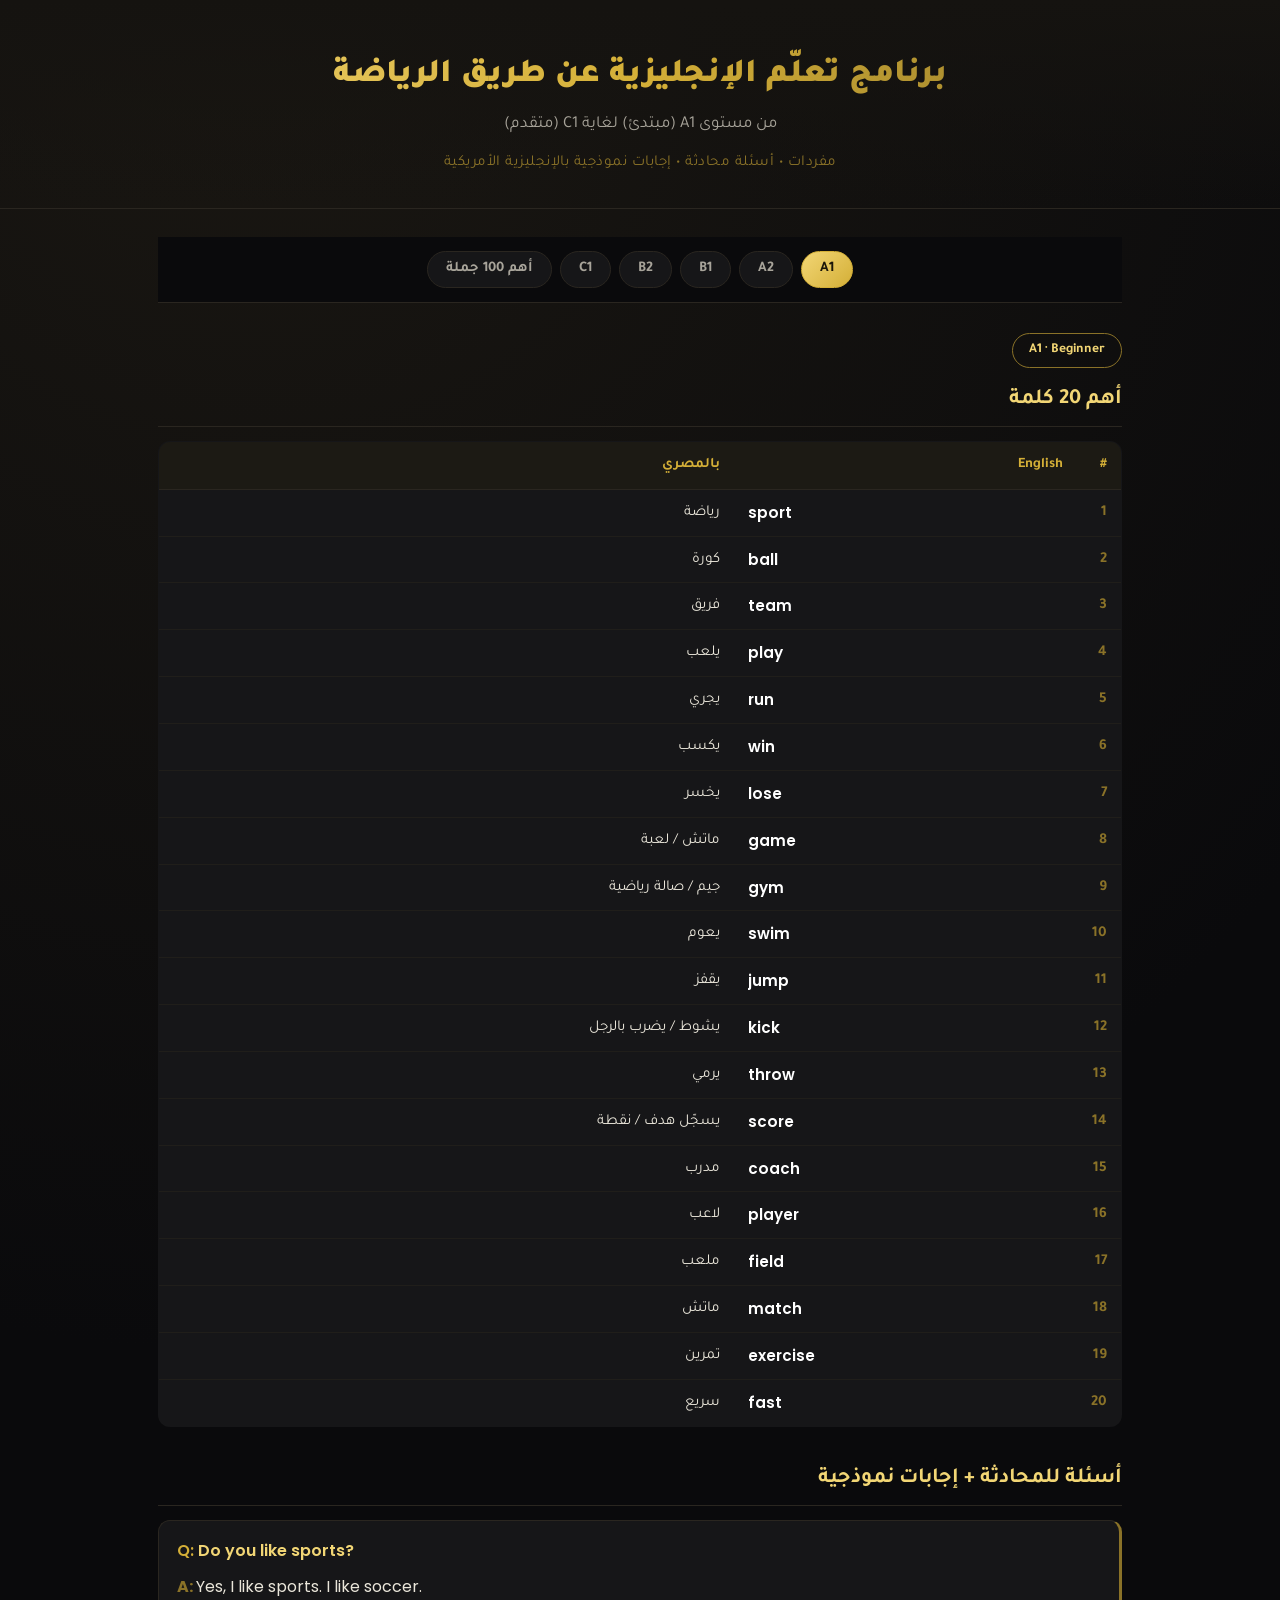
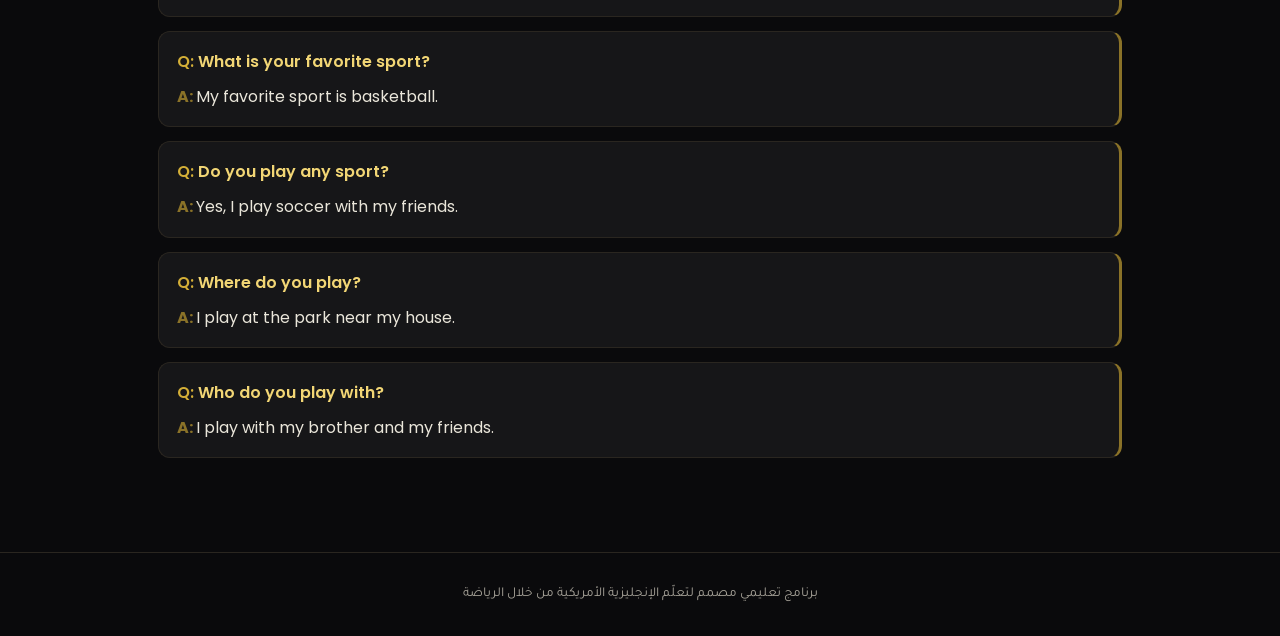
<file: New py Generate PDFWord From md/English With AI OLD/AI/sports_program-1.html>
<!DOCTYPE html>
<html lang="ar" dir="rtl">
<head>
<meta charset="UTF-8">
<meta name="viewport" content="width=device-width, initial-scale=1.0">
<title>برنامج اللغة الإنجليزية للرياضة | A1 → C1</title>
<link rel="preconnect" href="https://fonts.googleapis.com">
<link href="https://fonts.googleapis.com/css2?family=Tajawal:wght@400;500;700;900&family=Poppins:ital,wght@0,400;0,600;0,700;1,400&display=swap" rel="stylesheet">
<style>
  :root{
    --bg:#0a0a0c;
    --bg2:#111114;
    --card:#161618;
    --gold:#d4af37;
    --gold-light:#f2d675;
    --gold-dim:#8a7228;
    --text:#eae6da;
    --text-dim:#a8a49a;
    --border:#2a2620;
  }
  *{box-sizing:border-box;}
  body{
    margin:0;
    background:radial-gradient(circle at 20% 0%, #1a1712 0%, var(--bg) 55%);
    color:var(--text);
    font-family:'Tajawal','Poppins',sans-serif;
    line-height:1.7;
  }
  .en{ font-family:'Poppins','Tajawal',sans-serif; direction:ltr; unicode-bidi:isolate; }

  header{
    text-align:center;
    padding:48px 20px 32px;
    border-bottom:1px solid var(--border);
    background:linear-gradient(180deg,#151310,transparent);
  }
  header h1{
    font-size:2.1em;
    margin:0 0 6px;
    background:linear-gradient(90deg,var(--gold-light),var(--gold),var(--gold-dim));
    -webkit-background-clip:text;
    background-clip:text;
    color:transparent;
    font-weight:900;
  }
  header p{ color:var(--text-dim); margin:0; font-size:1.05em; }
  header .sub{ margin-top:10px; font-size:.95em; color:var(--gold-dim); letter-spacing:.5px;}

  .container{ max-width:1000px; margin:0 auto; padding:28px 18px 80px; }

  nav.tabs{
    display:flex;
    flex-wrap:wrap;
    gap:8px;
    justify-content:center;
    margin-bottom:30px;
    position:sticky;
    top:0;
    background:rgba(10,10,12,.92);
    backdrop-filter:blur(6px);
    padding:14px 8px;
    z-index:10;
    border-bottom:1px solid var(--border);
  }
  nav.tabs button{
    background:var(--card);
    color:var(--text-dim);
    border:1px solid var(--border);
    padding:9px 18px;
    border-radius:999px;
    font-family:inherit;
    font-weight:700;
    font-size:.92em;
    cursor:pointer;
    transition:.2s;
  }
  nav.tabs button:hover{ border-color:var(--gold-dim); color:var(--text); }
  nav.tabs button.active{
    background:linear-gradient(135deg,var(--gold-light),var(--gold));
    color:#1a1509;
    border-color:var(--gold);
  }

  .panel{ display:none; animation:fade .35s ease; }
  .panel.active{ display:block; }
  @keyframes fade{ from{opacity:0; transform:translateY(6px);} to{opacity:1; transform:translateY(0);} }

  .level-badge{
    display:inline-block;
    padding:5px 16px;
    border:1px solid var(--gold-dim);
    border-radius:999px;
    color:var(--gold-light);
    font-weight:700;
    font-size:.85em;
    margin-bottom:6px;
  }
  .section-title{
    font-size:1.35em;
    color:var(--gold-light);
    margin:34px 0 14px;
    padding-bottom:8px;
    border-bottom:1px solid var(--border);
    font-weight:700;
  }
  .section-title:first-of-type{ margin-top:8px; }

  table.vocab{ width:100%; border-collapse:collapse; background:var(--card); border-radius:12px; overflow:hidden; border:1px solid var(--border); }
  table.vocab th{
    background:#1c1a14;
    color:var(--gold);
    text-align:right;
    padding:11px 14px;
    font-size:.9em;
    border-bottom:1px solid var(--border);
  }
  table.vocab td{ padding:10px 14px; border-bottom:1px solid #201e1a; font-size:.95em; }
  table.vocab tr:last-child td{ border-bottom:none; }
  table.vocab tr:hover{ background:#1a1815; }
  table.vocab td.num{ color:var(--gold-dim); width:34px; font-weight:700; }
  table.vocab td.word{ direction:ltr; text-align:left; font-family:'Poppins',sans-serif; color:#fff; font-weight:600; }

  .qa-card{
    background:var(--card);
    border:1px solid var(--border);
    border-radius:12px;
    padding:16px 18px;
    margin-bottom:14px;
    border-right:3px solid var(--gold-dim);
  }
  .qa-card .q{ direction:ltr; text-align:left; color:var(--gold-light); font-family:'Poppins',sans-serif; font-weight:600; margin-bottom:8px; }
  .qa-card .q::before{ content:"Q: "; color:var(--gold); }
  .qa-card .a{ direction:ltr; text-align:left; color:var(--text); font-family:'Poppins',sans-serif; }
  .qa-card .a::before{ content:"A: "; color:var(--gold-dim); font-weight:700; }

  .sentence-list{ background:var(--card); border:1px solid var(--border); border-radius:12px; overflow:hidden; }
  .sentence-item{
    display:flex;
    gap:12px;
    align-items:flex-start;
    padding:11px 16px;
    border-bottom:1px solid #201e1a;
  }
  .sentence-item:last-child{ border-bottom:none; }
  .sentence-item:hover{ background:#1a1815; }
  .sentence-item .n{ color:var(--gold-dim); font-weight:700; min-width:26px; }
  .sentence-item .en{ color:#fff; flex:1; min-width:220px; }
  .sentence-item .ar{ color:var(--text-dim); flex:1; }

  .cat-title{
    color:var(--gold);
    font-weight:700;
    margin:26px 0 8px;
    font-size:1.05em;
  }

  footer{ text-align:center; color:var(--text-dim); padding:30px 12px; font-size:.85em; border-top:1px solid var(--border); }
</style>
</head>
<body>

<header>
  <h1>برنامج تعلّم الإنجليزية عن طريق الرياضة</h1>
  <p>من مستوى A1 (مبتدئ) لغاية C1 (متقدم)</p>
  <div class="sub">مفردات • أسئلة محادثة • إجابات نموذجية بالإنجليزية الأمريكية</div>
</header>

<div class="container">

  <nav class="tabs">
    <button class="tablink active" data-tab="a1">A1</button>
    <button class="tablink" data-tab="a2">A2</button>
    <button class="tablink" data-tab="b1">B1</button>
    <button class="tablink" data-tab="b2">B2</button>
    <button class="tablink" data-tab="c1">C1</button>
    <button class="tablink" data-tab="s100">أهم 100 جملة</button>
  </nav>

  <!-- ===================== A1 ===================== -->
  <div class="panel active" id="a1">
    <span class="level-badge">A1 · Beginner</span>
    <div class="section-title">أهم 20 كلمة</div>
    <table class="vocab">
      <tr><th class="num">#</th><th>English</th><th>بالمصري</th></tr>
      <tr><td class="num">1</td><td class="word">sport</td><td>رياضة</td></tr>
      <tr><td class="num">2</td><td class="word">ball</td><td>كورة</td></tr>
      <tr><td class="num">3</td><td class="word">team</td><td>فريق</td></tr>
      <tr><td class="num">4</td><td class="word">play</td><td>يلعب</td></tr>
      <tr><td class="num">5</td><td class="word">run</td><td>يجري</td></tr>
      <tr><td class="num">6</td><td class="word">win</td><td>يكسب</td></tr>
      <tr><td class="num">7</td><td class="word">lose</td><td>يخسر</td></tr>
      <tr><td class="num">8</td><td class="word">game</td><td>ماتش / لعبة</td></tr>
      <tr><td class="num">9</td><td class="word">gym</td><td>جيم / صالة رياضية</td></tr>
      <tr><td class="num">10</td><td class="word">swim</td><td>يعوم</td></tr>
      <tr><td class="num">11</td><td class="word">jump</td><td>يقفز</td></tr>
      <tr><td class="num">12</td><td class="word">kick</td><td>يشوط / يضرب بالرجل</td></tr>
      <tr><td class="num">13</td><td class="word">throw</td><td>يرمي</td></tr>
      <tr><td class="num">14</td><td class="word">score</td><td>يسجّل هدف / نقطة</td></tr>
      <tr><td class="num">15</td><td class="word">coach</td><td>مدرب</td></tr>
      <tr><td class="num">16</td><td class="word">player</td><td>لاعب</td></tr>
      <tr><td class="num">17</td><td class="word">field</td><td>ملعب</td></tr>
      <tr><td class="num">18</td><td class="word">match</td><td>ماتش</td></tr>
      <tr><td class="num">19</td><td class="word">exercise</td><td>تمرين</td></tr>
      <tr><td class="num">20</td><td class="word">fast</td><td>سريع</td></tr>
    </table>

    <div class="section-title">أسئلة للمحادثة + إجابات نموذجية</div>
    <div class="qa-card"><div class="q">Do you like sports?</div><div class="a">Yes, I like sports. I like soccer.</div></div>
    <div class="qa-card"><div class="q">What is your favorite sport?</div><div class="a">My favorite sport is basketball.</div></div>
    <div class="qa-card"><div class="q">Do you play any sport?</div><div class="a">Yes, I play soccer with my friends.</div></div>
    <div class="qa-card"><div class="q">Where do you play?</div><div class="a">I play at the park near my house.</div></div>
    <div class="qa-card"><div class="q">Who do you play with?</div><div class="a">I play with my brother and my friends.</div></div>
  </div>

  <!-- ===================== A2 ===================== -->
  <div class="panel" id="a2">
    <span class="level-badge">A2 · Elementary</span>
    <div class="section-title">أهم 20 كلمة</div>
    <table class="vocab">
      <tr><th class="num">#</th><th>English</th><th>بالمصري</th></tr>
      <tr><td class="num">1</td><td class="word">stadium</td><td>استاد</td></tr>
      <tr><td class="num">2</td><td class="word">tournament</td><td>بطولة</td></tr>
      <tr><td class="num">3</td><td class="word">referee</td><td>حكم</td></tr>
      <tr><td class="num">4</td><td class="word">goal</td><td>هدف</td></tr>
      <tr><td class="num">5</td><td class="word">championship</td><td>بطولة كبرى</td></tr>
      <tr><td class="num">6</td><td class="word">practice</td><td>تمرين</td></tr>
      <tr><td class="num">7</td><td class="word">training</td><td>تدريب</td></tr>
      <tr><td class="num">8</td><td class="word">injury</td><td>إصابة</td></tr>
      <tr><td class="num">9</td><td class="word">athlete</td><td>رياضي محترف</td></tr>
      <tr><td class="num">10</td><td class="word">competition</td><td>منافسة</td></tr>
      <tr><td class="num">11</td><td class="word">defense</td><td>دفاع</td></tr>
      <tr><td class="num">12</td><td class="word">offense</td><td>هجوم</td></tr>
      <tr><td class="num">13</td><td class="word">teammate</td><td>زميل في الفريق</td></tr>
      <tr><td class="num">14</td><td class="word">uniform</td><td>زي الفريق</td></tr>
      <tr><td class="num">15</td><td class="word">whistle</td><td>صافرة</td></tr>
      <tr><td class="num">16</td><td class="word">victory</td><td>انتصار</td></tr>
      <tr><td class="num">17</td><td class="word">defeat</td><td>هزيمة</td></tr>
      <tr><td class="num">18</td><td class="word">warm-up</td><td>إحماء</td></tr>
      <tr><td class="num">19</td><td class="word">stretch</td><td>يتمطط</td></tr>
      <tr><td class="num">20</td><td class="word">fitness</td><td>لياقة بدنية</td></tr>
    </table>

    <div class="section-title">أسئلة للمحادثة + إجابات نموذجية</div>
    <div class="qa-card"><div class="q">How often do you exercise?</div><div class="a">I exercise three times a week at the gym.</div></div>
    <div class="qa-card"><div class="q">What sports did you play as a child?</div><div class="a">When I was a child, I played soccer and swimming.</div></div>
    <div class="qa-card"><div class="q">Do you prefer team sports or individual sports?</div><div class="a">I prefer team sports because I like playing with my friends.</div></div>
    <div class="qa-card"><div class="q">What equipment do you need for your sport?</div><div class="a">For soccer, I need a ball, shoes, and a uniform.</div></div>
    <div class="qa-card"><div class="q">Have you ever won a competition?</div><div class="a">Yes, I won a small tournament last year with my team.</div></div>
  </div>

  <!-- ===================== B1 ===================== -->
  <div class="panel" id="b1">
    <span class="level-badge">B1 · Intermediate</span>
    <div class="section-title">أهم 20 كلمة</div>
    <table class="vocab">
      <tr><th class="num">#</th><th>English</th><th>بالمصري</th></tr>
      <tr><td class="num">1</td><td class="word">endurance</td><td>قدرة على التحمل</td></tr>
      <tr><td class="num">2</td><td class="word">technique</td><td>أسلوب / تكنيك</td></tr>
      <tr><td class="num">3</td><td class="word">strategy</td><td>استراتيجية</td></tr>
      <tr><td class="num">4</td><td class="word">opponent</td><td>الخصم</td></tr>
      <tr><td class="num">5</td><td class="word">qualify</td><td>يتأهل</td></tr>
      <tr><td class="num">6</td><td class="word">eliminate</td><td>يقصي / يخرج من المسابقة</td></tr>
      <tr><td class="num">7</td><td class="word">record (n.)</td><td>رقم قياسي</td></tr>
      <tr><td class="num">8</td><td class="word">overtime</td><td>وقت إضافي</td></tr>
      <tr><td class="num">9</td><td class="word">penalty</td><td>ضربة جزاء</td></tr>
      <tr><td class="num">10</td><td class="word">substitute</td><td>بديل</td></tr>
      <tr><td class="num">11</td><td class="word">tactic</td><td>خطة / تكتيك</td></tr>
      <tr><td class="num">12</td><td class="word">sportsmanship</td><td>روح رياضية</td></tr>
      <tr><td class="num">13</td><td class="word">spectator</td><td>متفرج</td></tr>
      <tr><td class="num">14</td><td class="word">league</td><td>دوري</td></tr>
      <tr><td class="num">15</td><td class="word">draft</td><td>نظام اختيار اللاعبين</td></tr>
      <tr><td class="num">16</td><td class="word">contract</td><td>عقد</td></tr>
      <tr><td class="num">17</td><td class="word">sponsor</td><td>راعي / شركة راعية</td></tr>
      <tr><td class="num">18</td><td class="word">broadcast</td><td>بث</td></tr>
      <tr><td class="num">19</td><td class="word">commentary</td><td>تعليق رياضي</td></tr>
      <tr><td class="num">20</td><td class="word">rivalry</td><td>ندية / منافسة تاريخية</td></tr>
    </table>

    <div class="section-title">أسئلة للمحادثة + إجابات نموذجية</div>
    <div class="qa-card"><div class="q">What's the difference between a hobby and a professional sport for you?</div><div class="a">A hobby is something you do for fun in your free time, but a professional sport is a career where athletes train every day and get paid to compete.</div></div>
    <div class="qa-card"><div class="q">Describe a memorable sports match you watched.</div><div class="a">I remember watching a championship game that went into overtime. Both teams played with incredible energy, and the winning goal came in the final seconds.</div></div>
    <div class="qa-card"><div class="q">Why do you think sportsmanship is important?</div><div class="a">Sportsmanship is important because it teaches respect, fairness, and how to handle both winning and losing gracefully.</div></div>
    <div class="qa-card"><div class="q">How has technology changed sports?</div><div class="a">Technology has changed sports a lot, especially with video replays, fitness trackers, and better training equipment that help athletes improve.</div></div>
    <div class="qa-card"><div class="q">What's your opinion on sports salaries?</div><div class="a">I think some salaries are too high compared to other important jobs, but I understand that sports generate huge amounts of money.</div></div>
  </div>

  <!-- ===================== B2 ===================== -->
  <div class="panel" id="b2">
    <span class="level-badge">B2 · Upper-Intermediate</span>
    <div class="section-title">أهم 20 كلمة</div>
    <table class="vocab">
      <tr><th class="num">#</th><th>English</th><th>بالمصري</th></tr>
      <tr><td class="num">1</td><td class="word">momentum</td><td>زخم</td></tr>
      <tr><td class="num">2</td><td class="word">underdog</td><td>الطرف المتوقع خسارته</td></tr>
      <tr><td class="num">3</td><td class="word">veteran</td><td>لاعب مخضرم</td></tr>
      <tr><td class="num">4</td><td class="word">rookie</td><td>لاعب مبتدئ</td></tr>
      <tr><td class="num">5</td><td class="word">benchmark</td><td>معيار</td></tr>
      <tr><td class="num">6</td><td class="word">resilience</td><td>صمود</td></tr>
      <tr><td class="num">7</td><td class="word">discipline</td><td>انضباط</td></tr>
      <tr><td class="num">8</td><td class="word">adrenaline</td><td>الإثارة / هرمون الأدرينالين</td></tr>
      <tr><td class="num">9</td><td class="word">stamina</td><td>قدرة تحمل بدني</td></tr>
      <tr><td class="num">10</td><td class="word">conditioning</td><td>تهيئة بدنية</td></tr>
      <tr><td class="num">11</td><td class="word">recruit</td><td>يضم لاعب جديد</td></tr>
      <tr><td class="num">12</td><td class="word">scholarship</td><td>منحة دراسية رياضية</td></tr>
      <tr><td class="num">13</td><td class="word">doping</td><td>تعاطي منشطات</td></tr>
      <tr><td class="num">14</td><td class="word">controversy</td><td>جدل</td></tr>
      <tr><td class="num">15</td><td class="word">playoff</td><td>الأدوار الإقصائية</td></tr>
      <tr><td class="num">16</td><td class="word">elimination</td><td>إقصاء</td></tr>
      <tr><td class="num">17</td><td class="word">dynasty</td><td>فريق مهيمن لفترة طويلة</td></tr>
      <tr><td class="num">18</td><td class="word">legacy</td><td>إرث</td></tr>
      <tr><td class="num">19</td><td class="word">comeback</td><td>عودة قوية</td></tr>
      <tr><td class="num">20</td><td class="word">milestone</td><td>إنجاز / محطة فارقة</td></tr>
    </table>

    <div class="section-title">أسئلة للمحادثة + إجابات نموذجية</div>
    <div class="qa-card"><div class="q">Do you think doping should be more heavily punished? Why?</div><div class="a">Yes, I believe doping should carry stricter penalties because it undermines fair competition and puts pressure on clean athletes to cheat as well.</div></div>
    <div class="qa-card"><div class="q">How do you think youth sports culture affects children's development?</div><div class="a">Youth sports can build discipline and teamwork, but excessive pressure from parents or coaches can lead to burnout and take the joy out of the game.</div></div>
    <div class="qa-card"><div class="q">What role do sponsors play in modern sports?</div><div class="a">Sponsors provide the funding that keeps leagues and athletes financially viable, but their influence can sometimes shift the focus toward marketing over the sport itself.</div></div>
    <div class="qa-card"><div class="q">Discuss the impact of injuries on an athlete's career.</div><div class="a">A serious injury can derail an athlete's career, forcing early retirement or a long, difficult recovery that affects their performance and confidence.</div></div>
    <div class="qa-card"><div class="q">How do underdog stories affect fans' emotional connection to sports?</div><div class="a">Underdog stories create a powerful emotional bond because fans root for the team that overcomes the odds, which makes victory feel more meaningful.</div></div>
  </div>

  <!-- ===================== C1 ===================== -->
  <div class="panel" id="c1">
    <span class="level-badge">C1 · Advanced</span>
    <div class="section-title">أهم 20 كلمة</div>
    <table class="vocab">
      <tr><th class="num">#</th><th>English</th><th>بالمصري</th></tr>
      <tr><td class="num">1</td><td class="word">attrition</td><td>استنزاف</td></tr>
      <tr><td class="num">2</td><td class="word">tenacity</td><td>إصرار وعناد</td></tr>
      <tr><td class="num">3</td><td class="word">camaraderie</td><td>روح الفريق / الألفة</td></tr>
      <tr><td class="num">4</td><td class="word">adversity</td><td>الشدائد / الظروف الصعبة</td></tr>
      <tr><td class="num">5</td><td class="word">juggernaut</td><td>قوة جبارة لا تُقهر</td></tr>
      <tr><td class="num">6</td><td class="word">trajectory</td><td>مسار المسيرة</td></tr>
      <tr><td class="num">7</td><td class="word">scrutiny</td><td>تدقيق ومراقبة</td></tr>
      <tr><td class="num">8</td><td class="word">arbitration</td><td>تحكيم قانوني</td></tr>
      <tr><td class="num">9</td><td class="word">endorsement</td><td>إعلان/رعاية شخصية للاعب</td></tr>
      <tr><td class="num">10</td><td class="word">antitrust</td><td>مكافحة الاحتكار</td></tr>
      <tr><td class="num">11</td><td class="word">unprecedented</td><td>غير مسبوق</td></tr>
      <tr><td class="num">12</td><td class="word">formidable</td><td>قوي جدًا / مرعب</td></tr>
      <tr><td class="num">13</td><td class="word">relentless</td><td>لا يكل ولا يمل</td></tr>
      <tr><td class="num">14</td><td class="word">exemplary</td><td>نموذجي يُحتذى به</td></tr>
      <tr><td class="num">15</td><td class="word">philanthropic</td><td>خيري / إنساني</td></tr>
      <tr><td class="num">16</td><td class="word">synergy</td><td>تكامل وتناغم</td></tr>
      <tr><td class="num">17</td><td class="word">meritocracy</td><td>نظام الجدارة</td></tr>
      <tr><td class="num">18</td><td class="word">catalyst</td><td>عامل محفز</td></tr>
      <tr><td class="num">19</td><td class="word">litigation</td><td>نزاع/قضية قانونية</td></tr>
      <tr><td class="num">20</td><td class="word">gravitas</td><td>هيبة ووقار</td></tr>
    </table>

    <div class="section-title">أسئلة للمحادثة + إجابات نموذجية</div>
    <div class="qa-card"><div class="q">To what extent should sports organizations be held accountable for the mental health of athletes?</div><div class="a">I'd argue organizations bear significant responsibility, since the intense scrutiny and pressure athletes face are direct products of the system; providing robust psychological support shouldn't be optional.</div></div>
    <div class="qa-card"><div class="q">How has the commercialization of sports affected its original spirit of competition?</div><div class="a">Commercialization has undeniably shifted priorities toward revenue and entertainment value, sometimes at the expense of grassroots development, though it has also expanded opportunities for athletes worldwide.</div></div>
    <div class="qa-card"><div class="q">Discuss the ethical implications of genetic engineering in athletic performance.</div><div class="a">Genetic engineering raises profound questions about fairness and what we consider a "natural" achievement, potentially creating an unbridgeable gap between enhanced and unenhanced athletes.</div></div>
    <div class="qa-card"><div class="q">What's your view on the relationship between national identity and international sports competitions?</div><div class="a">International competitions often become a proxy for national pride, which can unite people constructively but also fuel unhealthy rivalries that go beyond the sport itself.</div></div>
    <div class="qa-card"><div class="q">How might AI and data analytics reshape coaching and strategy in the coming decade?</div><div class="a">AI will likely give coaches unprecedented insight into player performance and opposition tendencies, though the human elements of leadership and motivation will remain irreplaceable.</div></div>
  </div>

  <!-- ===================== 100 SENTENCES ===================== -->
  <div class="panel" id="s100">
    <span class="level-badge">Real-Life American English</span>
    <div class="section-title">أكتر 100 جملة استخدامًا في أمريكا في مجال الرياضة</div>

    <div class="cat-title">🗣️ كلام عام</div>
    <div class="sentence-list" id="cat1"></div>

    <div class="cat-title">📺 كلام المشجعين والمتابعة</div>
    <div class="sentence-list" id="cat2"></div>

    <div class="cat-title">🏃 اللعب والتمرين</div>
    <div class="sentence-list" id="cat3"></div>

    <div class="cat-title">🎙️ التعليق والتحليل</div>
    <div class="sentence-list" id="cat4"></div>

    <div class="cat-title">💪 التشجيع</div>
    <div class="sentence-list" id="cat5"></div>

    <div class="cat-title">🏆 بعد الماتش والنتيجة</div>
    <div class="sentence-list" id="cat6"></div>

    <div class="cat-title">👕 الفرق والدوري</div>
    <div class="sentence-list" id="cat7"></div>

    <div class="cat-title">🏋️ الجيم واللياقة</div>
    <div class="sentence-list" id="cat8"></div>

    <div class="cat-title">✨ عام / متفرقات</div>
    <div class="sentence-list" id="cat9"></div>
  </div>

</div>

<footer>برنامج تعليمي مصمم لتعلّم الإنجليزية الأمريكية من خلال الرياضة</footer>

<script>
  const tabs = document.querySelectorAll('.tablink');
  tabs.forEach(btn=>{
    btn.addEventListener('click', ()=>{
      tabs.forEach(b=>b.classList.remove('active'));
      document.querySelectorAll('.panel').forEach(p=>p.classList.remove('active'));
      btn.classList.add('active');
      document.getElementById(btn.dataset.tab).classList.add('active');
    });
  });

  const data = {
    cat1: [
      ["Do you follow any sports?","انت بتتابع رياضة؟"],
      ["What's your favorite team?","ايه فريقك المفضل؟"],
      ["I'm a huge fan of the Lakers.","أنا فان كبير لفريق الليكرز."],
      ["Let's watch the game tonight.","يلا نتفرج على الماتش الليلة."],
      ["What time does the game start?","الماتش هيبدأ الساعة كام؟"],
      ["Who's playing tonight?","مين اللي هيلعب الليلة؟"],
      ["I never miss a game.","أنا مش بفوّت ماتش خالص."],
      ["Are you going to the stadium?","هتروح الاستاد؟"],
      ["I have tickets for the game.","معايا تذاكر للماتش."],
      ["Let's grab some snacks before the game.","يلا ناخد سناكس قبل الماتش."]
    ],
    cat2: [
      ["What's the score?","النتيجة كام؟"],
      ["They're winning by ten points.","هما فايزين بعشر نقط."],
      ["It's a tie game.","الماتش تعادل."],
      ["We're losing, but there's still time.","احنا خسرانين، بس لسه فيه وقت."],
      ["That was an amazing shot!","دي تسديدة رهيبة!"],
      ["What a save!","يا سلام على التصدي ده!"],
      ["He scored again!","سجّل تاني!"],
      ["That's a foul!","دي فاول!"],
      ["The referee made the wrong call.","الحكم غلط في القرار."],
      ["Come on, let's go!","يلا بينا!"],
      ["Defense! Defense!","دفاع! دفاع!"],
      ["I can't believe they lost.","مش مصدق إنهم خسروا."],
      ["That was a close game.","الماتش كان قريّب جدًا."],
      ["Overtime is so exciting.","الوقت الإضافي مثير جدًا."],
      ["He's the best player on the team.","هو أحسن لاعب في الفريق."]
    ],
    cat3: [
      ["I play basketball every weekend.","بلعب باسكت كل ويكند."],
      ["Do you want to play a pickup game?","عايز نلعب ماتش سريع؟"],
      ["I need to warm up first.","محتاج أسخّن الأول."],
      ["Let's shoot some hoops.","يلا نلعب شوية شوتات."],
      ["I'm going for a run this morning.","هاجري شوية الصبح ده."],
      ["I hit the gym every day.","بروح الجيم كل يوم."],
      ["Let's play one-on-one.","يلا نلعب واحد ضد واحد."],
      ["I'm working on my technique.","بشتغل على أسلوبي."],
      ["He has a strong throw.","رمِيته قوية."],
      ["She's really fast on the court.","هي سريعة جدًا في الملعب."],
      ["I pulled a muscle.","حصلي شد عضلي."],
      ["Take it easy, don't overdo it.","خد بالك، متزودّش."],
      ["Let's do some stretching first.","يلا نعمل تمطيط الأول."],
      ["I need new running shoes.","محتاج جزمة جري جديدة."],
      ["Are you sore from yesterday's workout?","عضلاتك واجعاك من تمرين إمبارح؟"]
    ],
    cat4: [
      ["He's on fire tonight.","النهاردة شغال زي النار."],
      ["They need to step up their game.","لازم يرفعوا مستواهم."],
      ["This team has great chemistry.","الفريق ده عنده انسجام رهيب."],
      ["Their defense is really solid.","دفاعهم قوي جدًا."],
      ["He's a game changer.","هو بيغيّر مجرى اللعبة."],
      ["That was a huge upset.","دي كانت مفاجأة كبيرة."],
      ["They're the underdogs in this match.","هما الطرف المتوقّع خسارته في الماتش ده."],
      ["He's having a career year.","ده أحسن موسم في مشواره."],
      ["The coach called a timeout.","المدرب طلب تايم أوت."],
      ["They need a strong second half.","محتاجين شوط تاني قوي."]
    ],
    cat5: [
      ["Good job, keep it up!","برافو عليك، كمّل كده!"],
      ["You've got this!","انت قدها!"],
      ["Don't give up!","متستسلمش!"],
      ["Nice shot!","تسديدة حلوة!"],
      ["Great pass!","باسة جامدة!"],
      ["Way to go!","كده بالظبط!"],
      ["Push harder!","اجتهد أكتر!"],
      ["Almost there, keep pushing!","قرّبت خلصت، كمّل!"],
      ["You played really well today.","انت لعبت كويس جدًا النهاردة."],
      ["That was a great effort.","ده مجهود رائع."]
    ],
    cat6: [
      ["We won!","احنا كسبنا!"],
      ["We lost, but we played hard.","خسرنا، بس لعبنا بكل قوتنا."],
      ["It was a great game overall.","كان ماتش حلو عمومًا."],
      ["They dominated the whole game.","هما سيطروا على الماتش كله."],
      ["It came down to the last second.","اتحسمت في آخر ثانية."],
      ["What a comeback!","يا سلام على العودة دي!"],
      ["They blew a big lead.","ضيّعوا فارق كبير."],
      ["Better luck next time.","حظ أوفر المرة الجاية."],
      ["That's a tough loss to swallow.","الخسارة دي صعب تتقبّلها."],
      ["They deserved the win.","هما يستاهلوا الفوز."]
    ],
    cat7: [
      ["Which team do you root for?","انت بتشجع مين؟"],
      ["I've been a fan since I was a kid.","أنا فان من وأنا صغير."],
      ["Our team made the playoffs.","فريقنا وصل للأدوار الإقصائية."],
      ["They got knocked out in the first round.","اتقصّوا من الدور الأول."],
      ["He got traded to another team.","اتباع لفريق تاني."],
      ["He signed a new contract.","وقّع عقد جديد."],
      ["She's a free agent now.","هي لاعبة حرة دلوقتي."],
      ["The draft is coming up soon.","نظام اختيار اللاعبين الجديد قرّب."],
      ["They're rebuilding the team this season.","بيعيدوا بناء الفريق الموسم ده."],
      ["This is a rebuilding year for us.","الموسم ده موسم إعادة بناء بالنسبالنا."]
    ],
    cat8: [
      ["I'm trying to get in shape.","بحاول أرجع لياقتي."],
      ["I've been hitting the weights hard.","باشتغل بجد على الأوزان."],
      ["Cardio isn't really my thing.","الكارديو مش بتاعي أوي."],
      ["I need a rest day.","محتاج يوم راحة."],
      ["Let's spot each other.","يلا نأمّن على بعض."],
      ["I'm trying to build muscle.","بحاول أبني عضل."],
      ["I need to work on my endurance.","محتاج أشتغل على قدرة التحمل بتاعتي."],
      ["Don't skip leg day.","متسيبش يوم الرجل."],
      ["I'm on a training plan.","أنا ماشي على خطة تدريب."],
      ["My coach pushes me really hard.","مدربي بيضغط عليا جدًا."]
    ],
    cat9: [
      ["Sports bring people together.","الرياضة بتجمع الناس."],
      ["That was one for the history books.","ده ماتش هيتسجل في التاريخ."],
      ["He's a legend in this sport.","هو أسطورة في الرياضة دي."],
      ["They have a huge rivalry.","بينهم ندية قوية."],
      ["It's do or die for them now.","دلوقتي إما يفوزوا إما يخرجوا خالص."],
      ["Every point matters now.","كل نقطة بقت مهمة دلوقتي."],
      ["This game is a must-win.","الماتش ده لازم يتكسب."],
      ["I bet on the wrong team.","راهنت على الفريق الغلط."],
      ["Let's catch the highlights later.","يلا نتفرج على أهم اللقطات بعدين."],
      ["Sports never fail to surprise me.","الرياضة دايمًا بتفاجئني."]
    ]
  };

  let counter = 1;
  Object.keys(data).forEach(catId=>{
    const container = document.getElementById(catId);
    data[catId].forEach(([en,ar])=>{
      const row = document.createElement('div');
      row.className='sentence-item';
      row.innerHTML = `<div class="n">${counter}</div><div class="en">${en}</div><div class="ar">${ar}</div>`;
      container.appendChild(row);
      counter++;
    });
  });
</script>

</body>
</html>
</file>
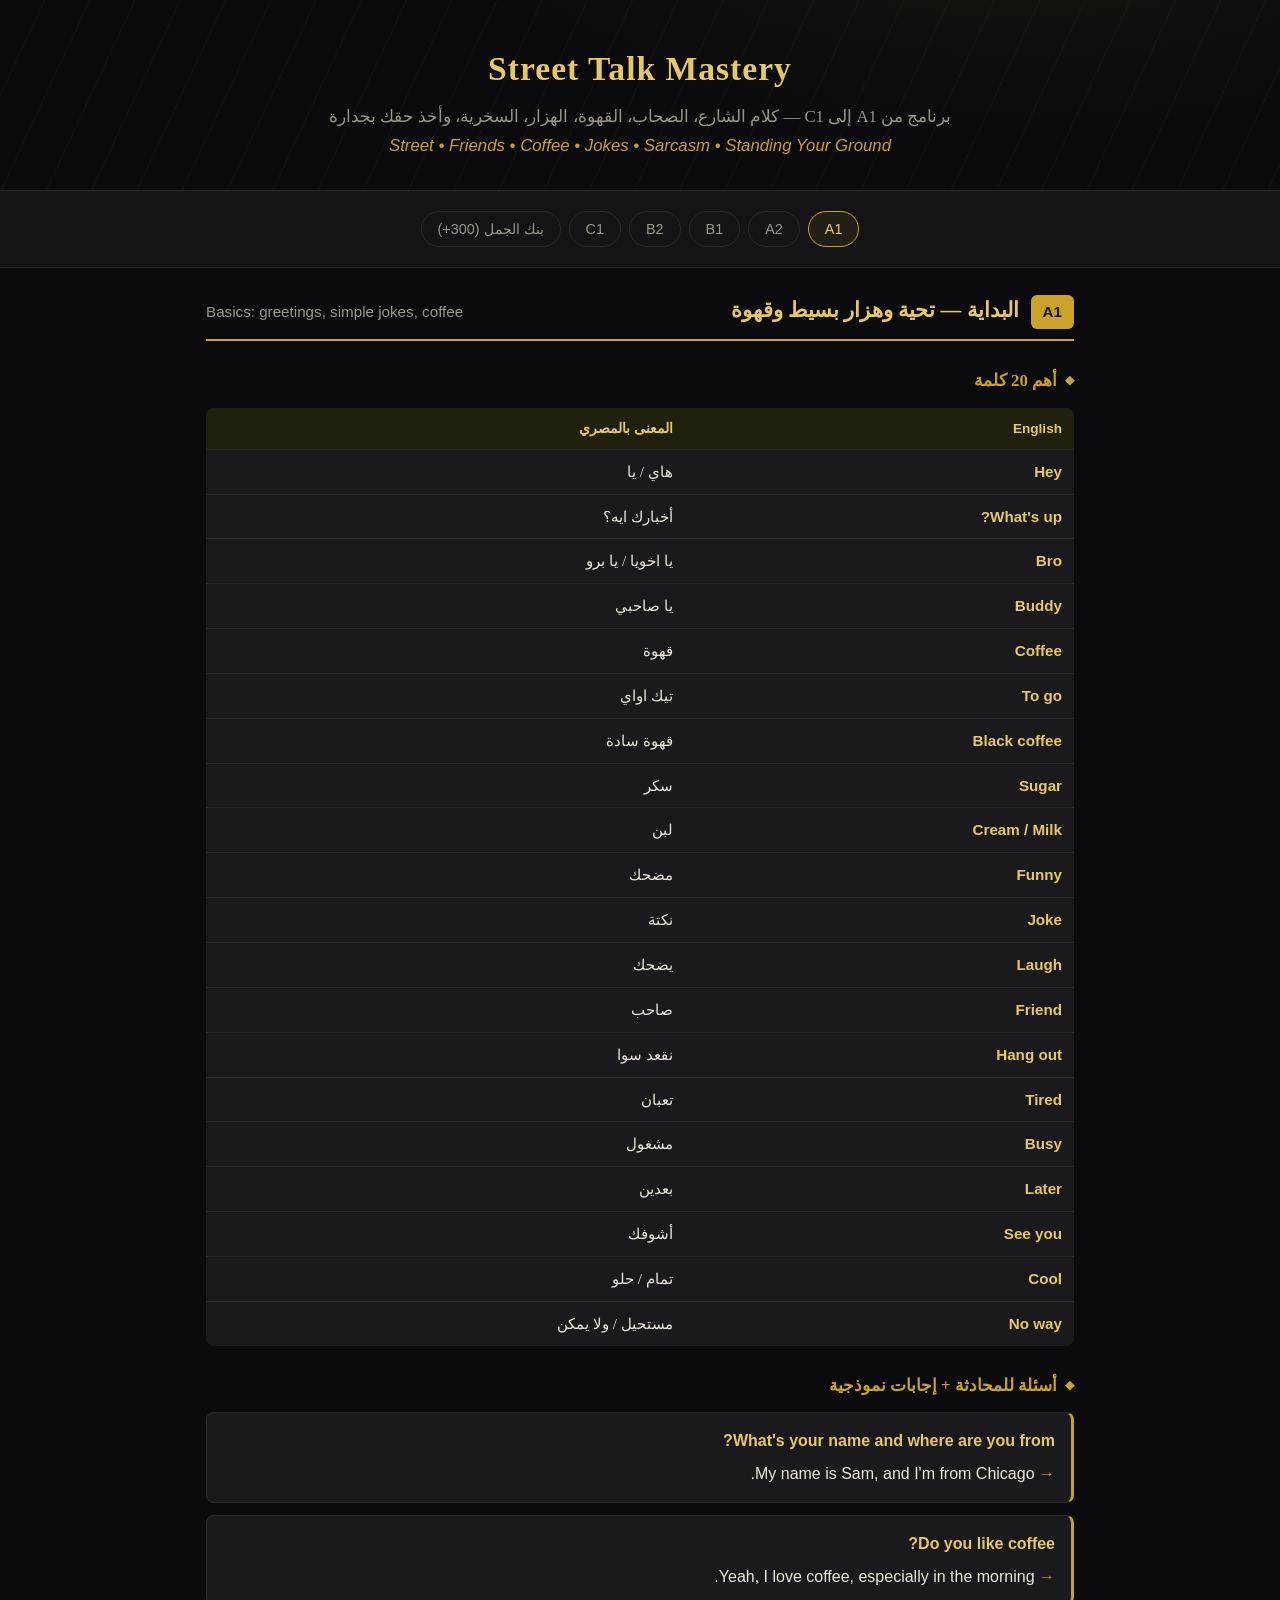
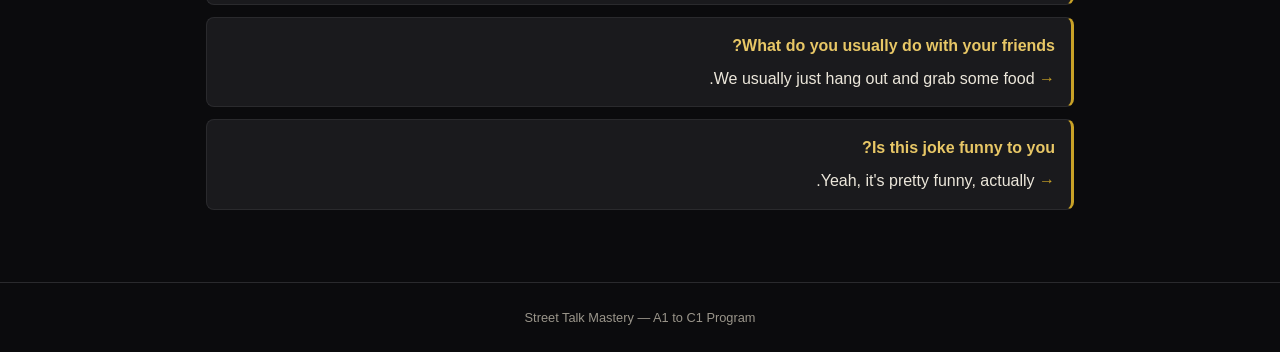
<file: New py Generate PDFWord From md/English With AI OLD/AI/street_talk_program-2.html>
<!DOCTYPE html>
<html lang="ar" dir="rtl">
<head>
<meta charset="UTF-8">
<meta name="viewport" content="width=device-width, initial-scale=1.0">
<title>Street Talk Mastery — من الشارع للثقة الكاملة</title>
<style>
  :root{
    --bg:#0b0b0d;
    --bg-alt:#141416;
    --card:#1a1a1d;
    --gold:#c9a227;
    --gold-bright:#e8c766;
    --text:#ece7db;
    --text-dim:#9a958a;
    --line:#2a2a2d;
  }
  *{box-sizing:border-box;}
  body{
    margin:0;
    background:radial-gradient(1200px 600px at 80% -10%, #1c1a10 0%, var(--bg) 55%);
    color:var(--text);
    font-family: 'Georgia', 'Amiri', serif;
    line-height:1.7;
  }
  .en{ font-family: 'Trebuchet MS', 'Segoe UI', sans-serif; }
  header{
    padding:40px 20px 30px;
    text-align:center;
    border-bottom:1px solid var(--line);
    position:relative;
    overflow:hidden;
  }
  header::before{
    content:"";
    position:absolute; inset:0;
    background: repeating-linear-gradient(115deg, transparent 0 40px, rgba(201,162,39,0.04) 40px 41px);
    pointer-events:none;
  }
  header h1{
    font-size:2.1em;
    margin:0 0 6px;
    color:var(--gold-bright);
    letter-spacing:1px;
  }
  header .sub{
    color:var(--text-dim);
    font-size:1.05em;
  }
  header .sub .en{ color:var(--gold); font-style:italic; }

  nav.levels{
    display:flex;
    flex-wrap:wrap;
    gap:8px;
    justify-content:center;
    padding:20px 12px;
    background:var(--bg-alt);
    border-bottom:1px solid var(--line);
    position:sticky; top:0; z-index:10;
  }
  nav.levels button{
    background:transparent;
    border:1px solid var(--line);
    color:var(--text-dim);
    padding:9px 16px;
    border-radius:30px;
    cursor:pointer;
    font-family:'Trebuchet MS',sans-serif;
    font-size:0.9em;
    transition:all .2s;
  }
  nav.levels button.active, nav.levels button:hover{
    border-color:var(--gold);
    color:var(--gold-bright);
    background:rgba(201,162,39,0.08);
  }

  main{ max-width:900px; margin:0 auto; padding:24px 16px 60px; }

  section.level{ display:none; animation:fade .3s ease; }
  section.level.active{ display:block; }
  @keyframes fade{ from{opacity:0; transform:translateY(6px);} to{opacity:1; transform:translateY(0);} }

  .level-head{
    display:flex; align-items:baseline; gap:12px;
    border-bottom:2px solid var(--gold); padding-bottom:10px; margin-bottom:20px;
  }
  .level-head .badge{
    font-family:'Trebuchet MS',sans-serif;
    background:var(--gold); color:#1a1607;
    padding:4px 12px; border-radius:6px; font-weight:bold; font-size:0.95em;
  }
  .level-head h2{ margin:0; color:var(--gold-bright); font-size:1.3em; }
  .level-head .theme{ color:var(--text-dim); font-size:0.95em; margin-right:auto; }

  h3.section-title{
    color:var(--gold); font-size:1.05em; margin:26px 0 12px;
    display:flex; align-items:center; gap:8px;
  }
  h3.section-title::before{ content:"◆"; color:var(--gold); font-size:0.7em; }

  table.vocab{ width:100%; border-collapse:collapse; background:var(--card); border-radius:8px; overflow:hidden; }
  table.vocab th{
    background:#20200f; color:var(--gold-bright); text-align:right; padding:9px 12px;
    font-size:0.85em; font-family:'Trebuchet MS',sans-serif; border-bottom:1px solid var(--line);
  }
  table.vocab td{ padding:9px 12px; border-bottom:1px solid var(--line); font-size:0.95em; vertical-align:top; }
  table.vocab tr:last-child td{ border-bottom:none; }
  table.vocab td.en{ color:var(--gold-bright); font-weight:bold; }
  table.vocab tr:hover{ background:rgba(201,162,39,0.05); }

  .qa-card{
    background:var(--card); border:1px solid var(--line); border-right:3px solid var(--gold);
    border-radius:8px; padding:14px 16px; margin-bottom:12px;
  }
  .qa-card .q{ color:var(--gold-bright); font-family:'Trebuchet MS',sans-serif; font-weight:bold; margin-bottom:6px; }
  .qa-card .a{ color:var(--text); }
  .qa-card .a::before{ content:"→ "; color:var(--gold); }

  /* sentence bank */
  .bank-tabs{ display:flex; flex-wrap:wrap; gap:6px; margin-bottom:16px; }
  .bank-tabs button{
    background:transparent; border:1px solid var(--line); color:var(--text-dim);
    padding:7px 12px; border-radius:20px; font-size:0.82em; cursor:pointer;
    font-family:'Trebuchet MS',sans-serif;
  }
  .bank-tabs button.active{ border-color:var(--gold); color:var(--gold-bright); background:rgba(201,162,39,0.08); }
  .bank-cat{ display:none; }
  .bank-cat.active{ display:block; }
  .sentence-row{
    display:flex; justify-content:space-between; gap:12px;
    padding:10px 4px; border-bottom:1px solid var(--line);
    font-size:0.93em;
  }
  .sentence-row:hover{ background:rgba(201,162,39,0.04); }
  .sentence-row .num{ color:var(--gold); min-width:26px; font-family:'Trebuchet MS',sans-serif; font-size:0.85em; }
  .sentence-row .eng{ flex:2; color:var(--gold-bright); }
  .sentence-row .arb{ flex:2; color:var(--text-dim); text-align:right; }

  .count-note{
    text-align:center; color:var(--text-dim); font-size:0.85em; margin-top:18px;
    border-top:1px dashed var(--line); padding-top:14px;
  }
  footer{ text-align:center; color:var(--text-dim); font-size:0.8em; padding:24px; border-top:1px solid var(--line); }
</style>
</head>
<body>

<header>
  <h1>Street Talk Mastery</h1>
  <div class="sub">برنامج من A1 إلى C1 — كلام الشارع، الصحاب، القهوة، الهزار، السخرية، وأخذ حقك بجدارة<br>
  <span class="en">Street • Friends • Coffee • Jokes • Sarcasm • Standing Your Ground</span></div>
</header>

<nav class="levels" id="levelNav">
  <button data-level="a1" class="active">A1</button>
  <button data-level="a2">A2</button>
  <button data-level="b1">B1</button>
  <button data-level="b2">B2</button>
  <button data-level="c1">C1</button>
  <button data-level="bank">بنك الجمل (300+)</button>
</nav>

<main>

<!-- A1 -->
<section class="level active" id="a1">
  <div class="level-head">
    <span class="badge">A1</span>
    <h2>البداية — تحية وهزار بسيط وقهوة</h2>
    <span class="theme en">Basics: greetings, simple jokes, coffee</span>
  </div>

  <h3 class="section-title">أهم 20 كلمة</h3>
  <table class="vocab">
    <tr><th>English</th><th>المعنى بالمصري</th></tr>
    <tr><td class="en">Hey</td><td>هاي / يا</td></tr>
    <tr><td class="en">What's up?</td><td>أخبارك ايه؟</td></tr>
    <tr><td class="en">Bro</td><td>يا اخويا / يا برو</td></tr>
    <tr><td class="en">Buddy</td><td>يا صاحبي</td></tr>
    <tr><td class="en">Coffee</td><td>قهوة</td></tr>
    <tr><td class="en">To go</td><td>تيك اواي</td></tr>
    <tr><td class="en">Black coffee</td><td>قهوة سادة</td></tr>
    <tr><td class="en">Sugar</td><td>سكر</td></tr>
    <tr><td class="en">Cream / Milk</td><td>لبن</td></tr>
    <tr><td class="en">Funny</td><td>مضحك</td></tr>
    <tr><td class="en">Joke</td><td>نكتة</td></tr>
    <tr><td class="en">Laugh</td><td>يضحك</td></tr>
    <tr><td class="en">Friend</td><td>صاحب</td></tr>
    <tr><td class="en">Hang out</td><td>نقعد سوا</td></tr>
    <tr><td class="en">Tired</td><td>تعبان</td></tr>
    <tr><td class="en">Busy</td><td>مشغول</td></tr>
    <tr><td class="en">Later</td><td>بعدين</td></tr>
    <tr><td class="en">See you</td><td>أشوفك</td></tr>
    <tr><td class="en">Cool</td><td>تمام / حلو</td></tr>
    <tr><td class="en">No way</td><td>مستحيل / ولا يمكن</td></tr>
  </table>

  <h3 class="section-title">أسئلة للمحادثة + إجابات نموذجية</h3>
  <div class="qa-card"><div class="q en">What's your name and where are you from?</div><div class="a en">My name is Sam, and I'm from Chicago.</div></div>
  <div class="qa-card"><div class="q en">Do you like coffee?</div><div class="a en">Yeah, I love coffee, especially in the morning.</div></div>
  <div class="qa-card"><div class="q en">What do you usually do with your friends?</div><div class="a en">We usually just hang out and grab some food.</div></div>
  <div class="qa-card"><div class="q en">Is this joke funny to you?</div><div class="a en">Yeah, it's pretty funny, actually.</div></div>
</section>

<!-- A2 -->
<section class="level" id="a2">
  <div class="level-head">
    <span class="badge">A2</span>
    <h2>خطوة جاية — دعوات ونكت بسيطة</h2>
    <span class="theme en">Small talk, invites, simple jokes</span>
  </div>

  <h3 class="section-title">أهم 20 كلمة</h3>
  <table class="vocab">
    <tr><th>English</th><th>المعنى بالمصري</th></tr>
    <tr><td class="en">What's good?</td><td>اخبارك</td></tr>
    <tr><td class="en">Chill</td><td>استريح / خليك هادي</td></tr>
    <tr><td class="en">Hang out</td><td>نتسكع</td></tr>
    <tr><td class="en">Crew</td><td>الشلة</td></tr>
    <tr><td class="en">Squad</td><td>الجروب</td></tr>
    <tr><td class="en">Deal</td><td>اتفقنا</td></tr>
    <tr><td class="en">For real</td><td>بجد</td></tr>
    <tr><td class="en">No cap</td><td>بجد مفيش كدب</td></tr>
    <tr><td class="en">Crack up</td><td>يموت من الضحك</td></tr>
    <tr><td class="en">Cracking jokes</td><td>بيهزر</td></tr>
    <tr><td class="en">Banter</td><td>هزار</td></tr>
    <tr><td class="en">Tease</td><td>يضايق بهزار</td></tr>
    <tr><td class="en">Roast</td><td>يفرقع في حد بهزار</td></tr>
    <tr><td class="en">Lighten up</td><td>خفف</td></tr>
    <tr><td class="en">Hilarious</td><td>مضحك جدًا</td></tr>
    <tr><td class="en">Iced coffee</td><td>قهوة مثلجة</td></tr>
    <tr><td class="en">To-go cup</td><td>كوباية تيك اواي</td></tr>
    <tr><td class="en">Refill</td><td>تعبئة تانية</td></tr>
    <tr><td class="en">Treat (someone)</td><td>يعزم</td></tr>
    <tr><td class="en">My bad</td><td>غلطتي / آسف</td></tr>
  </table>

  <h3 class="section-title">أسئلة للمحادثة + إجابات نموذجية</h3>
  <div class="qa-card"><div class="q en">What do you and your friends usually do on weekends?</div><div class="a en">We usually chill, grab some coffee, and just talk for hours.</div></div>
  <div class="qa-card"><div class="q en">Can you tell me a simple joke?</div><div class="a en">Sure, here's one: why don't skeletons fight each other? They don't have the guts!</div></div>
  <div class="qa-card"><div class="q en">How do you order your coffee?</div><div class="a en">I usually get an iced coffee with a little sugar, no cream.</div></div>
  <div class="qa-card"><div class="q en">What do you do when someone teases you?</div><div class="a en">I just laugh it off, it's no big deal.</div></div>
</section>

<!-- B1 -->
<section class="level" id="b1">
  <div class="level-head">
    <span class="badge">B1</span>
    <h2>هزار الصحاب — كافيه وسخرية خفيفة</h2>
    <span class="theme en">Banter, coffee culture, light sarcasm</span>
  </div>

  <h3 class="section-title">أهم 20 كلمة</h3>
  <table class="vocab">
    <tr><th>English</th><th>المعنى بالمصري</th></tr>
    <tr><td class="en">Cut it out</td><td>بطل كده</td></tr>
    <tr><td class="en">Quit playing</td><td>بطل تهزار</td></tr>
    <tr><td class="en">Dead serious</td><td>جاد جدًا</td></tr>
    <tr><td class="en">Spill the tea</td><td>احكيلي كل حاجة</td></tr>
    <tr><td class="en">Low-key</td><td>شوية بس مش معلن</td></tr>
    <tr><td class="en">High-key</td><td>علنًا وبصراحة</td></tr>
    <tr><td class="en">Save face</td><td>يحفظ ماء الوجه</td></tr>
    <tr><td class="en">Throw shade</td><td>يقول كلام فيه غمز</td></tr>
    <tr><td class="en">Sarcastic</td><td>ساخر</td></tr>
    <tr><td class="en">Sarcasm</td><td>سخرية</td></tr>
    <tr><td class="en">Burn</td><td>رد نار (هزار جارح)</td></tr>
    <tr><td class="en">Clap back</td><td>يرد بحدة</td></tr>
    <tr><td class="en">Mess with someone</td><td>يستغبى على حد</td></tr>
    <tr><td class="en">Call someone out</td><td>يفضح حد</td></tr>
    <tr><td class="en">Keep it real</td><td>يبقى صريح</td></tr>
    <tr><td class="en">Barista</td><td>عامل القهوة</td></tr>
    <tr><td class="en">Order</td><td>طلب</td></tr>
    <tr><td class="en">Tab</td><td>حساب مفتوح</td></tr>
    <tr><td class="en">Cash or card</td><td>كاش ولا فيزا</td></tr>
    <tr><td class="en">Hit the spot</td><td>كانت بالظبط اللي محتاجه</td></tr>
  </table>

  <h3 class="section-title">أسئلة للمحادثة + إجابات نموذجية</h3>
  <div class="qa-card"><div class="q en">How do you usually react to sarcasm from friends?</div><div class="a en">Honestly, I just roll with it and throw some sarcasm back.</div></div>
  <div class="qa-card"><div class="q en">What's the vibe like at your favorite coffee shop?</div><div class="a en">It's super chill, good music, and the baristas actually know my order.</div></div>
  <div class="qa-card"><div class="q en">Have you ever been "roasted" by a friend? How did it feel?</div><div class="a en">Yeah, all the time — it's just how we show love, honestly.</div></div>
  <div class="qa-card"><div class="q en">What's an inside joke you have with your friends?</div><div class="a en">We have this one joke from a road trip that still cracks us up.</div></div>
</section>

<!-- B2 -->
<section class="level" id="b2">
  <div class="level-head">
    <span class="badge">B2</span>
    <h2>سخرية وردود جامدة — تثبيت الحدود</h2>
    <span class="theme en">Sarcasm, comebacks, standing firm</span>
  </div>

  <h3 class="section-title">أهم 20 كلمة</h3>
  <table class="vocab">
    <tr><th>English</th><th>المعنى بالمصري</th></tr>
    <tr><td class="en">Sassy</td><td>وقح بشياكة / جريء</td></tr>
    <tr><td class="en">Snarky</td><td>لاذع</td></tr>
    <tr><td class="en">Petty</td><td>تافه / حاقد شوية</td></tr>
    <tr><td class="en">Shady</td><td>مريب / فيه غمز</td></tr>
    <tr><td class="en">Read someone</td><td>يفضح شخصية حد بصراحة قاسية</td></tr>
    <tr><td class="en">Drag someone</td><td>ينكل بحد لفظيًا</td></tr>
    <tr><td class="en">Savage</td><td>وحشي / جامد في الرد</td></tr>
    <tr><td class="en">Sting</td><td>يوجع (الكلام)</td></tr>
    <tr><td class="en">Stand your ground</td><td>يثبت على موقفه</td></tr>
    <tr><td class="en">Speak up</td><td>يتكلم بصوت عالي عن حقه</td></tr>
    <tr><td class="en">Draw the line</td><td>يحدد حده</td></tr>
    <tr><td class="en">Not having it</td><td>مش قابل الكلام ده</td></tr>
    <tr><td class="en">Back off</td><td>ابعد عني</td></tr>
    <tr><td class="en">Mind your business</td><td>خليك في حالك</td></tr>
    <tr><td class="en">Deal with it</td><td>تعامل مع الموضوع</td></tr>
    <tr><td class="en">Push someone's buttons</td><td>يستفز حد</td></tr>
    <tr><td class="en">Get under someone's skin</td><td>يعصب حد</td></tr>
    <tr><td class="en">Brush it off</td><td>يتجاهل الموضوع</td></tr>
    <tr><td class="en">Hold your ground</td><td>يثبت على رأيه</td></tr>
    <tr><td class="en">Call it what it is</td><td>يسمي الأمور بمسمياتها</td></tr>
  </table>

  <h3 class="section-title">أسئلة للمحادثة + إجابات نموذجية</h3>
  <div class="qa-card"><div class="q en">How do you tell the difference between playful teasing and disrespect?</div><div class="a en">If it's making fun of something I actually care about, that's crossing the line.</div></div>
  <div class="qa-card"><div class="q en">What's the sassiest comeback you've ever heard?</div><div class="a en">My friend once got told "bless your heart," and it was brutal.</div></div>
  <div class="qa-card"><div class="q en">How do you handle someone who won't stop pushing your buttons?</div><div class="a en">I just tell them straight up to back off, no sugarcoating it.</div></div>
  <div class="qa-card"><div class="q en">Do you think sarcasm is a good way to communicate feelings?</div><div class="a en">Sometimes, but it can backfire if the other person doesn't get it.</div></div>
</section>

<!-- C1 -->
<section class="level" id="c1">
  <div class="level-head">
    <span class="badge">C1</span>
    <h2>الاحتراف — ردود جامدة وأخذ حقك بجدارة</h2>
    <span class="theme en">Sharp comebacks, roasts, self-respect</span>
  </div>

  <h3 class="section-title">أهم 20 كلمة</h3>
  <table class="vocab">
    <tr><th>English</th><th>المعنى بالمصري</th></tr>
    <tr><td class="en">Roast session</td><td>جلسة هزار جامد</td></tr>
    <tr><td class="en">Clapback culture</td><td>ثقافة الرد السريع</td></tr>
    <tr><td class="en">Shut someone down</td><td>يسكت حد بالكلام</td></tr>
    <tr><td class="en">Put someone in their place</td><td>يحط حد في مكانه</td></tr>
    <tr><td class="en">Know your worth</td><td>تعرف قيمتك</td></tr>
    <tr><td class="en">Stand up for yourself</td><td>تدافع عن نفسك</td></tr>
    <tr><td class="en">Call a spade a spade</td><td>يسمي الأشياء بمسمياتها</td></tr>
    <tr><td class="en">Read the room</td><td>يقرا الموقف</td></tr>
    <tr><td class="en">Bite your tongue</td><td>يسكت نفسه عشان محدش يتضايق</td></tr>
    <tr><td class="en">Hold your tongue</td><td>يمسك لسانه</td></tr>
    <tr><td class="en">Speak your truth</td><td>يقول رأيه بصراحة</td></tr>
    <tr><td class="en">Dead-ass</td><td>بجد اوي (تأكيد قوي)</td></tr>
    <tr><td class="en">Straight up</td><td>بصراحة تامة</td></tr>
    <tr><td class="en">Petty comeback</td><td>رد فيه شوية حقد بسيط</td></tr>
    <tr><td class="en">Savage comeback</td><td>رد جامد قوي</td></tr>
    <tr><td class="en">Don't test me</td><td>متجربنيش</td></tr>
    <tr><td class="en">I don't play that</td><td>انا مش بلعب في الموضوع ده</td></tr>
    <tr><td class="en">Know when to walk away</td><td>تعرف امتى تمشي</td></tr>
    <tr><td class="en">Pick your battles</td><td>اختار معاركك</td></tr>
    <tr><td class="en">Earn respect</td><td>يكسب احترام</td></tr>
  </table>

  <h3 class="section-title">أسئلة للمحادثة + إجابات نموذجية</h3>
  <div class="qa-card"><div class="q en">How do you stand your ground in a conversation without being rude?</div><div class="a en">I stay calm, say exactly what I mean, and don't let anyone talk over me.</div></div>
  <div class="qa-card"><div class="q en">What makes a comeback "savage" rather than just mean?</div><div class="a en">A savage comeback is sharp and quick, and it lands without needing to curse.</div></div>
  <div class="qa-card"><div class="q en">How important is it to "know your worth" in friendships?</div><div class="a en">It's everything, because people treat you the way you let them.</div></div>
  <div class="qa-card"><div class="q en">When is it better to walk away instead of arguing?</div><div class="a en">When the other person clearly isn't listening or respecting you at all.</div></div>
</section>

<!-- SENTENCE BANK -->
<section class="level" id="bank">
  <div class="level-head">
    <span class="badge">📚</span>
    <h2>بنك الجمل — أكتر الجمل استخدامًا في أمريكا</h2>
    <span class="theme en">300+ high-frequency sentences</span>
  </div>
  <div class="bank-tabs" id="bankTabs">
    <button data-cat="street" class="active">الشارع</button>
    <button data-cat="friends">الصحاب والقعدات</button>
    <button data-cat="coffee">القهوة والكافيه</button>
    <button data-cat="jokes">الهزار والضحك</button>
    <button data-cat="sarcasm">السخرية والرد الجامد</button>
    <button data-cat="rights">تاخد حقك بجدارة</button>
  </div>
  <div id="bankContent"></div>
  <div class="count-note">
    البنك دلوقتي فيه ٢٠٠٠ جملة كاملة، منظمة في ٦ فئات (حوالي ٣٣٣ جملة لكل فئة).
  </div>
</section>

</main>

<footer class="en">Street Talk Mastery — A1 to C1 Program</footer>

<script>
const levelBtns = document.querySelectorAll('#levelNav button');
levelBtns.forEach(btn=>{
  btn.addEventListener('click', ()=>{
    levelBtns.forEach(b=>b.classList.remove('active'));
    btn.classList.add('active');
    document.querySelectorAll('section.level').forEach(s=>s.classList.remove('active'));
    document.getElementById(btn.dataset.level).classList.add('active');
  });
});

const DATA = {
street: [
["What's good, man?","عامل ايه يا راجل؟"],["Yo, what's up?","ايه الاخبار؟"],["I got you.","انا معاك / هظبطلك الموضوع"],
["That's on me.","دي عليا"],["Watch your back.","خلي بالك من نفسك"],["Keep it 100.","كن صريح ١٠٠٪"],
["That's the block.","دي منطقتنا"],["Stay in your lane.","امشي في طريقك وبس"],["He's from around here.","هو من المنطقة دي"],
["Don't start nothing.","متبدأش حاجة"],["It is what it is.","الدنيا كده"],["I'm not about that life.","مش من نوعية الحياة دي"],
["We go way back.","احنا اصحاب من زمان"],["He's got my back.","هو ظهري"],["Don't sleep on it.","متستهونش بيها"],
["That's real talk.","ده كلام جد"],["I'm out here grinding.","انا شغال بجد عشان اوصل"],["Keep your head up.","ارفع راسك"],
["Money talks.","الفلوس بتتكلم"],["Trust nobody.","متثقش في حد"],["He runs these streets.","هو باشا الحتة دي"],
["It's a jungle out here.","الدنيا برا زي الغابة"],["I ain't scared of nobody.","مش خايف من حد"],["Respect is earned.","الاحترام بيتكسب مش بيتاخد"],
["Don't test me.","متجربنيش"],["I know the game.","انا عارف اللعبة"],["Keep your circle small.","خلي شلتك صغيرة وموثوقة"],
["That's foul.","ده كلام مش نضيف"],["He switched up on me.","اتغير معايا فجأة"],["Everybody's got a hustle.","كل واحد بيدور على رزقه"],
["That's a wrap.","خلصنا / انتهى الموضوع"],["I'm just trying to survive.","انا بس بحاول اعيش"],["Don't get it twisted.","متفهمنيش غلط"],
["He's not built for this.","هو مش مناسب للحتة دي"],["Play it smart.","العب بذكاء"],["I don't owe you anything.","انا مش مديونلك بحاجة"],
["Stay real.","خليك صريح"],["That's just how it goes.","كده بس الدنيا بتمشي"],["He's a straight shooter.","هو راجل صريح ومباشر"],
["Keep grinding.","كمل اشتغل بجد"],["Nobody's gonna save you but you.","محدش هينقذك غيرك انت"],["It's all love.","كله محبة مفيش مشاكل"],
["Don't burn bridges.","متقطعش العلاقات بحماقة"],["That's the code we live by.","دي القواعد اللي بنعيش بيها"],["He's got history around here.","له تاريخ في المنطقة دي"],
["I keep it moving.","بكمل في حياتي وخلاص"],["Watch who you trust.","خلي بالك مين اللي تثق فيه"],["Real ones stick around.","الاصحاب الحقيقيين بيفضلوا موجودين"],
["I'm built different.","انا مختلف عن غيري"],["That's just the streets talking.","ده كلام الشارع بس"],
["Around here, reality means everything.","هنا، الواقع يعني كل حاجة."],["You can't buy hard work.","متقدرش تشتري الشغل الجامد."],["Nobody talks about discipline like that.","محدش بيتكلم عن الانضباط كده."],
["That's just the struggle for you.","ده التعب وبس."],["I don't play with the truth.","مش بهزر في موضوع الحقيقة."],["Where I'm from, your hustle comes first.","من عندي، شقاك بييجي الاول."],
["Around here, hard work means everything.","هنا، الشغل الجامد يعني كل حاجة."],["You gotta respect the block.","لازم تحترم الحتة."],["Around here, brotherhood means everything.","هنا، الاخوة يعني كل حاجة."],
["Survival is earned, not given.","النجاة بيتكسب مش بيتاديله."],["In this life, family is everything.","في الحياة دي، العيلة هو كل حاجة."],["Where I'm from, history comes first.","من عندي، التاريخ بييجي الاول."],
["Where I'm from, the code comes first.","من عندي، القواعد بييجي الاول."],["I don't play with your word.","مش بهزر في موضوع كلامك."],["You gotta respect the crew.","لازم تحترم الشلة."],
["You gotta respect family.","لازم تحترم العيلة."],["I don't play with trust.","مش بهزر في موضوع الثقة."],["Nobody talks about the hustle like that.","محدش بيتكلم عن الشقا كده."],
["I don't play with loyalty.","مش بهزر في موضوع الولاء."],["You can't buy your journey.","متقدرش تشتري رحلتك."],["Respect is earned, not given.","الاحترام بيتكسب مش بيتاديله."],
["Where I'm from, the game comes first.","من عندي، اللعبة بييجي الاول."],["Nobody talks about your name like that.","محدش بيتكلم عن اسمك كده."],["Nobody talks about honesty like that.","محدش بيتكلم عن الصراحة كده."],
["You gotta respect the hood.","لازم تحترم الحومة."],["In this life, the hustle is everything.","في الحياة دي، الشقا هو كل حاجة."],["You gotta respect your name.","لازم تحترم اسمك."],
["Nobody talks about the streets like that.","محدش بيتكلم عن الشارع كده."],["Where I'm from, your grind comes first.","من عندي، تعبك بييجي الاول."],["You can't buy patience.","متقدرش تشتري الصبر."],
["The truth is earned, not given.","الحقيقة بيتكسب مش بيتاديله."],["Your grind is earned, not given.","تعبك بيتكسب مش بيتاديله."],["Around here, your legacy means everything.","هنا، اثرك يعني كل حاجة."],
["You can't buy the struggle.","متقدرش تشتري التعب."],["I don't play with survival.","مش بهزر في موضوع النجاة."],["I don't play with the game.","مش بهزر في موضوع اللعبة."],
["Nobody talks about the past like that.","محدش بيتكلم عن الماضي كده."],["In this life, your circle is everything.","في الحياة دي، شلتك هو كل حاجة."],["Brotherhood is earned, not given.","الاخوة بيتكسب مش بيتاديله."],
["That's just your circle for you.","ده شلتك وبس."],["You can't buy your roots.","متقدرش تشتري اصلك."],["You gotta respect your roots.","لازم تحترم اصلك."],
["Around here, ambition means everything.","هنا، الطموح يعني كل حاجة."],["You can't buy family.","متقدرش تشتري العيلة."],["You gotta respect your legacy.","لازم تحترم اثرك."],
["Street smarts is earned, not given.","فهلوة الشارع بيتكسب مش بيتاديله."],["I don't play with the streets.","مش بهزر في موضوع الشارع."],["Around here, your reputation means everything.","هنا، سمعتك يعني كل حاجة."],
["In this life, respect is everything.","في الحياة دي، الاحترام هو كل حاجة."],["I don't play with your grind.","مش بهزر في موضوع تعبك."],["In this life, trust is everything.","في الحياة دي، الثقة هو كل حاجة."],
["Family is earned, not given.","العيلة بيتكسب مش بيتاديله."],["Nobody talks about the block like that.","محدش بيتكلم عن الحتة كده."],["Nobody talks about the game like that.","محدش بيتكلم عن اللعبة كده."],
["In this life, street smarts is everything.","في الحياة دي، فهلوة الشارع هو كل حاجة."],["Where I'm from, the block comes first.","من عندي، الحتة بييجي الاول."],["You can't buy your reputation.","متقدرش تشتري سمعتك."],
["In this life, the grind is everything.","في الحياة دي، الشغل الجامد هو كل حاجة."],["The streets is earned, not given.","الشارع بيتكسب مش بيتاديله."],["In this life, honesty is everything.","في الحياة دي، الصراحة هو كل حاجة."],
["Where I'm from, the truth comes first.","من عندي، الحقيقة بييجي الاول."],["In this life, the streets is everything.","في الحياة دي، الشارع هو كل حاجة."],["Nobody talks about the grind like that.","محدش بيتكلم عن الشغل الجامد كده."],
["You can't buy the truth.","متقدرش تشتري الحقيقة."],["Around here, trust means everything.","هنا، الثقة يعني كل حاجة."],["You can't buy your circle.","متقدرش تشتري شلتك."],
["Hard work is earned, not given.","الشغل الجامد بيتكسب مش بيتاديله."],["You can't buy your word.","متقدرش تشتري كلامك."],["Around here, the code means everything.","هنا، القواعد يعني كل حاجة."],
["That's just hard work for you.","ده الشغل الجامد وبس."],["Loyalty is earned, not given.","الولاء بيتكسب مش بيتاديله."],["You can't buy ambition.","متقدرش تشتري الطموح."],
["You gotta respect street smarts.","لازم تحترم فهلوة الشارع."],["I don't play with ambition.","مش بهزر في موضوع الطموح."],["Around here, your roots means everything.","هنا، اصلك يعني كل حاجة."],
["I don't play with the crew.","مش بهزر في موضوع الشلة."],["In this life, the crew is everything.","في الحياة دي، الشلة هو كل حاجة."],["That's just family for you.","ده العيلة وبس."],
["You gotta respect history.","لازم تحترم التاريخ."],["Trust is earned, not given.","الثقة بيتكسب مش بيتاديله."],["Where I'm from, the struggle comes first.","من عندي، التعب بييجي الاول."],
["In this life, the struggle is everything.","في الحياة دي، التعب هو كل حاجة."],["In this life, your journey is everything.","في الحياة دي، رحلتك هو كل حاجة."],["That's just your reputation for you.","ده سمعتك وبس."],
["Your name is earned, not given.","اسمك بيتكسب مش بيتاديله."],["In this life, the code is everything.","في الحياة دي، القواعد هو كل حاجة."],["The block is earned, not given.","الحتة بيتكسب مش بيتاديله."],
["You gotta respect the hustle.","لازم تحترم الشقا."],["Nobody talks about your word like that.","محدش بيتكلم عن كلامك كده."],["Where I'm from, patience comes first.","من عندي، الصبر بييجي الاول."],
["Around here, the past means everything.","هنا، الماضي يعني كل حاجة."],["You can't buy the grind.","متقدرش تشتري الشغل الجامد."],["Around here, the hood means everything.","هنا، الحومة يعني كل حاجة."],
["That's just the truth for you.","ده الحقيقة وبس."],["Where I'm from, your reputation comes first.","من عندي، سمعتك بييجي الاول."],["In this life, your reputation is everything.","في الحياة دي، سمعتك هو كل حاجة."],
["Where I'm from, street smarts comes first.","من عندي، فهلوة الشارع بييجي الاول."],["That's just your journey for you.","ده رحلتك وبس."],["You can't buy your legacy.","متقدرش تشتري اثرك."],
["You can't buy loyalty.","متقدرش تشتري الولاء."],["The hustle is earned, not given.","الشقا بيتكسب مش بيتاديله."],["You gotta respect your reputation.","لازم تحترم سمعتك."],
["That's just reality for you.","ده الواقع وبس."],["Around here, the hustle means everything.","هنا، الشقا يعني كل حاجة."],["In this life, your legacy is everything.","في الحياة دي، اثرك هو كل حاجة."],
["Around here, your grind means everything.","هنا، تعبك يعني كل حاجة."],["Around here, honesty means everything.","هنا، الصراحة يعني كل حاجة."],["That's just patience for you.","ده الصبر وبس."],
["That's just your hustle for you.","ده شقاك وبس."],["That's just your legacy for you.","ده اثرك وبس."],["You gotta respect your grind.","لازم تحترم تعبك."],
["You gotta respect respect.","لازم تحترم الاحترام."],["Around here, the streets means everything.","هنا، الشارع يعني كل حاجة."],["I don't play with history.","مش بهزر في موضوع التاريخ."],
["You gotta respect your circle.","لازم تحترم شلتك."],["That's just your roots for you.","ده اصلك وبس."],["You gotta respect the truth.","لازم تحترم الحقيقة."],
["You gotta respect your word.","لازم تحترم كلامك."],["Nobody talks about the truth like that.","محدش بيتكلم عن الحقيقة كده."],["Where I'm from, the grind comes first.","من عندي، الشغل الجامد بييجي الاول."],
["You can't buy trust.","متقدرش تشتري الثقة."],["Around here, the block means everything.","هنا، الحتة يعني كل حاجة."],["Nobody talks about your legacy like that.","محدش بيتكلم عن اثرك كده."],
["Nobody talks about your hustle like that.","محدش بيتكلم عن شقاك كده."],["Where I'm from, your journey comes first.","من عندي، رحلتك بييجي الاول."],["Your reputation is earned, not given.","سمعتك بيتكسب مش بيتاديله."],
["Around here, your hustle means everything.","هنا، شقاك يعني كل حاجة."],["Around here, your circle means everything.","هنا، شلتك يعني كل حاجة."],["Your word is earned, not given.","كلامك بيتكسب مش بيتاديله."],
["Your hustle is earned, not given.","شقاك بيتكسب مش بيتاديله."],["That's just the hood for you.","ده الحومة وبس."],["In this life, your name is everything.","في الحياة دي، اسمك هو كل حاجة."],
["Around here, street smarts means everything.","هنا، فهلوة الشارع يعني كل حاجة."],["Discipline is earned, not given.","الانضباط بيتكسب مش بيتاديله."],["That's just your name for you.","ده اسمك وبس."],
["That's just honesty for you.","ده الصراحة وبس."],["That's just the code for you.","ده القواعد وبس."],["Around here, family means everything.","هنا، العيلة يعني كل حاجة."],
["Nobody talks about reality like that.","محدش بيتكلم عن الواقع كده."],["Nobody talks about ambition like that.","محدش بيتكلم عن الطموح كده."],["You gotta respect the past.","لازم تحترم الماضي."],
["That's just the crew for you.","ده الشلة وبس."],["That's just the past for you.","ده الماضي وبس."],["You can't buy history.","متقدرش تشتري التاريخ."],
["Nobody talks about history like that.","محدش بيتكلم عن التاريخ كده."],["Where I'm from, reality comes first.","من عندي، الواقع بييجي الاول."],["Nobody talks about street smarts like that.","محدش بيتكلم عن فهلوة الشارع كده."],
["Nobody talks about your struggle like that.","محدش بيتكلم عن تعبك كده."],["I don't play with your name.","مش بهزر في موضوع اسمك."],["That's just discipline for you.","ده الانضباط وبس."],
["In this life, the block is everything.","في الحياة دي، الحتة هو كل حاجة."],["You can't buy the hustle.","متقدرش تشتري الشقا."],["You gotta respect brotherhood.","لازم تحترم الاخوة."],
["Nobody talks about the struggle like that.","محدش بيتكلم عن التعب كده."],["You gotta respect loyalty.","لازم تحترم الولاء."],["You can't buy the game.","متقدرش تشتري اللعبة."],
["Around here, the game means everything.","هنا، اللعبة يعني كل حاجة."],["You gotta respect honesty.","لازم تحترم الصراحة."],["I don't play with your legacy.","مش بهزر في موضوع اثرك."],
["You gotta respect patience.","لازم تحترم الصبر."],["In this life, discipline is everything.","في الحياة دي، الانضباط هو كل حاجة."],["Where I'm from, your name comes first.","من عندي، اسمك بييجي الاول."],
["You can't buy reality.","متقدرش تشتري الواقع."],["You gotta respect your hustle.","لازم تحترم شقاك."],["You can't buy brotherhood.","متقدرش تشتري الاخوة."],
["Around here, the crew means everything.","هنا، الشلة يعني كل حاجة."],["I don't play with honesty.","مش بهزر في موضوع الصراحة."],["Nobody talks about the crew like that.","محدش بيتكلم عن الشلة كده."],
["Your circle is earned, not given.","شلتك بيتكسب مش بيتاديله."],["You gotta respect survival.","لازم تحترم النجاة."],["You can't buy discipline.","متقدرش تشتري الانضباط."],
["Where I'm from, family comes first.","من عندي، العيلة بييجي الاول."],["Where I'm from, respect comes first.","من عندي، الاحترام بييجي الاول."],["You can't buy your struggle.","متقدرش تشتري تعبك."],
["You can't buy respect.","متقدرش تشتري الاحترام."],["I don't play with the past.","مش بهزر في موضوع الماضي."],["Around here, history means everything.","هنا، التاريخ يعني كل حاجة."],
["I don't play with your circle.","مش بهزر في موضوع شلتك."],["I don't play with the hood.","مش بهزر في موضوع الحومة."],["Where I'm from, the hood comes first.","من عندي، الحومة بييجي الاول."],
["You can't buy the streets.","متقدرش تشتري الشارع."],["The crew is earned, not given.","الشلة بيتكسب مش بيتاديله."],["You can't buy street smarts.","متقدرش تشتري فهلوة الشارع."],
["You gotta respect the game.","لازم تحترم اللعبة."],["You can't buy the block.","متقدرش تشتري الحتة."],["I don't play with your reputation.","مش بهزر في موضوع سمعتك."],
["You can't buy the crew.","متقدرش تشتري الشلة."],["That's just brotherhood for you.","ده الاخوة وبس."],["That's just history for you.","ده التاريخ وبس."],
["I don't play with street smarts.","مش بهزر في موضوع فهلوة الشارع."],["Around here, your word means everything.","هنا، كلامك يعني كل حاجة."],["I don't play with the grind.","مش بهزر في موضوع الشغل الجامد."],
["Where I'm from, survival comes first.","من عندي، النجاة بييجي الاول."],["I don't play with the struggle.","مش بهزر في موضوع التعب."],["Around here, discipline means everything.","هنا، الانضباط يعني كل حاجة."],
["Ambition is earned, not given.","الطموح بيتكسب مش بيتاديله."],["Nobody talks about your roots like that.","محدش بيتكلم عن اصلك كده."],["Nobody talks about trust like that.","محدش بيتكلم عن الثقة كده."],
["That's just street smarts for you.","ده فهلوة الشارع وبس."],["You gotta respect the struggle.","لازم تحترم التعب."],["Patience is earned, not given.","الصبر بيتكسب مش بيتاديله."],
["In this life, your grind is everything.","في الحياة دي، تعبك هو كل حاجة."],["You gotta respect your journey.","لازم تحترم رحلتك."],["I don't play with your roots.","مش بهزر في موضوع اصلك."],
["Nobody talks about your circle like that.","محدش بيتكلم عن شلتك كده."],["In this life, your roots is everything.","في الحياة دي، اصلك هو كل حاجة."],["In this life, the hood is everything.","في الحياة دي، الحومة هو كل حاجة."],
["I don't play with discipline.","مش بهزر في موضوع الانضباط."],["You gotta respect the grind.","لازم تحترم الشغل الجامد."],["Where I'm from, trust comes first.","من عندي، الثقة بييجي الاول."],
["You gotta respect hard work.","لازم تحترم الشغل الجامد."],["That's just loyalty for you.","ده الولاء وبس."],["That's just the game for you.","ده اللعبة وبس."],
["I don't play with family.","مش بهزر في موضوع العيلة."],["Around here, your struggle means everything.","هنا، تعبك يعني كل حاجة."],["Where I'm from, the crew comes first.","من عندي، الشلة بييجي الاول."],
["You can't buy your hustle.","متقدرش تشتري شقاك."],["That's just your word for you.","ده كلامك وبس."],["The struggle is earned, not given.","التعب بيتكسب مش بيتاديله."],
["Nobody talks about survival like that.","محدش بيتكلم عن النجاة كده."],["I don't play with respect.","مش بهزر في موضوع الاحترام."],["Your legacy is earned, not given.","اثرك بيتكسب مش بيتاديله."],
["Nobody talks about hard work like that.","محدش بيتكلم عن الشغل الجامد كده."],["That's just the streets for you.","ده الشارع وبس."],["That's just respect for you.","ده الاحترام وبس."],
["In this life, the truth is everything.","في الحياة دي، الحقيقة هو كل حاجة."],["Where I'm from, the past comes first.","من عندي، الماضي بييجي الاول."],["Around here, your name means everything.","هنا، اسمك يعني كل حاجة."],
["Honesty is earned, not given.","الصراحة بيتكسب مش بيتاديله."],["Reality is earned, not given.","الواقع بيتكسب مش بيتاديله."],["Where I'm from, your roots comes first.","من عندي، اصلك بييجي الاول."],
["Nobody talks about loyalty like that.","محدش بيتكلم عن الولاء كده."],["You can't buy the hood.","متقدرش تشتري الحومة."],["You gotta respect your struggle.","لازم تحترم تعبك."],
["Your journey is earned, not given.","رحلتك بيتكسب مش بيتاديله."],["In this life, your word is everything.","في الحياة دي، كلامك هو كل حاجة."],["Where I'm from, the hustle comes first.","من عندي، الشقا بييجي الاول."],
["Around here, the struggle means everything.","هنا، التعب يعني كل حاجة."],["You can't buy honesty.","متقدرش تشتري الصراحة."],["That's just the hustle for you.","ده الشقا وبس."],
["In this life, ambition is everything.","في الحياة دي، الطموح هو كل حاجة."],["You gotta respect ambition.","لازم تحترم الطموح."],["In this life, brotherhood is everything.","في الحياة دي، الاخوة هو كل حاجة."],
["I don't play with the block.","مش بهزر في موضوع الحتة."],["You gotta respect the streets.","لازم تحترم الشارع."],["That's just ambition for you.","ده الطموح وبس."],
["That's just the grind for you.","ده الشغل الجامد وبس."],["I don't play with your journey.","مش بهزر في موضوع رحلتك."],["I don't play with your hustle.","مش بهزر في موضوع شقاك."],
["Where I'm from, ambition comes first.","من عندي، الطموح بييجي الاول."],["You can't buy your grind.","متقدرش تشتري تعبك."],["Nobody talks about brotherhood like that.","محدش بيتكلم عن الاخوة كده."],
["You gotta respect the code.","لازم تحترم القواعد."],["Your roots is earned, not given.","اصلك بيتكسب مش بيتاديله."],["Where I'm from, loyalty comes first.","من عندي، الولاء بييجي الاول."],
["Around here, patience means everything.","هنا، الصبر يعني كل حاجة."],["I don't play with hard work.","مش بهزر في موضوع الشغل الجامد."],["Where I'm from, honesty comes first.","من عندي، الصراحة بييجي الاول."],
["Around here, survival means everything.","هنا، النجاة يعني كل حاجة."],["Nobody talks about respect like that.","محدش بيتكلم عن الاحترام كده."],["You can't buy the past.","متقدرش تشتري الماضي."],
["Where I'm from, your word comes first.","من عندي، كلامك بييجي الاول."],["Where I'm from, your struggle comes first.","من عندي، تعبك بييجي الاول."],["In this life, survival is everything.","في الحياة دي، النجاة هو كل حاجة."],
["Where I'm from, the streets comes first.","من عندي، الشارع بييجي الاول."],["Around here, your journey means everything.","هنا، رحلتك يعني كل حاجة."],["In this life, the game is everything.","في الحياة دي، اللعبة هو كل حاجة."],
["That's just survival for you.","ده النجاة وبس."],["Where I'm from, your legacy comes first.","من عندي، اثرك بييجي الاول."],["Around here, the grind means everything.","هنا، الشغل الجامد يعني كل حاجة."],
["You gotta respect discipline.","لازم تحترم الانضباط."],["Your struggle is earned, not given.","تعبك بيتكسب مش بيتاديله."],["In this life, your hustle is everything.","في الحياة دي، شقاك هو كل حاجة."],
["Nobody talks about your journey like that.","محدش بيتكلم عن رحلتك كده."],["Nobody talks about patience like that.","محدش بيتكلم عن الصبر كده."],["Around here, respect means everything.","هنا، الاحترام يعني كل حاجة."],
["Nobody talks about your grind like that.","محدش بيتكلم عن تعبك كده."],["I don't play with patience.","مش بهزر في موضوع الصبر."],["Nobody talks about your reputation like that.","محدش بيتكلم عن سمعتك كده."],
["In this life, hard work is everything.","في الحياة دي، الشغل الجامد هو كل حاجة."],["In this life, loyalty is everything.","في الحياة دي، الولاء هو كل حاجة."],["You can't buy the code.","متقدرش تشتري القواعد."],
["Where I'm from, brotherhood comes first.","من عندي، الاخوة بييجي الاول."]
],
friends: [
["Wanna hang out later?","عايز نتقابل بعدين؟"],["Let's grab a bite.","يلا ناكل حاجة"],["I'm down for whatever.","انا موافق على اي حاجة"],
["Let's catch up soon.","يلا نتقابل ونتكلم قريب"],["Long time no see!","بقالنا كتير مشفناش بعض"],["What have you been up to?","بتعمل ايه من زمان؟"],
["Let's plan something this weekend.","يلا نظبط حاجة الويكند ده"],["I missed you, man.","اشتقتلك يا صاحبي"],["Same time, same place?","نفس الميعاد ونفس المكان؟"],
["Count me in.","انا معاكم"],["I'll bring the snacks.","انا هاجيب الاكلات"],["Let's binge a show tonight.","يلا نتفرج مسلسل كامل الليلة"],
["You're always welcome here.","انت دايما مرحب بيك هنا"],["We should do this more often.","لازم نعمل كده اكتر"],["Text me when you're free.","ابعتلي لما تفضى"],
["I've got your back always.","انا معاك دايما"],["Let's road trip this summer.","يلا نعمل رحلة بالعربية الصيف ده"],["I owe you one.","انا مديونلك بحاجة"],
["Group chat is popping tonight.","الجروب مليان كلام النهاردة"],["Let's meet halfway.","يلا نتقابل في نص الطريق"],["Are you free tonight?","انت فاضي الليلة؟"],
["I'll pick you up.","هعديك"],["We're basically family.","احنا زي العيلة تقريبا"],["That's my ride or die.","ده صاحبي اللي معايا في كل حاجة"],
["I can always count on you.","دايما اقدر اعتمد عليك"],["Let's just wing it.","يلا نمشي عالفاضي بدون خطة"],["I'll cover you this time.","انا هدفع عنك المرة دي"],
["What's the plan for tonight?","ايه الخطة النهاردة الليلة؟"],["Let's just vibe.","يلا بس نستمتع بالوقت"],["He's my day one.","هو صاحبي من الاول"],
["Let's not overthink it.","متفكرش كتير خليها تلقائية"],["I'll be there in five.","هوصل في خمس دقايق"],["Save me a seat.","احجزلي مكان"],
["We're on the same page.","احنا فاهمين بعض"],["Let's keep in touch.","يلا نفضل على تواصل"],["I trust you with anything.","بثق فيك في اي حاجة"],
["Let's throw a get-together.","يلا نعمل تجمع صغير"],["I'll text the group.","هبعت للجروب"],["We never run out of things to talk about.","مبنخلصش كلام لما نتقابل"],
["Let's make some memories.","يلا نعمل ذكريات"],["You know me too well.","انت عارفني كويس اوي"],["I'll always show up for you.","هكون موجود ليك دايما"],
["Let's not lose touch.","متخلناش نبعد عن بعض"],["That's what friends are for.","ده اللي الاصحاب بيعملوه"],["I'll drop everything for you.","هسيب اي حاجة عشانك"],
["Let's just laugh it off.","يلا بس نضحك عليها ونخلص"],["We're inseparable.","احنا مش بننفصل عن بعض"],["Let's make it a tradition.","يلا نخليها عادة سنوية"],
["You always know how to cheer me up.","دايما عارف تفرحني"],["I'm grateful for you.","انا شاكر ليك وجودك"],
["Who's down to hit the gym?","مين موافق نروح الجيم؟"],["Let's go to an amusement park tonight.","يلا نروح مدينة ملاهي الليلة."],["Who's down to have a barbecue?","مين موافق نعمل شوي؟"],
["Let's plan to go to an amusement park next week.","يلا نظبط نروح مدينة ملاهي الاسبوع الجاي."],["It's been a while since we study together.","بقالنا فترة ما نذاكر مع بعضناش."],["Who's down to do karaoke?","مين موافق نغني كاريوكي؟"],
["Let's go to the mall tonight.","يلا نروح المول الليلة."],["I'm in the mood to go for a walk.","نفسي نمشي."],["Wanna have a picnic this weekend?","عايز نعمل بيكنيك الويكند ده؟"],
["How about we visit a museum tomorrow?","ايه رأيك نزور متحف بكرة؟"],["Wanna go to the mall this weekend?","عايز نروح المول الويكند ده؟"],["It's been a while since we go to the mall.","بقالنا فترة ما نروح المولناش."],
["Let's play video games tonight.","يلا نلعب فيديو جيمز الليلة."],["Who's down to catch a game?","مين موافق نتفرج ماتش؟"],["It's been a while since we grab pizza.","بقالنا فترة ما ناكل بيتزاناش."],
["I feel like we should have a movie marathon soon.","حاسس لازم نعمل ماراثون افلام قريب."],["I feel like we should have a barbecue soon.","حاسس لازم نعمل شوي قريب."],["I feel like we should play video games soon.","حاسس لازم نلعب فيديو جيمز قريب."],
["Let's grab pizza tonight.","يلا ناكل بيتزا الليلة."],["I feel like we should go to an amusement park soon.","حاسس لازم نروح مدينة ملاهي قريب."],["Wanna watch a movie this weekend?","عايز نتفرج فيلم الويكند ده؟"],
["I'm in the mood to study together.","نفسي نذاكر مع بعض."],["How about we go hiking tomorrow?","ايه رأيك نمشي في الجبل بكرة؟"],["It's been a while since we have a bonfire.","بقالنا فترة ما نعمل نار مخيمناش."],
["How about we go swimming tomorrow?","ايه رأيك نعوم بكرة؟"],["I feel like we should plan a trip soon.","حاسس لازم نظبط رحلة قريب."],["It's been a while since we go hiking.","بقالنا فترة ما نمشي في الجبلناش."],
["Who's down to go thrifting?","مين موافق نتسوق حاجات مستعملة؟"],["Wanna go to a concert this weekend?","عايز نروح حفلة الويكند ده؟"],["It's been a while since we check out a new café.","بقالنا فترة ما نجرب كافيه جديدناش."],
["I feel like we should have a picnic soon.","حاسس لازم نعمل بيكنيك قريب."],["Who's down to have a movie marathon?","مين موافق نعمل ماراثون افلام؟"],["I'm in the mood to take a road trip.","نفسي نعمل رحلة بالعربية."],
["Who's down to visit a museum?","مين موافق نزور متحف؟"],["I'm in the mood to do a photo shoot.","نفسي نعمل تصوير."],["How about we cook dinner together tomorrow?","ايه رأيك نطبخ عشا مع بعض بكرة؟"],
["How about we study together tomorrow?","ايه رأيك نذاكر مع بعض بكرة؟"],["I feel like we should go for coffee soon.","حاسس لازم ناخد قهوة قريب."],["I feel like we should grab pizza soon.","حاسس لازم ناكل بيتزا قريب."],
["Wanna visit a museum this weekend?","عايز نزور متحف الويكند ده؟"],["Who's down to study together?","مين موافق نذاكر مع بعض؟"],["I'm in the mood to cook dinner together.","نفسي نطبخ عشا مع بعض."],
["How about we do a photo shoot tomorrow?","ايه رأيك نعمل تصوير بكرة؟"],["Let's plan to take a road trip next week.","يلا نظبط نعمل رحلة بالعربية الاسبوع الجاي."],["I feel like we should cook dinner together soon.","حاسس لازم نطبخ عشا مع بعض قريب."],
["Wanna study together this weekend?","عايز نذاكر مع بعض الويكند ده؟"],["Let's play basketball tonight.","يلا نلعب باسكت الليلة."],["Who's down to cook dinner together?","مين موافق نطبخ عشا مع بعض؟"],
["Wanna cook dinner together this weekend?","عايز نطبخ عشا مع بعض الويكند ده؟"],["Wanna check out a new café this weekend?","عايز نجرب كافيه جديد الويكند ده؟"],["I'm in the mood to watch the sunset.","نفسي نتفرج الغروب."],
["Let's play cards tonight.","يلا نلعب ورق الليلة."],["Let's go to a concert tonight.","يلا نروح حفلة الليلة."],["How about we go to the mall tomorrow?","ايه رأيك نروح المول بكرة؟"],
["Let's go bowling tonight.","يلا نلعب بولينج الليلة."],["Let's plan to go dancing next week.","يلا نظبط نرقص الاسبوع الجاي."],["Wanna play football this weekend?","عايز نلعب كورة الويكند ده؟"],
["I'm in the mood to spend a beach day.","نفسي نقضي يوم على البحر."],["It's been a while since we do karaoke.","بقالنا فترة ما نغني كاريوكيناش."],["Let's plan to grab pizza next week.","يلا نظبط ناكل بيتزا الاسبوع الجاي."],
["I'm in the mood to have a bonfire.","نفسي نعمل نار مخيم."],["I feel like we should play football soon.","حاسس لازم نلعب كورة قريب."],["How about we go for a walk tomorrow?","ايه رأيك نمشي بكرة؟"],
["I feel like we should go camping soon.","حاسس لازم نعسكر قريب."],["I feel like we should go to the mall soon.","حاسس لازم نروح المول قريب."],["It's been a while since we play video games.","بقالنا فترة ما نلعب فيديو جيمزناش."],
["I feel like we should have a game night soon.","حاسس لازم نعمل ليلة العاب قريب."],["I'm in the mood to go thrifting.","نفسي نتسوق حاجات مستعملة."],["Wanna catch a game this weekend?","عايز نتفرج ماتش الويكند ده؟"],
["It's been a while since we take a road trip.","بقالنا فترة ما نعمل رحلة بالعربيةناش."],["I'm in the mood to hit the gym.","نفسي نروح الجيم."],["It's been a while since we go fishing.","بقالنا فترة ما نصطاد سمكناش."],
["I feel like we should play cards soon.","حاسس لازم نلعب ورق قريب."],["I feel like we should spend a beach day soon.","حاسس لازم نقضي يوم على البحر قريب."],["Let's plan to go for coffee next week.","يلا نظبط ناخد قهوة الاسبوع الجاي."],
["Let's plan to cook dinner together next week.","يلا نظبط نطبخ عشا مع بعض الاسبوع الجاي."],["How about we plan a trip tomorrow?","ايه رأيك نظبط رحلة بكرة؟"],["Who's down to play video games?","مين موافق نلعب فيديو جيمز؟"],
["Let's plan to watch a movie next week.","يلا نظبط نتفرج فيلم الاسبوع الجاي."],["Let's plan to play cards next week.","يلا نظبط نلعب ورق الاسبوع الجاي."],["Let's plan to catch a game next week.","يلا نظبط نتفرج ماتش الاسبوع الجاي."],
["Let's plan to go skating next week.","يلا نظبط نلعب سكيتنج الاسبوع الجاي."],["Let's plan to watch the sunset next week.","يلا نظبط نتفرج الغروب الاسبوع الجاي."],["Who's down to take a road trip?","مين موافق نعمل رحلة بالعربية؟"],
["I feel like we should do karaoke soon.","حاسس لازم نغني كاريوكي قريب."],["Let's go thrifting tonight.","يلا نتسوق حاجات مستعملة الليلة."],["How about we play basketball tomorrow?","ايه رأيك نلعب باسكت بكرة؟"],
["Let's plan to have a movie marathon next week.","يلا نظبط نعمل ماراثون افلام الاسبوع الجاي."],["I feel like we should watch a movie soon.","حاسس لازم نتفرج فيلم قريب."],["I feel like we should hit the gym soon.","حاسس لازم نروح الجيم قريب."],
["Let's plan to check out a new café next week.","يلا نظبط نجرب كافيه جديد الاسبوع الجاي."],["I feel like we should go fishing soon.","حاسس لازم نصطاد سمك قريب."],["Wanna go to an amusement park this weekend?","عايز نروح مدينة ملاهي الويكند ده؟"],
["How about we go dancing tomorrow?","ايه رأيك نرقص بكرة؟"],["Let's have a picnic tonight.","يلا نعمل بيكنيك الليلة."],["It's been a while since we have a game night.","بقالنا فترة ما نعمل ليلة العابناش."],
["Who's down to grab pizza?","مين موافق ناكل بيتزا؟"],["Let's have a game night tonight.","يلا نعمل ليلة العاب الليلة."],["Who's down to play football?","مين موافق نلعب كورة؟"],
["It's been a while since we go for coffee.","بقالنا فترة ما ناخد قهوةناش."],["I'm in the mood to go bowling.","نفسي نلعب بولينج."],["Wanna go for coffee this weekend?","عايز ناخد قهوة الويكند ده؟"],
["How about we play cards tomorrow?","ايه رأيك نلعب ورق بكرة؟"],["I feel like we should watch the sunset soon.","حاسس لازم نتفرج الغروب قريب."],["It's been a while since we have a barbecue.","بقالنا فترة ما نعمل شويناش."],
["Wanna take a road trip this weekend?","عايز نعمل رحلة بالعربية الويكند ده؟"],["Wanna go skating this weekend?","عايز نلعب سكيتنج الويكند ده؟"],["How about we catch a game tomorrow?","ايه رأيك نتفرج ماتش بكرة؟"],
["How about we have a barbecue tomorrow?","ايه رأيك نعمل شوي بكرة؟"],["Let's watch a movie tonight.","يلا نتفرج فيلم الليلة."],["Who's down to go bowling?","مين موافق نلعب بولينج؟"],
["Let's plan to go to a concert next week.","يلا نظبط نروح حفلة الاسبوع الجاي."],["Wanna go bowling this weekend?","عايز نلعب بولينج الويكند ده؟"],["It's been a while since we have a movie marathon.","بقالنا فترة ما نعمل ماراثون افلامناش."],
["I'm in the mood to have a picnic.","نفسي نعمل بيكنيك."],["It's been a while since we visit a museum.","بقالنا فترة ما نزور متحفناش."],["I feel like we should have a bonfire soon.","حاسس لازم نعمل نار مخيم قريب."],
["How about we check out a new café tomorrow?","ايه رأيك نجرب كافيه جديد بكرة؟"],["Let's plan to go thrifting next week.","يلا نظبط نتسوق حاجات مستعملة الاسبوع الجاي."],["Let's plan to play video games next week.","يلا نظبط نلعب فيديو جيمز الاسبوع الجاي."],
["Who's down to go to an amusement park?","مين موافق نروح مدينة ملاهي؟"],["How about we go fishing tomorrow?","ايه رأيك نصطاد سمك بكرة؟"],["Who's down to watch the sunset?","مين موافق نتفرج الغروب؟"],
["Who's down to go to a concert?","مين موافق نروح حفلة؟"],["Wanna go fishing this weekend?","عايز نصطاد سمك الويكند ده؟"],["Who's down to play basketball?","مين موافق نلعب باسكت؟"],
["It's been a while since we cook dinner together.","بقالنا فترة ما نطبخ عشا مع بعضناش."],["Who's down to go skating?","مين موافق نلعب سكيتنج؟"],["I'm in the mood to go to the mall.","نفسي نروح المول."],
["Let's plan to go camping next week.","يلا نظبط نعسكر الاسبوع الجاي."],["Let's plan to have a bonfire next week.","يلا نظبط نعمل نار مخيم الاسبوع الجاي."],["How about we do karaoke tomorrow?","ايه رأيك نغني كاريوكي بكرة؟"],
["I feel like we should play basketball soon.","حاسس لازم نلعب باسكت قريب."],["I'm in the mood to go dancing.","نفسي نرقص."],["How about we go thrifting tomorrow?","ايه رأيك نتسوق حاجات مستعملة بكرة؟"],
["Let's plan to have a picnic next week.","يلا نظبط نعمل بيكنيك الاسبوع الجاي."],["I'm in the mood to go fishing.","نفسي نصطاد سمك."],["Wanna have a bonfire this weekend?","عايز نعمل نار مخيم الويكند ده؟"],
["Let's plan to hit the gym next week.","يلا نظبط نروح الجيم الاسبوع الجاي."],["It's been a while since we watch the sunset.","بقالنا فترة ما نتفرج الغروبناش."],["I feel like we should go skating soon.","حاسس لازم نلعب سكيتنج قريب."],
["How about we take a road trip tomorrow?","ايه رأيك نعمل رحلة بالعربية بكرة؟"],["How about we go for coffee tomorrow?","ايه رأيك ناخد قهوة بكرة؟"],["I'm in the mood to go skating.","نفسي نلعب سكيتنج."],
["Wanna grab pizza this weekend?","عايز ناكل بيتزا الويكند ده؟"],["I'm in the mood to grab pizza.","نفسي ناكل بيتزا."],["Who's down to watch a movie?","مين موافق نتفرج فيلم؟"],
["Let's go for a walk tonight.","يلا نمشي الليلة."],["It's been a while since we go to a concert.","بقالنا فترة ما نروح حفلةناش."],["It's been a while since we go camping.","بقالنا فترة ما نعسكرناش."],
["Who's down to have a bonfire?","مين موافق نعمل نار مخيم؟"],["How about we watch a movie tomorrow?","ايه رأيك نتفرج فيلم بكرة؟"],["I'm in the mood to watch a movie.","نفسي نتفرج فيلم."],
["Let's plan to go bowling next week.","يلا نظبط نلعب بولينج الاسبوع الجاي."],["Let's have a barbecue tonight.","يلا نعمل شوي الليلة."],["Who's down to have a picnic?","مين موافق نعمل بيكنيك؟"],
["How about we go to a concert tomorrow?","ايه رأيك نروح حفلة بكرة؟"],["Who's down to spend a beach day?","مين موافق نقضي يوم على البحر؟"],["Who's down to do a photo shoot?","مين موافق نعمل تصوير؟"],
["It's been a while since we go dancing.","بقالنا فترة ما نرقصناش."],["I'm in the mood to play basketball.","نفسي نلعب باسكت."],["Let's do a photo shoot tonight.","يلا نعمل تصوير الليلة."],
["I'm in the mood to visit a museum.","نفسي نزور متحف."],["Who's down to play cards?","مين موافق نلعب ورق؟"],["It's been a while since we go skating.","بقالنا فترة ما نلعب سكيتنجناش."],
["I'm in the mood to go to an amusement park.","نفسي نروح مدينة ملاهي."],["Wanna have a movie marathon this weekend?","عايز نعمل ماراثون افلام الويكند ده؟"],["I'm in the mood to have a movie marathon.","نفسي نعمل ماراثون افلام."],
["How about we go skating tomorrow?","ايه رأيك نلعب سكيتنج بكرة؟"],["Wanna have a barbecue this weekend?","عايز نعمل شوي الويكند ده؟"],["Who's down to go hiking?","مين موافق نمشي في الجبل؟"],
["Let's have a movie marathon tonight.","يلا نعمل ماراثون افلام الليلة."],["How about we have a movie marathon tomorrow?","ايه رأيك نعمل ماراثون افلام بكرة؟"],["Let's go swimming tonight.","يلا نعوم الليلة."],
["Let's try a new restaurant tonight.","يلا نجرب مطعم جديد الليلة."],["I'm in the mood to go to a concert.","نفسي نروح حفلة."],["I'm in the mood to catch a game.","نفسي نتفرج ماتش."],
["It's been a while since we have a picnic.","بقالنا فترة ما نعمل بيكنيكناش."],["It's been a while since we spend a beach day.","بقالنا فترة ما نقضي يوم على البحرناش."],["I feel like we should study together soon.","حاسس لازم نذاكر مع بعض قريب."],
["Let's plan to have a barbecue next week.","يلا نظبط نعمل شوي الاسبوع الجاي."],["How about we go to an amusement park tomorrow?","ايه رأيك نروح مدينة ملاهي بكرة؟"],["Let's plan to try a new restaurant next week.","يلا نظبط نجرب مطعم جديد الاسبوع الجاي."],
["Let's plan to go hiking next week.","يلا نظبط نمشي في الجبل الاسبوع الجاي."],["Wanna go dancing this weekend?","عايز نرقص الويكند ده؟"],["It's been a while since we go to an amusement park.","بقالنا فترة ما نروح مدينة ملاهيناش."],
["Let's go fishing tonight.","يلا نصطاد سمك الليلة."],["I feel like we should take a road trip soon.","حاسس لازم نعمل رحلة بالعربية قريب."],["I feel like we should go hiking soon.","حاسس لازم نمشي في الجبل قريب."],
["Let's do karaoke tonight.","يلا نغني كاريوكي الليلة."],["It's been a while since we try a new restaurant.","بقالنا فترة ما نجرب مطعم جديدناش."],["I feel like we should try a new restaurant soon.","حاسس لازم نجرب مطعم جديد قريب."],
["It's been a while since we play cards.","بقالنا فترة ما نلعب ورقناش."],["I'm in the mood to have a game night.","نفسي نعمل ليلة العاب."],["Wanna go for a walk this weekend?","عايز نمشي الويكند ده؟"],
["It's been a while since we go thrifting.","بقالنا فترة ما نتسوق حاجات مستعملةناش."],["Let's go dancing tonight.","يلا نرقص الليلة."],["Who's down to go for coffee?","مين موافق ناخد قهوة؟"],
["How about we spend a beach day tomorrow?","ايه رأيك نقضي يوم على البحر بكرة؟"],["Let's watch the sunset tonight.","يلا نتفرج الغروب الليلة."],["Let's have a bonfire tonight.","يلا نعمل نار مخيم الليلة."],
["Let's plan to visit a museum next week.","يلا نظبط نزور متحف الاسبوع الجاي."],["I feel like we should go thrifting soon.","حاسس لازم نتسوق حاجات مستعملة قريب."],["It's been a while since we play basketball.","بقالنا فترة ما نلعب باسكتناش."],
["How about we grab pizza tomorrow?","ايه رأيك ناكل بيتزا بكرة؟"],["Let's study together tonight.","يلا نذاكر مع بعض الليلة."],["I'm in the mood to go camping.","نفسي نعسكر."],
["It's been a while since we catch a game.","بقالنا فترة ما نتفرج ماتشناش."],["How about we hit the gym tomorrow?","ايه رأيك نروح الجيم بكرة؟"],["Let's plan to have a game night next week.","يلا نظبط نعمل ليلة العاب الاسبوع الجاي."],
["How about we go bowling tomorrow?","ايه رأيك نلعب بولينج بكرة؟"],["Let's spend a beach day tonight.","يلا نقضي يوم على البحر الليلة."],["Who's down to go fishing?","مين موافق نصطاد سمك؟"],
["Wanna have a game night this weekend?","عايز نعمل ليلة العاب الويكند ده؟"],["Who's down to go camping?","مين موافق نعسكر؟"],["Let's hit the gym tonight.","يلا نروح الجيم الليلة."],
["Wanna do a photo shoot this weekend?","عايز نعمل تصوير الويكند ده؟"],["Let's visit a museum tonight.","يلا نزور متحف الليلة."],["Let's plan to play basketball next week.","يلا نظبط نلعب باسكت الاسبوع الجاي."],
["I feel like we should go to a concert soon.","حاسس لازم نروح حفلة قريب."],["Wanna do karaoke this weekend?","عايز نغني كاريوكي الويكند ده؟"],["Wanna play basketball this weekend?","عايز نلعب باسكت الويكند ده؟"],
["Let's plan to do karaoke next week.","يلا نظبط نغني كاريوكي الاسبوع الجاي."],["Who's down to go swimming?","مين موافق نعوم؟"],["How about we watch the sunset tomorrow?","ايه رأيك نتفرج الغروب بكرة؟"],
["I feel like we should check out a new café soon.","حاسس لازم نجرب كافيه جديد قريب."],["How about we have a game night tomorrow?","ايه رأيك نعمل ليلة العاب بكرة؟"],["Wanna play video games this weekend?","عايز نلعب فيديو جيمز الويكند ده؟"],
["I feel like we should go bowling soon.","حاسس لازم نلعب بولينج قريب."],["Wanna plan a trip this weekend?","عايز نظبط رحلة الويكند ده؟"],["It's been a while since we plan a trip.","بقالنا فترة ما نظبط رحلةناش."],
["Let's check out a new café tonight.","يلا نجرب كافيه جديد الليلة."],["Wanna go thrifting this weekend?","عايز نتسوق حاجات مستعملة الويكند ده؟"],["Let's go for coffee tonight.","يلا ناخد قهوة الليلة."],
["I'm in the mood to play football.","نفسي نلعب كورة."],["Let's plan to go to the mall next week.","يلا نظبط نروح المول الاسبوع الجاي."],["Wanna go swimming this weekend?","عايز نعوم الويكند ده؟"],
["It's been a while since we watch a movie.","بقالنا فترة ما نتفرج فيلمناش."],["I'm in the mood to go hiking.","نفسي نمشي في الجبل."],["Who's down to check out a new café?","مين موافق نجرب كافيه جديد؟"],
["Let's plan to spend a beach day next week.","يلا نظبط نقضي يوم على البحر الاسبوع الجاي."],["Wanna hit the gym this weekend?","عايز نروح الجيم الويكند ده؟"],["Who's down to try a new restaurant?","مين موافق نجرب مطعم جديد؟"],
["Let's plan a trip tonight.","يلا نظبط رحلة الليلة."],["Wanna try a new restaurant this weekend?","عايز نجرب مطعم جديد الويكند ده؟"],["Who's down to go to the mall?","مين موافق نروح المول؟"],
["How about we play football tomorrow?","ايه رأيك نلعب كورة بكرة؟"],["Let's go camping tonight.","يلا نعسكر الليلة."],["Let's plan to do a photo shoot next week.","يلا نظبط نعمل تصوير الاسبوع الجاي."],
["I'm in the mood to go for coffee.","نفسي ناخد قهوة."],["Wanna spend a beach day this weekend?","عايز نقضي يوم على البحر الويكند ده؟"],["Let's play football tonight.","يلا نلعب كورة الليلة."],
["Wanna play cards this weekend?","عايز نلعب ورق الويكند ده؟"],["It's been a while since we play football.","بقالنا فترة ما نلعب كورةناش."],["Let's plan to plan a trip next week.","يلا نظبط نظبط رحلة الاسبوع الجاي."],
["Who's down to plan a trip?","مين موافق نظبط رحلة؟"],["How about we play video games tomorrow?","ايه رأيك نلعب فيديو جيمز بكرة؟"],["I'm in the mood to play cards.","نفسي نلعب ورق."],
["I feel like we should go swimming soon.","حاسس لازم نعوم قريب."],["I'm in the mood to plan a trip.","نفسي نظبط رحلة."],["Let's go skating tonight.","يلا نلعب سكيتنج الليلة."],
["I feel like we should go dancing soon.","حاسس لازم نرقص قريب."],["How about we try a new restaurant tomorrow?","ايه رأيك نجرب مطعم جديد بكرة؟"],["Wanna go hiking this weekend?","عايز نمشي في الجبل الويكند ده؟"],
["I feel like we should do a photo shoot soon.","حاسس لازم نعمل تصوير قريب."],["I feel like we should visit a museum soon.","حاسس لازم نزور متحف قريب."],["Let's catch a game tonight.","يلا نتفرج ماتش الليلة."],
["Let's cook dinner together tonight.","يلا نطبخ عشا مع بعض الليلة."],["I feel like we should catch a game soon.","حاسس لازم نتفرج ماتش قريب."],["Let's go hiking tonight.","يلا نمشي في الجبل الليلة."],
["Wanna watch the sunset this weekend?","عايز نتفرج الغروب الويكند ده؟"],["It's been a while since we go for a walk.","بقالنا فترة ما نمشيناش."],["Let's plan to go for a walk next week.","يلا نظبط نمشي الاسبوع الجاي."],
["It's been a while since we go bowling.","بقالنا فترة ما نلعب بولينجناش."],["Let's plan to go swimming next week.","يلا نظبط نعوم الاسبوع الجاي."],["I'm in the mood to do karaoke.","نفسي نغني كاريوكي."],
["It's been a while since we go swimming.","بقالنا فترة ما نعومناش."],["Who's down to go for a walk?","مين موافق نمشي؟"],["Who's down to have a game night?","مين موافق نعمل ليلة العاب؟"],
["It's been a while since we do a photo shoot.","بقالنا فترة ما نعمل تصويرناش."],["Wanna go camping this weekend?","عايز نعسكر الويكند ده؟"],["I'm in the mood to play video games.","نفسي نلعب فيديو جيمز."],
["Let's take a road trip tonight.","يلا نعمل رحلة بالعربية الليلة."]
],
coffee: [
["Can I get a large iced latte?","ممكن لاتيه مثلج كبير؟"],["To go, please.","تيك اواي لو سمحت"],["For here or to go?","هنا ولا تيك اواي؟"],
["Extra shot of espresso, please.","شوت اسبريسو زيادة لو سمحت"],["No sugar for me.","من غير سكر لي"],["Can I get oat milk instead?","ممكن حليب شوفان بدل اللبن؟"],
["What's your best seller?","ايه اكتر حاجة بتتباع عندكم؟"],["I'll have the usual.","هاخد المعتاد بتاعي"],["Do you have Wi-Fi here?","عندكم واي فاي هنا؟"],
["Can I get a refill?","ممكن تملي تاني؟"],["This place has the best vibe.","المكان ده جو حلو اوي"],["I'm addicted to caffeine.","انا مدمن كافيين"],
["Let's meet at the coffee shop.","يلا نتقابل في الكافيه"],["Do you take cards?","بتاخدوا فيزا؟"],["Keep the change.","الباقي ليك"],
["This coffee hits different.","القهوة دي طعمها مختلف"],["Can I get that iced?","ممكن اخدها مثلجة؟"],["I need my morning coffee fix.","لازم اخد جرعة القهوة بتاعتي الصبح"],
["Let's grab a coffee and talk.","يلا ناخد قهوة ونتكلم"],["This is my go-to spot.","ده المكان اللي بروح عليه دايما"],["The barista knows my order by heart.","عامل القهوة حافظ طلبي غيبا"],
["Can you make it extra hot?","ممكن تخليها سخنة اوي؟"],["I'll pay for both.","هدفع للاتنين"],["Split the bill?","نقسم الحساب؟"],
["This café is my second home.","الكافيه ده بيتي التاني"],["Do you have any pastries left?","عندكم حلويات لسه فاضلة؟"],["I like it strong.","بحبها تقيلة"],
["Let's sit outside today.","يلا نقعد برا النهاردة"],["This is way too sweet.","دي حلوة اوي كده"],["Can I get it decaf?","ممكن من غير كافيين؟"],
["Table for two, please.","ترابيزة لشخصين لو سمحت"],["Let's people-watch for a bit.","يلا نتفرج على الناس شوية"],["This place got a new menu.","المكان ده عمل مينيو جديد"],
["I love the smell of fresh coffee.","بحب ريحة القهوة الطازة"],["Let's try a new flavor today.","يلا نجرب طعم جديد النهاردة"],["Can I get almond milk?","ممكن حليب لوز؟"],
["I need caffeine before I function.","محتاج كافيين قبل ما اقدر اشتغل"],["This is my study spot.","ده المكان اللي بذاكر فيه"],["Let's catch up over coffee.","يلا نتكلم ونحكي على قهوة"],
["It's on me today.","النهاردة عليا"],["Can you add whipped cream?","ممكن تحط كريمة؟"],["This place is always packed.","المكان ده دايما زحمة"],
["Let's beat the morning rush.","يلا نسبق الزحمة الصبح"],["I'll take it iced, not hot.","هاخدها مثلجة مش سخنة"],["Do you do loyalty cards?","عندكم كروت ولاء (خصومات)؟"],
["This latte art is beautiful.","الرسمة على اللاتيه جميلة اوي"],["Can I sit here?","ممكن اقعد هنا؟"],["I need a caffeine break.","محتاج بريك كافيين"],
["Let's make this our weekly thing.","يلا نخليها عادتنا الاسبوعية"],["Nothing beats a good cup of coffee.","مفيش حاجة تعدي كوباية قهوة كويسة"],
["Can you make that a large coffee instead?","ممكن تخليها قهوة لارج بدالها؟"],["I'm craving a medium coffee right now.","نفسي في قهوة ميديم دلوقتي اوي."],["I'm craving a small coffee right now.","نفسي في قهوة سمول دلوقتي اوي."],
["Do you have frappuccino today?","عندكم فرابتشينو النهاردة؟"],["I switched to cortado lately.","بقيت باخد كورتادو في الفترة اللي فاتت."],["Nothing beats a iced latte in the morning.","مفيش حاجة تعدي لاتيه مثلج الصبح."],
["Nothing beats a affogato in the morning.","مفيش حاجة تعدي افوجاتو الصبح."],["Can I get a hot chocolate?","ممكن شوكولاتة سخنة؟"],["A flat white, please, to go.","فلات وايت لو سمحت، تيك اواي."],
["I'm craving a coffee with an extra shot right now.","نفسي في قهوة بشوت زيادة دلوقتي اوي."],["A hazelnut coffee, please, to go.","قهوة بندق لو سمحت، تيك اواي."],["I switched to coffee with less ice lately.","بقيت باخد قهوة بتلج اقل في الفترة اللي فاتت."],
["I always order a coffee with vanilla syrup.","بطلب قهوة بشراب الفانيليا دايما."],["I always order a flat white.","بطلب فلات وايت دايما."],["Can you make that a iced americano instead?","ممكن تخليها اميريكانو مثلج بدالها؟"],
["I'll have a coffee with decaf, please.","هاخد قهوة بمن غير كافيين لو سمحت."],["I switched to coffee with extra hot lately.","بقيت باخد قهوة بسخنة اوي في الفترة اللي فاتت."],["I'll have a coffee with less ice, please.","هاخد قهوة بتلج اقل لو سمحت."],
["Can I get a chai latte?","ممكن شاي لاتيه؟"],["I always order a pumpkin spice latte.","بطلب بمبكن سبايس لاتيه دايما."],["I'm craving a latte right now.","نفسي في لاتيه دلوقتي اوي."],
["I'll have a coffee with extra whip, please.","هاخد قهوة بكريمة زيادة لو سمحت."],["Do you have affogato today?","عندكم افوجاتو النهاردة؟"],["I'll have a affogato, please.","هاخد افوجاتو لو سمحت."],
["Can I get a hazelnut coffee?","ممكن قهوة بندق؟"],["A iced latte, please, to go.","لاتيه مثلج لو سمحت، تيك اواي."],["I'm craving a macchiato right now.","نفسي في ماكياتو دلوقتي اوي."],
["Can I get a espresso?","ممكن اسبريسو؟"],["Can I get a coffee with oat milk?","ممكن قهوة بحليب الشوفان؟"],["Can you make that a coffee with oat milk instead?","ممكن تخليها قهوة بحليب الشوفان بدالها؟"],
["A cafe au lait, please, to go.","كافيه او لييه لو سمحت، تيك اواي."],["Nothing beats a mocha in the morning.","مفيش حاجة تعدي موكا الصبح."],["I always order a drip coffee.","بطلب قهوة فلتر دايما."],
["Do you have chai latte today?","عندكم شاي لاتيه النهاردة؟"],["Let's grab a iced americano on the way.","يلا ناخد اميريكانو مثلج في الطريق."],["Let's grab a extra-large coffee on the way.","يلا ناخد قهوة اكسترا لارج في الطريق."],
["I always order a hazelnut coffee.","بطلب قهوة بندق دايما."],["I always order a cold brew.","بطلب كولد برو دايما."],["I'm craving a pumpkin spice latte right now.","نفسي في بمبكن سبايس لاتيه دلوقتي اوي."],
["Can you make that a cafe au lait instead?","ممكن تخليها كافيه او لييه بدالها؟"],["Can you make that a coffee with no sugar instead?","ممكن تخليها قهوة بمن غير سكر بدالها؟"],["I always order a coffee with extra foam.","بطلب قهوة بفوم زيادة دايما."],
["Nothing beats a Irish coffee in the morning.","مفيش حاجة تعدي قهوة ايرلندية الصبح."],["Can I get a cold brew?","ممكن كولد برو؟"],["Do you have small coffee today?","عندكم قهوة سمول النهاردة؟"],
["I'll have a caramel macchiato, please.","هاخد كراميل ماكياتو لو سمحت."],["I'm craving a coffee with half sweet right now.","نفسي في قهوة بنص حلاوة دلوقتي اوي."],["I'm craving a iced americano right now.","نفسي في اميريكانو مثلج دلوقتي اوي."],
["A coffee with decaf, please, to go.","قهوة بمن غير كافيين لو سمحت، تيك اواي."],["Nothing beats a cappuccino in the morning.","مفيش حاجة تعدي كابتشينو الصبح."],["A pumpkin spice latte, please, to go.","بمبكن سبايس لاتيه لو سمحت، تيك اواي."],
["Can I get a caramel macchiato?","ممكن كراميل ماكياتو؟"],["I'll have a coffee with cinnamon on top, please.","هاخد قهوة بالقرفة فوق لو سمحت."],["Do you have vanilla latte today?","عندكم فانيليا لاتيه النهاردة؟"],
["Can you make that a small coffee instead?","ممكن تخليها قهوة سمول بدالها؟"],["Let's grab a medium coffee on the way.","يلا ناخد قهوة ميديم في الطريق."],["I always order a coffee with almond milk.","بطلب قهوة بحليب اللوز دايما."],
["I always order a small coffee.","بطلب قهوة سمول دايما."],["Do you have Irish coffee today?","عندكم قهوة ايرلندية النهاردة؟"],["I switched to small coffee lately.","بقيت باخد قهوة سمول في الفترة اللي فاتت."],
["Let's grab a flat white on the way.","يلا ناخد فلات وايت في الطريق."],["I'm craving a iced latte right now.","نفسي في لاتيه مثلج دلوقتي اوي."],["I always order a mocha.","بطلب موكا دايما."],
["Nothing beats a coffee with almond milk in the morning.","مفيش حاجة تعدي قهوة بحليب اللوز الصبح."],["Can you make that a espresso instead?","ممكن تخليها اسبريسو بدالها؟"],["I'm craving a coffee with decaf right now.","نفسي في قهوة بمن غير كافيين دلوقتي اوي."],
["Do you have coffee with no sugar today?","عندكم قهوة بمن غير سكر النهاردة؟"],["I always order a medium coffee.","بطلب قهوة ميديم دايما."],["Let's grab a small coffee on the way.","يلا ناخد قهوة سمول في الطريق."],
["Do you have coffee with half sweet today?","عندكم قهوة بنص حلاوة النهاردة؟"],["I always order a affogato.","بطلب افوجاتو دايما."],["Let's grab a coffee with extra whip on the way.","يلا ناخد قهوة بكريمة زيادة في الطريق."],
["Can you make that a coffee with extra foam instead?","ممكن تخليها قهوة بفوم زيادة بدالها؟"],["Nothing beats a coffee with extra foam in the morning.","مفيش حاجة تعدي قهوة بفوم زيادة الصبح."],["I'll have a frappuccino, please.","هاخد فرابتشينو لو سمحت."],
["A large coffee, please, to go.","قهوة لارج لو سمحت، تيك اواي."],["Nothing beats a drip coffee in the morning.","مفيش حاجة تعدي قهوة فلتر الصبح."],["Nothing beats a cold brew in the morning.","مفيش حاجة تعدي كولد برو الصبح."],
["I always order a frappuccino.","بطلب فرابتشينو دايما."],["Can you make that a coffee with no whip instead?","ممكن تخليها قهوة بمن غير كريمة بدالها؟"],["Let's grab a coffee with decaf on the way.","يلا ناخد قهوة بمن غير كافيين في الطريق."],
["A cold brew, please, to go.","كولد برو لو سمحت، تيك اواي."],["A caramel macchiato, please, to go.","كراميل ماكياتو لو سمحت، تيك اواي."],["I always order a large coffee.","بطلب قهوة لارج دايما."],
["Let's grab a caramel macchiato on the way.","يلا ناخد كراميل ماكياتو في الطريق."],["I switched to cafe au lait lately.","بقيت باخد كافيه او لييه في الفترة اللي فاتت."],["Do you have large coffee today?","عندكم قهوة لارج النهاردة؟"],
["Can you make that a hazelnut coffee instead?","ممكن تخليها قهوة بندق بدالها؟"],["I'll have a extra-large coffee, please.","هاخد قهوة اكسترا لارج لو سمحت."],["Can you make that a nitro cold brew instead?","ممكن تخليها نيترو كولد برو بدالها؟"],
["Nothing beats a coffee with decaf in the morning.","مفيش حاجة تعدي قهوة بمن غير كافيين الصبح."],["Do you have coffee with vanilla syrup today?","عندكم قهوة بشراب الفانيليا النهاردة؟"],["Nothing beats a cafe au lait in the morning.","مفيش حاجة تعدي كافيه او لييه الصبح."],
["I switched to large coffee lately.","بقيت باخد قهوة لارج في الفترة اللي فاتت."],["Let's grab a coffee with extra hot on the way.","يلا ناخد قهوة بسخنة اوي في الطريق."],["Do you have hazelnut coffee today?","عندكم قهوة بندق النهاردة؟"],
["Nothing beats a hazelnut coffee in the morning.","مفيش حاجة تعدي قهوة بندق الصبح."],["Can I get a mocha?","ممكن موكا؟"],["Nothing beats a coffee with less ice in the morning.","مفيش حاجة تعدي قهوة بتلج اقل الصبح."],
["Nothing beats a coffee with no whip in the morning.","مفيش حاجة تعدي قهوة بمن غير كريمة الصبح."],["I'll have a vanilla latte, please.","هاخد فانيليا لاتيه لو سمحت."],["I'm craving a coffee with no whip right now.","نفسي في قهوة بمن غير كريمة دلوقتي اوي."],
["Do you have matcha latte today?","عندكم ماتشا لاتيه النهاردة؟"],["A coffee with almond milk, please, to go.","قهوة بحليب اللوز لو سمحت، تيك اواي."],["I'm craving a coffee with less ice right now.","نفسي في قهوة بتلج اقل دلوقتي اوي."],
["I'm craving a hot chocolate right now.","نفسي في شوكولاتة سخنة دلوقتي اوي."],["Can you make that a caramel macchiato instead?","ممكن تخليها كراميل ماكياتو بدالها؟"],["Let's grab a cappuccino on the way.","يلا ناخد كابتشينو في الطريق."],
["Can I get a cappuccino?","ممكن كابتشينو؟"],["A vanilla latte, please, to go.","فانيليا لاتيه لو سمحت، تيك اواي."],["Can I get a iced americano?","ممكن اميريكانو مثلج؟"],
["I'm craving a coffee with almond milk right now.","نفسي في قهوة بحليب اللوز دلوقتي اوي."],["A coffee with no sugar, please, to go.","قهوة بمن غير سكر لو سمحت، تيك اواي."],["Let's grab a latte on the way.","يلا ناخد لاتيه في الطريق."],
["Nothing beats a extra-large coffee in the morning.","مفيش حاجة تعدي قهوة اكسترا لارج الصبح."],["Let's grab a affogato on the way.","يلا ناخد افوجاتو في الطريق."],["Can you make that a coffee with vanilla syrup instead?","ممكن تخليها قهوة بشراب الفانيليا بدالها؟"],
["Let's grab a coffee with cinnamon on top on the way.","يلا ناخد قهوة بالقرفة فوق في الطريق."],["I switched to frappuccino lately.","بقيت باخد فرابتشينو في الفترة اللي فاتت."],["I'll have a coffee with soy milk, please.","هاخد قهوة بحليب الصويا لو سمحت."],
["I'm craving a affogato right now.","نفسي في افوجاتو دلوقتي اوي."],["I'll have a coffee with vanilla syrup, please.","هاخد قهوة بشراب الفانيليا لو سمحت."],["Do you have cortado today?","عندكم كورتادو النهاردة؟"],
["Can you make that a macchiato instead?","ممكن تخليها ماكياتو بدالها؟"],["Do you have coffee with an extra shot today?","عندكم قهوة بشوت زيادة النهاردة؟"],["I'll have a coffee with half sweet, please.","هاخد قهوة بنص حلاوة لو سمحت."],
["Nothing beats a coffee with extra hot in the morning.","مفيش حاجة تعدي قهوة بسخنة اوي الصبح."],["Nothing beats a coffee with vanilla syrup in the morning.","مفيش حاجة تعدي قهوة بشراب الفانيليا الصبح."],["I switched to extra-large coffee lately.","بقيت باخد قهوة اكسترا لارج في الفترة اللي فاتت."],
["I'll have a cappuccino, please.","هاخد كابتشينو لو سمحت."],["Can I get a coffee with cinnamon on top?","ممكن قهوة بالقرفة فوق؟"],["I always order a iced latte.","بطلب لاتيه مثلج دايما."],
["Let's grab a cold brew on the way.","يلا ناخد كولد برو في الطريق."],["I switched to affogato lately.","بقيت باخد افوجاتو في الفترة اللي فاتت."],["Do you have iced latte today?","عندكم لاتيه مثلج النهاردة؟"],
["Can I get a Irish coffee?","ممكن قهوة ايرلندية؟"],["Nothing beats a nitro cold brew in the morning.","مفيش حاجة تعدي نيترو كولد برو الصبح."],["I switched to coffee with oat milk lately.","بقيت باخد قهوة بحليب الشوفان في الفترة اللي فاتت."],
["I'll have a mocha, please.","هاخد موكا لو سمحت."],["I'm craving a extra-large coffee right now.","نفسي في قهوة اكسترا لارج دلوقتي اوي."],["Let's grab a americano on the way.","يلا ناخد اميريكانو في الطريق."],
["Do you have pumpkin spice latte today?","عندكم بمبكن سبايس لاتيه النهاردة؟"],["Nothing beats a vanilla latte in the morning.","مفيش حاجة تعدي فانيليا لاتيه الصبح."],["I'm craving a cappuccino right now.","نفسي في كابتشينو دلوقتي اوي."],
["I always order a coffee with half sweet.","بطلب قهوة بنص حلاوة دايما."],["A mocha, please, to go.","موكا لو سمحت، تيك اواي."],["I switched to iced latte lately.","بقيت باخد لاتيه مثلج في الفترة اللي فاتت."],
["I'm craving a mocha right now.","نفسي في موكا دلوقتي اوي."],["Let's grab a coffee with an extra shot on the way.","يلا ناخد قهوة بشوت زيادة في الطريق."],["Can you make that a drip coffee instead?","ممكن تخليها قهوة فلتر بدالها؟"],
["I'll have a espresso, please.","هاخد اسبريسو لو سمحت."],["A hot chocolate, please, to go.","شوكولاتة سخنة لو سمحت، تيك اواي."],["Let's grab a mocha on the way.","يلا ناخد موكا في الطريق."],
["Let's grab a coffee with vanilla syrup on the way.","يلا ناخد قهوة بشراب الفانيليا في الطريق."],["I'll have a hazelnut coffee, please.","هاخد قهوة بندق لو سمحت."],["I switched to coffee with no sugar lately.","بقيت باخد قهوة بمن غير سكر في الفترة اللي فاتت."],
["I switched to hazelnut coffee lately.","بقيت باخد قهوة بندق في الفترة اللي فاتت."],["Do you have flat white today?","عندكم فلات وايت النهاردة؟"],["Nothing beats a iced americano in the morning.","مفيش حاجة تعدي اميريكانو مثلج الصبح."],
["Nothing beats a large coffee in the morning.","مفيش حاجة تعدي قهوة لارج الصبح."],["I'm craving a matcha latte right now.","نفسي في ماتشا لاتيه دلوقتي اوي."],["Nothing beats a pumpkin spice latte in the morning.","مفيش حاجة تعدي بمبكن سبايس لاتيه الصبح."],
["Nothing beats a coffee with half sweet in the morning.","مفيش حاجة تعدي قهوة بنص حلاوة الصبح."],["Do you have coffee with soy milk today?","عندكم قهوة بحليب الصويا النهاردة؟"],["I'll have a coffee with extra foam, please.","هاخد قهوة بفوم زيادة لو سمحت."],
["I always order a coffee with cinnamon on top.","بطلب قهوة بالقرفة فوق دايما."],["Can I get a drip coffee?","ممكن قهوة فلتر؟"],["A extra-large coffee, please, to go.","قهوة اكسترا لارج لو سمحت، تيك اواي."],
["I switched to espresso lately.","بقيت باخد اسبريسو في الفترة اللي فاتت."],["Let's grab a nitro cold brew on the way.","يلا ناخد نيترو كولد برو في الطريق."],["I'll have a hot chocolate, please.","هاخد شوكولاتة سخنة لو سمحت."],
["I'll have a iced americano, please.","هاخد اميريكانو مثلج لو سمحت."],["Can you make that a coffee with almond milk instead?","ممكن تخليها قهوة بحليب اللوز بدالها؟"],["I'll have a cortado, please.","هاخد كورتادو لو سمحت."],
["I switched to coffee with extra foam lately.","بقيت باخد قهوة بفوم زيادة في الفترة اللي فاتت."],["I always order a coffee with less ice.","بطلب قهوة بتلج اقل دايما."],["Let's grab a hazelnut coffee on the way.","يلا ناخد قهوة بندق في الطريق."],
["I'm craving a hazelnut coffee right now.","نفسي في قهوة بندق دلوقتي اوي."],["Can you make that a coffee with extra whip instead?","ممكن تخليها قهوة بكريمة زيادة بدالها؟"],["I always order a americano.","بطلب اميريكانو دايما."],
["Can you make that a affogato instead?","ممكن تخليها افوجاتو بدالها؟"],["I always order a chai latte.","بطلب شاي لاتيه دايما."],["I'll have a pumpkin spice latte, please.","هاخد بمبكن سبايس لاتيه لو سمحت."],
["Do you have drip coffee today?","عندكم قهوة فلتر النهاردة؟"],["A frappuccino, please, to go.","فرابتشينو لو سمحت، تيك اواي."],["A coffee with an extra shot, please, to go.","قهوة بشوت زيادة لو سمحت، تيك اواي."],
["Let's grab a coffee with half sweet on the way.","يلا ناخد قهوة بنص حلاوة في الطريق."],["Can you make that a pumpkin spice latte instead?","ممكن تخليها بمبكن سبايس لاتيه بدالها؟"],["Let's grab a chai latte on the way.","يلا ناخد شاي لاتيه في الطريق."],
["Nothing beats a macchiato in the morning.","مفيش حاجة تعدي ماكياتو الصبح."],["I always order a coffee with extra whip.","بطلب قهوة بكريمة زيادة دايما."],["I'll have a coffee with oat milk, please.","هاخد قهوة بحليب الشوفان لو سمحت."],
["Let's grab a coffee with less ice on the way.","يلا ناخد قهوة بتلج اقل في الطريق."],["I'm craving a cafe au lait right now.","نفسي في كافيه او لييه دلوقتي اوي."],["I always order a vanilla latte.","بطلب فانيليا لاتيه دايما."],
["Let's grab a espresso on the way.","يلا ناخد اسبريسو في الطريق."],["I switched to latte lately.","بقيت باخد لاتيه في الفترة اللي فاتت."],["I switched to matcha latte lately.","بقيت باخد ماتشا لاتيه في الفترة اللي فاتت."],
["I always order a hot chocolate.","بطلب شوكولاتة سخنة دايما."],["I switched to coffee with almond milk lately.","بقيت باخد قهوة بحليب اللوز في الفترة اللي فاتت."],["Can I get a flat white?","ممكن فلات وايت؟"],
["I always order a macchiato.","بطلب ماكياتو دايما."],["I'm craving a coffee with oat milk right now.","نفسي في قهوة بحليب الشوفان دلوقتي اوي."],["Can you make that a matcha latte instead?","ممكن تخليها ماتشا لاتيه بدالها؟"],
["A matcha latte, please, to go.","ماتشا لاتيه لو سمحت، تيك اواي."],["I'll have a medium coffee, please.","هاخد قهوة ميديم لو سمحت."],["Can you make that a coffee with cinnamon on top instead?","ممكن تخليها قهوة بالقرفة فوق بدالها؟"],
["Can you make that a cortado instead?","ممكن تخليها كورتادو بدالها؟"],["Let's grab a frappuccino on the way.","يلا ناخد فرابتشينو في الطريق."],["I'm craving a coffee with extra foam right now.","نفسي في قهوة بفوم زيادة دلوقتي اوي."],
["Can I get a coffee with soy milk?","ممكن قهوة بحليب الصويا؟"],["Can I get a cafe au lait?","ممكن كافيه او لييه؟"],["I'll have a coffee with no whip, please.","هاخد قهوة بمن غير كريمة لو سمحت."],
["I switched to iced americano lately.","بقيت باخد اميريكانو مثلج في الفترة اللي فاتت."],["Do you have coffee with extra whip today?","عندكم قهوة بكريمة زيادة النهاردة؟"],["A cortado, please, to go.","كورتادو لو سمحت، تيك اواي."],
["I switched to chai latte lately.","بقيت باخد شاي لاتيه في الفترة اللي فاتت."],["Nothing beats a coffee with an extra shot in the morning.","مفيش حاجة تعدي قهوة بشوت زيادة الصبح."],["I switched to cappuccino lately.","بقيت باخد كابتشينو في الفترة اللي فاتت."],
["Do you have coffee with no whip today?","عندكم قهوة بمن غير كريمة النهاردة؟"],["A macchiato, please, to go.","ماكياتو لو سمحت، تيك اواي."],["I always order a coffee with extra hot.","بطلب قهوة بسخنة اوي دايما."],
["Do you have cold brew today?","عندكم كولد برو النهاردة؟"],["A espresso, please, to go.","اسبريسو لو سمحت، تيك اواي."],["I'm craving a coffee with vanilla syrup right now.","نفسي في قهوة بشراب الفانيليا دلوقتي اوي."],
["Can you make that a hot chocolate instead?","ممكن تخليها شوكولاتة سخنة بدالها؟"],["I switched to coffee with an extra shot lately.","بقيت باخد قهوة بشوت زيادة في الفترة اللي فاتت."],["I switched to pumpkin spice latte lately.","بقيت باخد بمبكن سبايس لاتيه في الفترة اللي فاتت."],
["I'm craving a coffee with soy milk right now.","نفسي في قهوة بحليب الصويا دلوقتي اوي."],["I'm craving a vanilla latte right now.","نفسي في فانيليا لاتيه دلوقتي اوي."],["Can I get a nitro cold brew?","ممكن نيترو كولد برو؟"],
["A nitro cold brew, please, to go.","نيترو كولد برو لو سمحت، تيك اواي."],["I switched to coffee with decaf lately.","بقيت باخد قهوة بمن غير كافيين في الفترة اللي فاتت."],["I switched to macchiato lately.","بقيت باخد ماكياتو في الفترة اللي فاتت."],
["Nothing beats a espresso in the morning.","مفيش حاجة تعدي اسبريسو الصبح."],["I always order a matcha latte.","بطلب ماتشا لاتيه دايما."],["Can I get a coffee with extra whip?","ممكن قهوة بكريمة زيادة؟"],
["Can you make that a vanilla latte instead?","ممكن تخليها فانيليا لاتيه بدالها؟"],["Can I get a latte?","ممكن لاتيه؟"],["I switched to flat white lately.","بقيت باخد فلات وايت في الفترة اللي فاتت."],
["Can I get a vanilla latte?","ممكن فانيليا لاتيه؟"],["I switched to drip coffee lately.","بقيت باخد قهوة فلتر في الفترة اللي فاتت."],["Do you have mocha today?","عندكم موكا النهاردة؟"],
["Can I get a coffee with extra hot?","ممكن قهوة بسخنة اوي؟"],["A coffee with extra whip, please, to go.","قهوة بكريمة زيادة لو سمحت، تيك اواي."],["Do you have coffee with extra hot today?","عندكم قهوة بسخنة اوي النهاردة؟"],
["I'll have a matcha latte, please.","هاخد ماتشا لاتيه لو سمحت."],["Can I get a iced latte?","ممكن لاتيه مثلج؟"],["Nothing beats a coffee with oat milk in the morning.","مفيش حاجة تعدي قهوة بحليب الشوفان الصبح."],
["Can I get a pumpkin spice latte?","ممكن بمبكن سبايس لاتيه؟"],["Do you have nitro cold brew today?","عندكم نيترو كولد برو النهاردة؟"],["I always order a coffee with soy milk.","بطلب قهوة بحليب الصويا دايما."],
["Nothing beats a frappuccino in the morning.","مفيش حاجة تعدي فرابتشينو الصبح."],["Can I get a large coffee?","ممكن قهوة لارج؟"],["Do you have iced americano today?","عندكم اميريكانو مثلج النهاردة؟"],
["Let's grab a coffee with soy milk on the way.","يلا ناخد قهوة بحليب الصويا في الطريق."],["Can you make that a coffee with less ice instead?","ممكن تخليها قهوة بتلج اقل بدالها؟"],["I switched to coffee with half sweet lately.","بقيت باخد قهوة بنص حلاوة في الفترة اللي فاتت."],
["Can you make that a frappuccino instead?","ممكن تخليها فرابتشينو بدالها؟"],["Can I get a extra-large coffee?","ممكن قهوة اكسترا لارج؟"],["I'll have a Irish coffee, please.","هاخد قهوة ايرلندية لو سمحت."],
["I always order a coffee with no whip.","بطلب قهوة بمن غير كريمة دايما."],["Let's grab a cafe au lait on the way.","يلا ناخد كافيه او لييه في الطريق."],["Nothing beats a coffee with extra whip in the morning.","مفيش حاجة تعدي قهوة بكريمة زيادة الصبح."],
["I'll have a coffee with no sugar, please.","هاخد قهوة بمن غير سكر لو سمحت."],["Can I get a americano?","ممكن اميريكانو؟"],["I always order a nitro cold brew.","بطلب نيترو كولد برو دايما."],
["I always order a espresso.","بطلب اسبريسو دايما."],["Do you have hot chocolate today?","عندكم شوكولاتة سخنة النهاردة؟"],["I'm craving a coffee with extra whip right now.","نفسي في قهوة بكريمة زيادة دلوقتي اوي."],
["Can I get a macchiato?","ممكن ماكياتو؟"],["Do you have coffee with almond milk today?","عندكم قهوة بحليب اللوز النهاردة؟"],["A medium coffee, please, to go.","قهوة ميديم لو سمحت، تيك اواي."],
["Nothing beats a latte in the morning.","مفيش حاجة تعدي لاتيه الصبح."],["Do you have macchiato today?","عندكم ماكياتو النهاردة؟"],["I'll have a latte, please.","هاخد لاتيه لو سمحت."],
["Can you make that a coffee with soy milk instead?","ممكن تخليها قهوة بحليب الصويا بدالها؟"],["Do you have coffee with oat milk today?","عندكم قهوة بحليب الشوفان النهاردة؟"],["Let's grab a large coffee on the way.","يلا ناخد قهوة لارج في الطريق."],
["Let's grab a pumpkin spice latte on the way.","يلا ناخد بمبكن سبايس لاتيه في الطريق."],["I'm craving a americano right now.","نفسي في اميريكانو دلوقتي اوي."],["Can you make that a coffee with an extra shot instead?","ممكن تخليها قهوة بشوت زيادة بدالها؟"],
["I switched to coffee with extra whip lately.","بقيت باخد قهوة بكريمة زيادة في الفترة اللي فاتت."],["I'm craving a chai latte right now.","نفسي في شاي لاتيه دلوقتي اوي."]
],
jokes: [
["You're kidding, right?","انت بتهزر صح؟"],["I'm just messing with you.","انا بس بهزر معاك"],["That joke killed me.","النكتة دي قتلتني من الضحك"],
["Stop, you're too funny.","بس كده انت مضحك اوي"],["I can't stop laughing.","مش قادر ابطل ضحك"],["That was a good one.","دي كانت نكتة حلوة"],
["He's got jokes for days.","عنده نكت مفيش اخرها"],["Don't take it personally, it's just banter.","متزعلش دي هزار بس"],["You walked right into that one.","انت اللي وقعت في الفخ ده لوحدك"],
["I was just playing around.","انا كنت بس بهزر"],["That's hilarious.","ده مضحك جدا"],["You crack me up.","بتموتني من الضحك"],
["Can't believe you fell for that.","مش مصدق انك صدقت ده"],["I'm dying, that's too good.","انا هموت دي حلوة اوي"],["He never misses with the jokes.","نكته دايما بتضرب"],
["That's a classic dad joke.","دي نكتة قديمة زي نكت الأباء"],["I set that up perfectly.","انا هيأت الموقف ده بالظبط"],["You should do stand-up comedy.","لازم تعمل ستاند اب كوميدي"],
["That pun was so bad it's good.","التورية دي وحشة اوي لدرجة انها حلوة"],["He's the class clown.","هو مهرج الفصل"],["I was just kidding around.","كنت بس بهزر"],
["You have no chill.","مفيش عندك هدوء خالص"],["That joke didn't land.","النكتة دي ما ضربتش"],["I'll never let you live that down.","مش هسيبك تنسى الموقف ده ابدا"],
["He's got a dark sense of humor.","عنده روح دعابة سودا"],["That's an inside joke between us.","دي نكتة بيننا احنا بس"],["I laughed so hard I cried.","ضحكت لدرجة اني عيطت"],
["Don't be so serious, lighten up.","متبقاش جاد اوي هدي"],["That was a bad joke, but I laughed anyway.","النكتة كانت وحشة بس ضحكت برضو"],["He always knows how to make people laugh.","دايما عارف يضحك الناس"],
["I couldn't keep a straight face.","مش قدرت اعمل وش جاد"],["That was funnier in my head.","كانت مضحكة اكتر في دماغي"],["You should've seen his face.","كان لازم تشوف وشه"],
["That joke's getting old.","النكتة دي قديمة بقى"],["I'm not laughing with you, I'm laughing at you.","مش بضحك معاك، بضحك عليك"],["He roasted him so hard.","رد عليه بهزار جامد اوي"],
["That comeback was savage.","الرد ده كان جامد قوي"],["I walked right into that joke.","وقعت في النكتة دي لوحدي"],["You've got jokes, huh?","عندك نكت يعني؟"],
["That's a solid one-liner.","دي جملة نكتة قوية"],["He's the funniest guy I know.","هو اضحك واحد اعرفه"],["Can't take a joke, huh?","مش بتاخد هزار يعني؟"],
["That was too soon.","دي كانت بدري شوية على الهزار ده"],["I set myself up for that.","انا اللي حطيت نفسي في الموقف ده"],["That's comedy gold.","دي نكتة ذهب"],
["He never breaks character when joking.","ما بيغيرش وشه لما بيهزر"],["That joke aged well.","النكتة دي طلعت لسه بتضحك"],["I'm cracking up over here.","انا بموت من الضحك هنا"],
["That was a solid roast.","ده كان رد هزار جامد"],["Comedy is subjective, I guess.","الضحك موضوع نسبي كده يمكن"],
["I can't get over his timing.","مش قادر انسى توقيته."],["Nobody saw that prank coming.","محدش كان متوقع المقلب ده."],["I can't get over his stand-up set.","مش قادر انسى فقرته الكوميدية."],
["that prank had me dying.","المقلب ده موتني من الضحك."],["Her sarcasm still makes me laugh.","سخريتها لسه بيضحكني."],["That TikTok still makes me laugh.","التيك توك ده لسه بيضحكني."],
["I nearly cried from his dry humor.","قربت اعيط من دعابته الجافة."],["Nobody saw that story coming.","محدش كان متوقع الحدوتة دي."],["I can't get over her impression of the teacher.","مش قادر انسى تقليدها للمدرس."],
["Nobody saw her impression of the teacher coming.","محدش كان متوقع تقليدها للمدرس."],["That comeback still makes me laugh.","الرد ده لسه بيضحكني."],["I nearly cried from that impression.","قربت اعيط من التقليد ده."],
["that awkward moment had me dying.","الموقف المحرج ده موتني من الضحك."],["Nobody saw that group chat joke coming.","محدش كان متوقع نكتة الجروب دي."],["Her impression of the teacher still makes me laugh.","تقليدها للمدرس لسه بيضحكني."],
["that comeback was too good.","الرد ده كان حلو اوي."],["Nobody saw her comedic timing coming.","محدش كان متوقع توقيتها الكوميدي."],["Her improv still makes me laugh.","ارتجالها لسه بيضحكني."],
["I can't get over her reaction.","مش قادر انسى ردة فعلها."],["I nearly cried from that TikTok.","قربت اعيط من التيك توك ده."],["Everyone lost it over his running joke.","الكل مات ضحك على نكتته المستمرة."],
["I keep thinking about his blooper.","لسه فاكر غلطته المضحكة."],["That one-liner still makes me laugh.","الجملة دي لسه بيضحكني."],["I can't get over that one-liner.","مش قادر انسى الجملة دي."],
["His roast of me still makes me laugh.","هزاره عليا لسه بيضحكني."],["I keep thinking about his dry humor.","لسه فاكر دعابته الجافة."],["I can't get over that impression.","مش قادر انسى التقليد ده."],
["his stand-up set was too good.","فقرته الكوميدية كان حلو اوي."],["I nearly cried from that meme.","قربت اعيط من الميم ده."],["Everyone lost it over the punchline.","الكل مات ضحك على خاتمة النكتة."],
["His sense of humor still makes me laugh.","روح الدعابة بتاعته لسه بيضحكني."],["That roast still makes me laugh.","الهزار الجامد ده لسه بيضحكني."],["his delivery was too good.","طريقة القاه كان حلو اوي."],
["Everyone lost it over her reaction.","الكل مات ضحك على ردة فعلها."],["the punchline had me dying.","خاتمة النكتة موتني من الضحك."],["I keep thinking about the punchline.","لسه فاكر خاتمة النكتة."],
["I can't get over her comedic timing.","مش قادر انسى توقيتها الكوميدي."],["the punchline was too good.","خاتمة النكتة كان حلو اوي."],["that skit was too good.","المشهد ده كان حلو اوي."],
["his delivery had me dying.","طريقة القاه موتني من الضحك."],["Nobody saw that roast coming.","محدش كان متوقع الهزار الجامد ده."],["Nobody saw her wit coming.","محدش كان متوقع خفة دمها."],
["Everyone lost it over his blooper.","الكل مات ضحك على غلطته المضحكة."],["her humor was too good.","روح دعابتها كان حلو اوي."],["That pun still makes me laugh.","التورية دي لسه بيضحكني."],
["Her comedic timing still makes me laugh.","توقيتها الكوميدي لسه بيضحكني."],["that face he made was too good.","الوش اللي عمله كان حلو اوي."],["I nearly cried from that face he made.","قربت اعيط من الوش اللي عمله."],
["I can't get over that roast.","مش قادر انسى الهزار الجامد ده."],["that video had me dying.","الفيديو ده موتني من الضحك."],["Nobody saw the punchline coming.","محدش كان متوقع خاتمة النكتة."],
["Everyone lost it over her clapback.","الكل مات ضحك على ردها السريع."],["Everyone lost it over his roast of me.","الكل مات ضحك على هزاره عليا."],["I keep thinking about her sarcasm.","لسه فاكر سخريتها."],
["I keep thinking about that impression.","لسه فاكر التقليد ده."],["I can't get over that joke.","مش قادر انسى النكتة دي."],["Everyone lost it over that impression.","الكل مات ضحك على التقليد ده."],
["Her humor still makes me laugh.","روح دعابتها لسه بيضحكني."],["I keep thinking about that meme.","لسه فاكر الميم ده."],["Nobody saw that awkward moment coming.","محدش كان متوقع الموقف المحرج ده."],
["Nobody saw his jokes coming.","محدش كان متوقع نكته."],["Everyone lost it over that face he made.","الكل مات ضحك على الوش اللي عمله."],["I can't get over that pun.","مش قادر انسى التورية دي."],
["her impression of the teacher had me dying.","تقليدها للمدرس موتني من الضحك."],["That joke still makes me laugh.","النكتة دي لسه بيضحكني."],["I can't get over his delivery.","مش قادر انسى طريقة القاه."],
["I keep thinking about that prank.","لسه فاكر المقلب ده."],["I nearly cried from her reaction.","قربت اعيط من ردة فعلها."],["Everyone lost it over that TikTok.","الكل مات ضحك على التيك توك ده."],
["that impression was too good.","التقليد ده كان حلو اوي."],["Everyone lost it over his delivery.","الكل مات ضحك على طريقة القاه."],["I nearly cried from her wit.","قربت اعيط من خفة دمها."],
["her clapback was too good.","ردها السريع كان حلو اوي."],["That prank still makes me laugh.","المقلب ده لسه بيضحكني."],["I can't get over that comeback.","مش قادر انسى الرد ده."],
["her reaction was too good.","ردة فعلها كان حلو اوي."],["I nearly cried from his delivery.","قربت اعيط من طريقة القاه."],["I keep thinking about his delivery.","لسه فاكر طريقة القاه."],
["That meme still makes me laugh.","الميم ده لسه بيضحكني."],["I nearly cried from that roast.","قربت اعيط من الهزار الجامد ده."],["Nobody saw his blooper coming.","محدش كان متوقع غلطته المضحكة."],
["That callback joke still makes me laugh.","نكتة الرجوع دي لسه بيضحكني."],["Nobody saw his stand-up set coming.","محدش كان متوقع فقرته الكوميدية."],["His running joke still makes me laugh.","نكتته المستمرة لسه بيضحكني."],
["I keep thinking about his running joke.","لسه فاكر نكتته المستمرة."],["I nearly cried from his jokes.","قربت اعيط من نكته."],["that TikTok was too good.","التيك توك ده كان حلو اوي."],
["I nearly cried from the punchline.","قربت اعيط من خاتمة النكتة."],["Everyone lost it over that awkward moment.","الكل مات ضحك على الموقف المحرج ده."],["His blooper still makes me laugh.","غلطته المضحكة لسه بيضحكني."],
["his sense of humor had me dying.","روح الدعابة بتاعته موتني من الضحك."],["I nearly cried from his roast of me.","قربت اعيط من هزاره عليا."],["I keep thinking about that TikTok.","لسه فاكر التيك توك ده."],
["I keep thinking about her comedic timing.","لسه فاكر توقيتها الكوميدي."],["Everyone lost it over her wit.","الكل مات ضحك على خفة دمها."],["I nearly cried from her sarcasm.","قربت اعيط من سخريتها."],
["Nobody saw his sense of humor coming.","محدش كان متوقع روح الدعابة بتاعته."],["her improv was too good.","ارتجالها كان حلو اوي."],["I can't get over her humor.","مش قادر انسى روح دعابتها."],
["his comedy had me dying.","كوميدياه موتني من الضحك."],["Everyone lost it over her impression of the teacher.","الكل مات ضحك على تقليدها للمدرس."],["I can't get over that group chat joke.","مش قادر انسى نكتة الجروب دي."],
["Everyone lost it over that video.","الكل مات ضحك على الفيديو ده."],["Nobody saw that skit coming.","محدش كان متوقع المشهد ده."],["I keep thinking about that video.","لسه فاكر الفيديو ده."],
["his timing had me dying.","توقيته موتني من الضحك."],["that pun had me dying.","التورية دي موتني من الضحك."],["His comedy still makes me laugh.","كوميدياه لسه بيضحكني."],
["Everyone lost it over that meme.","الكل مات ضحك على الميم ده."],["I nearly cried from her humor.","قربت اعيط من روح دعابتها."],["I nearly cried from that group chat joke.","قربت اعيط من نكتة الجروب دي."],
["That skit still makes me laugh.","المشهد ده لسه بيضحكني."],["her clapback had me dying.","ردها السريع موتني من الضحك."],["His timing still makes me laugh.","توقيته لسه بيضحكني."],
["I keep thinking about that story.","لسه فاكر الحدوتة دي."],["I nearly cried from her comedic timing.","قربت اعيط من توقيتها الكوميدي."],["her improv had me dying.","ارتجالها موتني من الضحك."],
["I nearly cried from her clapback.","قربت اعيط من ردها السريع."],["Nobody saw his delivery coming.","محدش كان متوقع طريقة القاه."],["I keep thinking about that callback joke.","لسه فاكر نكتة الرجوع دي."],
["That impression still makes me laugh.","التقليد ده لسه بيضحكني."],["that pun was too good.","التورية دي كان حلو اوي."],["Everyone lost it over her sarcasm.","الكل مات ضحك على سخريتها."],
["Everyone lost it over that comeback.","الكل مات ضحك على الرد ده."],["I can't get over his jokes.","مش قادر انسى نكته."],["her reaction had me dying.","ردة فعلها موتني من الضحك."],
["his roast of me had me dying.","هزاره عليا موتني من الضحك."],["I can't get over his blooper.","مش قادر انسى غلطته المضحكة."],["I can't get over that story.","مش قادر انسى الحدوتة دي."],
["That video still makes me laugh.","الفيديو ده لسه بيضحكني."],["Everyone lost it over that roast.","الكل مات ضحك على الهزار الجامد ده."],["I nearly cried from her improv.","قربت اعيط من ارتجالها."],
["I can't get over that TikTok.","مش قادر انسى التيك توك ده."],["Nobody saw that comeback coming.","محدش كان متوقع الرد ده."],["Nobody saw his dry humor coming.","محدش كان متوقع دعابته الجافة."],
["I can't get over his dry humor.","مش قادر انسى دعابته الجافة."],["his jokes was too good.","نكته كان حلو اوي."],["Nobody saw her improv coming.","محدش كان متوقع ارتجالها."],
["his comedy was too good.","كوميدياه كان حلو اوي."],["that TikTok had me dying.","التيك توك ده موتني من الضحك."],["Everyone lost it over her improv.","الكل مات ضحك على ارتجالها."],
["I keep thinking about her clapback.","لسه فاكر ردها السريع."],["His dry humor still makes me laugh.","دعابته الجافة لسه بيضحكني."],["I nearly cried from that story.","قربت اعيط من الحدوتة دي."],
["that callback joke had me dying.","نكتة الرجوع دي موتني من الضحك."],["I keep thinking about her impression of the teacher.","لسه فاكر تقليدها للمدرس."],["I can't get over his sense of humor.","مش قادر انسى روح الدعابة بتاعته."],
["Nobody saw his roast of me coming.","محدش كان متوقع هزاره عليا."],["I keep thinking about her wit.","لسه فاكر خفة دمها."],["Everyone lost it over her humor.","الكل مات ضحك على روح دعابتها."],
["his running joke had me dying.","نكتته المستمرة موتني من الضحك."],["I can't get over that skit.","مش قادر انسى المشهد ده."],["his stand-up set had me dying.","فقرته الكوميدية موتني من الضحك."],
["Nobody saw that TikTok coming.","محدش كان متوقع التيك توك ده."],["that skit had me dying.","المشهد ده موتني من الضحك."],["her comedic timing had me dying.","توقيتها الكوميدي موتني من الضحك."],
["Everyone lost it over that pun.","الكل مات ضحك على التورية دي."],["I nearly cried from that one-liner.","قربت اعيط من الجملة دي."],["I keep thinking about that joke.","لسه فاكر النكتة دي."],
["Everyone lost it over that callback joke.","الكل مات ضحك على نكتة الرجوع دي."],["His jokes still makes me laugh.","نكته لسه بيضحكني."],["Everyone lost it over that skit.","الكل مات ضحك على المشهد ده."],
["Nobody saw his timing coming.","محدش كان متوقع توقيته."],["I keep thinking about that face he made.","لسه فاكر الوش اللي عمله."],["that callback joke was too good.","نكتة الرجوع دي كان حلو اوي."],
["Nobody saw that face he made coming.","محدش كان متوقع الوش اللي عمله."],["I nearly cried from that skit.","قربت اعيط من المشهد ده."],["his roast of me was too good.","هزاره عليا كان حلو اوي."],
["Nobody saw that callback joke coming.","محدش كان متوقع نكتة الرجوع دي."],["Everyone lost it over her comedic timing.","الكل مات ضحك على توقيتها الكوميدي."],["that face he made had me dying.","الوش اللي عمله موتني من الضحك."],
["I keep thinking about that group chat joke.","لسه فاكر نكتة الجروب دي."],["Nobody saw her humor coming.","محدش كان متوقع روح دعابتها."],["Everyone lost it over that story.","الكل مات ضحك على الحدوتة دي."],
["I keep thinking about that awkward moment.","لسه فاكر الموقف المحرج ده."],["his timing was too good.","توقيته كان حلو اوي."],["I can't get over that video.","مش قادر انسى الفيديو ده."],
["Nobody saw that pun coming.","محدش كان متوقع التورية دي."],["I can't get over the punchline.","مش قادر انسى خاتمة النكتة."],["I keep thinking about her humor.","لسه فاكر روح دعابتها."],
["that roast was too good.","الهزار الجامد ده كان حلو اوي."],["her humor had me dying.","روح دعابتها موتني من الضحك."],["I can't get over her sarcasm.","مش قادر انسى سخريتها."],
["Everyone lost it over that group chat joke.","الكل مات ضحك على نكتة الجروب دي."],["his dry humor had me dying.","دعابته الجافة موتني من الضحك."],["Everyone lost it over his stand-up set.","الكل مات ضحك على فقرته الكوميدية."],
["I nearly cried from that pun.","قربت اعيط من التورية دي."],["I can't get over her clapback.","مش قادر انسى ردها السريع."],["that awkward moment was too good.","الموقف المحرج ده كان حلو اوي."],
["Everyone lost it over that prank.","الكل مات ضحك على المقلب ده."],["Nobody saw that impression coming.","محدش كان متوقع التقليد ده."],["Nobody saw his running joke coming.","محدش كان متوقع نكتته المستمرة."],
["his blooper had me dying.","غلطته المضحكة موتني من الضحك."],["I can't get over his running joke.","مش قادر انسى نكتته المستمرة."],["that meme had me dying.","الميم ده موتني من الضحك."],
["I nearly cried from that prank.","قربت اعيط من المقلب ده."],["That group chat joke still makes me laugh.","نكتة الجروب دي لسه بيضحكني."],["That story still makes me laugh.","الحدوتة دي لسه بيضحكني."],
["I nearly cried from that video.","قربت اعيط من الفيديو ده."],["I keep thinking about his sense of humor.","لسه فاكر روح الدعابة بتاعته."],["that joke had me dying.","النكتة دي موتني من الضحك."],
["that meme was too good.","الميم ده كان حلو اوي."],["that joke was too good.","النكتة دي كان حلو اوي."],["her sarcasm was too good.","سخريتها كان حلو اوي."],
["I keep thinking about his jokes.","لسه فاكر نكته."],["I keep thinking about that comeback.","لسه فاكر الرد ده."],["Nobody saw that meme coming.","محدش كان متوقع الميم ده."],
["I can't get over her improv.","مش قادر انسى ارتجالها."],["her sarcasm had me dying.","سخريتها موتني من الضحك."],["His delivery still makes me laugh.","طريقة القاه لسه بيضحكني."],
["her wit was too good.","خفة دمها كان حلو اوي."],["I can't get over that callback joke.","مش قادر انسى نكتة الرجوع دي."],["that group chat joke was too good.","نكتة الجروب دي كان حلو اوي."],
["I nearly cried from his stand-up set.","قربت اعيط من فقرته الكوميدية."],["Her wit still makes me laugh.","خفة دمها لسه بيضحكني."],["Nobody saw her sarcasm coming.","محدش كان متوقع سخريتها."],
["I nearly cried from his running joke.","قربت اعيط من نكتته المستمرة."],["I nearly cried from that awkward moment.","قربت اعيط من الموقف المحرج ده."],["I can't get over his roast of me.","مش قادر انسى هزاره عليا."],
["her wit had me dying.","خفة دمها موتني من الضحك."],["I nearly cried from his comedy.","قربت اعيط من كوميدياه."],["I nearly cried from his blooper.","قربت اعيط من غلطته المضحكة."],
["Everyone lost it over his timing.","الكل مات ضحك على توقيته."],["that comeback had me dying.","الرد ده موتني من الضحك."],["her comedic timing was too good.","توقيتها الكوميدي كان حلو اوي."],
["that impression had me dying.","التقليد ده موتني من الضحك."],["his dry humor was too good.","دعابته الجافة كان حلو اوي."],["I nearly cried from his sense of humor.","قربت اعيط من روح الدعابة بتاعته."],
["That face he made still makes me laugh.","الوش اللي عمله لسه بيضحكني."],["I keep thinking about her improv.","لسه فاكر ارتجالها."],["I nearly cried from his timing.","قربت اعيط من توقيته."],
["Everyone lost it over that joke.","الكل مات ضحك على النكتة دي."],["His stand-up set still makes me laugh.","فقرته الكوميدية لسه بيضحكني."],["that roast had me dying.","الهزار الجامد ده موتني من الضحك."],
["I nearly cried from that joke.","قربت اعيط من النكتة دي."],["Nobody saw her reaction coming.","محدش كان متوقع ردة فعلها."],["I keep thinking about his timing.","لسه فاكر توقيته."],
["her impression of the teacher was too good.","تقليدها للمدرس كان حلو اوي."],["that story was too good.","الحدوتة دي كان حلو اوي."],["I can't get over that prank.","مش قادر انسى المقلب ده."],
["Everyone lost it over his sense of humor.","الكل مات ضحك على روح الدعابة بتاعته."],["Nobody saw that video coming.","محدش كان متوقع الفيديو ده."],["Everyone lost it over his dry humor.","الكل مات ضحك على دعابته الجافة."],
["that video was too good.","الفيديو ده كان حلو اوي."],["I can't get over her wit.","مش قادر انسى خفة دمها."],["Everyone lost it over that one-liner.","الكل مات ضحك على الجملة دي."],
["I keep thinking about his comedy.","لسه فاكر كوميدياه."],["that story had me dying.","الحدوتة دي موتني من الضحك."],["that group chat joke had me dying.","نكتة الجروب دي موتني من الضحك."],
["Everyone lost it over his comedy.","الكل مات ضحك على كوميدياه."],["I keep thinking about his roast of me.","لسه فاكر هزاره عليا."],["I nearly cried from that comeback.","قربت اعيط من الرد ده."],
["his sense of humor was too good.","روح الدعابة بتاعته كان حلو اوي."],["Nobody saw that joke coming.","محدش كان متوقع النكتة دي."],["I keep thinking about his stand-up set.","لسه فاكر فقرته الكوميدية."],
["I keep thinking about that roast.","لسه فاكر الهزار الجامد ده."],["I keep thinking about her reaction.","لسه فاكر ردة فعلها."],["Everyone lost it over his jokes.","الكل مات ضحك على نكته."],
["I can't get over that awkward moment.","مش قادر انسى الموقف المحرج ده."],["Nobody saw his comedy coming.","محدش كان متوقع كوميدياه."],["I keep thinking about that pun.","لسه فاكر التورية دي."],
["I can't get over that meme.","مش قادر انسى الميم ده."],["The punchline still makes me laugh.","خاتمة النكتة لسه بيضحكني."],["I nearly cried from that callback joke.","قربت اعيط من نكتة الرجوع دي."],
["his jokes had me dying.","نكته موتني من الضحك."],["I can't get over that face he made.","مش قادر انسى الوش اللي عمله."],["that one-liner was too good.","الجملة دي كان حلو اوي."],
["Nobody saw that one-liner coming.","محدش كان متوقع الجملة دي."],["Her clapback still makes me laugh.","ردها السريع لسه بيضحكني."],["I keep thinking about that one-liner.","لسه فاكر الجملة دي."],
["I keep thinking about that skit.","لسه فاكر المشهد ده."],["Her reaction still makes me laugh.","ردة فعلها لسه بيضحكني."],["that one-liner had me dying.","الجملة دي موتني من الضحك."],
["Nobody saw her clapback coming.","محدش كان متوقع ردها السريع."],["I nearly cried from her impression of the teacher.","قربت اعيط من تقليدها للمدرس."],["his running joke was too good.","نكتته المستمرة كان حلو اوي."],
["his blooper was too good.","غلطته المضحكة كان حلو اوي."],["That awkward moment still makes me laugh.","الموقف المحرج ده لسه بيضحكني."],["that prank was too good.","المقلب ده كان حلو اوي."],
["I can't get over his comedy.","مش قادر انسى كوميدياه."],["That bit killed the whole room.","الفقرة دي موتت القاعة كلها ضحك"],["I still quote that joke.","لسه بقول النكتة دي"],
["That gag never gets old.","المقلب ده عمره ما بيقدم"]
],
sarcasm: [
["Oh, great, another Monday.","ايه الجمال يوم اتنين تاني"],["Wow, I'm so impressed.","واو انا معجب اوي (بسخرية)"],["Nice job, genius.","شغل تحفة يا عبقري"],
["Sure, that'll work out perfectly.","اكيد الموضوع ده هيمشي تمام (بسخرية)"],["Real smooth.","تحفة يا نجم (بسخرية)"],["Oh, you're a real comedian.","بجد انت فنان كوميدي (بسخرية)"],
["That's cute.","ده جميل (بسخرية عن حاجة تافهة)"],["Thanks for nothing.","متشكر جدا على مفيش"],["Well, that went well.","طب ده مشى تمام (بسخرية)"],
["You don't say.","لا يمكن! (بسخرية)"],["What a shocker.","ايه المفاجأة (بسخرية)"],["I'm shaking with excitement.","انا رعشان من الحماس (بسخرية)"],
["Oh, how original.","واو ده فكر جديد اوي (بسخرية)"],["Wow, never heard that before.","واو ده كلام جديد اوي (بسخرية)"],["Good for you.","كفاية عليك كده (بسخرية)"],
["You're one to talk.","انت اخر واحد يتكلم في الموضوع ده"],["I'll believe it when I see it.","هصدق لما اشوف"],["That aged well.","ده طلع صح (بسخرية عن تنبؤ غلط)"],
["Congratulations, you did the bare minimum.","مبروك عملت اقل حاجة ممكنة"],["Oh, I'm terrified.","ايوة انا خايف اوي (بسخرية)"],["Nice try.","محاولة كويسة (بسخرية)"],
["Bless your heart.","ربنا يخليك (بسخرية لطيفة)"],["I can't even.","مش قادر استوعب"],["Whatever you say.","زي ما تقول (بسخرية)"],
["I'm sure you know best.","اكيد انت عارف اكتر مني (بسخرية)"],["Sounds like a personal problem.","دي مشكلتك انت مش مشكلتي"],["That's rich coming from you.","الكلام ده غريب انه جاي منك"],
["Oh really? I had no idea.","ايوة بجد؟ ما كنتش عارف خالص (بسخرية)"],["What a genius idea.","فكرة عبقرية بجد (بسخرية)"],["I'm so proud of you.","انا فخور بيك اوي (بسخرية)"],
["Take your time, it's not like anyone's waiting.","خد وقتك محدش مستني اصلا (بسخرية)"],["Oh, I totally believe you.","طبعا انا مصدقك تماما (بسخرية)"],["Wow, groundbreaking.","واو انجاز عظيم (بسخرية)"],
["I'm on the edge of my seat.","انا متلهف بجد (بسخرية)"],["Thanks, that's super helpful.","متشكر ده مفيد جدا (بسخرية)"],["Read the room.","افهم الموقف اللي احنا فيه"],
["He didn't even flinch.","هو ولا اتأثر خالص"],["That was a savage comeback.","ده كان رد جامد قوي"],["She dragged him without saying a word.","هي نكلت فيه من غير ما تتكلم كتير"],
["He got roasted in front of everyone.","اتفرقع فيه قدام الكل"],["That clapback was legendary.","الرد ده كان اسطوري"],["Don't start something you can't finish.","متبدأش حاجة مش هتقدر تخلصها"],
["She has a way with words.","عندها اسلوب في الكلام يوجع"],["He never backs down from a roast battle.","ما بيتراجعش ابدا في معركة الهزار"],["That was below the belt.","ده كان كلام تحت الحزام"],
["She shut him down instantly.","سكتته على طول"],["He didn't have a comeback for that.","ما كانش عنده رد على ده"],["That roast was too personal.","الرد ده كان شخصي اوي"],
["She's known for her sharp tongue.","معروفة بلسانها الحاد"],["He always has the last word.","دايما بياخد اخر الكلام"],
["Nice, his excuse. Real smooth.","تحفة، عذره. ناعم اوي."],["Oh, her explanation? Real genius move.","ايوة توضيحها؟ حركة عبقرية بجد."],["Sure, that response makes total sense.","اكيد الرد ده منطقي جدا."],
["Oh, that map? Groundbreaking.","ايوة الخريطة دي؟ اكتشاف القرن."],["Sure, his parking makes total sense.","اكيد طريقة ركنه منطقي جدا."],["Nice, that solution. Real smooth.","تحفة، الحل ده. ناعم اوي."],
["Nice, that font choice. Real smooth.","تحفة، اختيار الخط ده. ناعم اوي."],["Nice, his apology. Real smooth.","تحفة، اعتذاره. ناعم اوي."],["Oh, that strategy? Real genius move.","ايوة الاستراتيجية دي؟ حركة عبقرية بجد."],
["Oh, that theory? Groundbreaking.","ايوة النظرية دي؟ اكتشاف القرن."],["Wow, your effort. Never would've guessed.","واو مجهودك. مكنتش هتوقع خالص."],["Nice, his handwriting. Real smooth.","تحفة، خطه. ناعم اوي."],
["Wow, this weather. Never would've guessed.","واو الجو ده. مكنتش هتوقع خالص."],["Sure, his apology makes total sense.","اكيد اعتذاره منطقي جدا."],["Wow, this offer. Never would've guessed.","واو العرض ده. مكنتش هتوقع خالص."],
["I'm sure this new rule will work out great.","اكيد القاعدة الجديدة دي هيمشي تمام."],["Oh, this Wi-Fi? Groundbreaking.","ايوة الواي فاي ده؟ اكتشاف القرن."],["Oh, this new rule? Real genius move.","ايوة القاعدة الجديدة دي؟ حركة عبقرية بجد."],
["Wow, this update. Never would've guessed.","واو التحديث ده. مكنتش هتوقع خالص."],["Sure, her explanation makes total sense.","اكيد توضيحها منطقي جدا."],["Oh, his opinion? Groundbreaking.","ايوة رأيه؟ اكتشاف القرن."],
["Oh, this traffic? Real genius move.","ايوة الزحمة دي؟ حركة عبقرية بجد."],["Wow, this traffic. Never would've guessed.","واو الزحمة دي. مكنتش هتوقع خالص."],["Nice, his logic. Real smooth.","تحفة، منطقه. ناعم اوي."],
["Wow, his opinion. Never would've guessed.","واو رأيه. مكنتش هتوقع خالص."],["Sure, his driving makes total sense.","اكيد سواقته منطقي جدا."],["Oh, that idea? Groundbreaking.","ايوة الفكرة دي؟ اكتشاف القرن."],
["Oh, his excuse? Real genius move.","ايوة عذره؟ حركة عبقرية بجد."],["Sure, his memory makes total sense.","اكيد ذاكرته منطقي جدا."],["Nice, her cooking. Real smooth.","تحفة، طبيخها. ناعم اوي."],
["Sure, this offer makes total sense.","اكيد العرض ده منطقي جدا."],["Nice, this line. Real smooth.","تحفة، الطابور ده. ناعم اوي."],["I'm sure this traffic will work out great.","اكيد الزحمة دي هيمشي تمام."],
["Oh, her outfit choice? Groundbreaking.","ايوة اختيارها للبس؟ اكتشاف القرن."],["Wow, his attitude. Never would've guessed.","واو تصرفاته. مكنتش هتوقع خالص."],["I'm sure this offer will work out great.","اكيد العرض ده هيمشي تمام."],
["Oh, her math? Real genius move.","ايوة حسابها؟ حركة عبقرية بجد."],["Oh, her outfit? Real genius move.","ايوة هدومها؟ حركة عبقرية بجد."],["Oh, that response? Groundbreaking.","ايوة الرد ده؟ اكتشاف القرن."],
["Sure, that comment makes total sense.","اكيد التعليق ده منطقي جدا."],["Oh, his opinion? Real genius move.","ايوة رأيه؟ حركة عبقرية بجد."],["I'm sure his handwriting will work out great.","اكيد خطه هيمشي تمام."],
["Sure, this update makes total sense.","اكيد التحديث ده منطقي جدا."],["Wow, her cooking. Never would've guessed.","واو طبيخها. مكنتش هتوقع خالص."],["I'm sure his parking will work out great.","اكيد طريقة ركنه هيمشي تمام."],
["Wow, that theory. Never would've guessed.","واو النظرية دي. مكنتش هتوقع خالص."],["I'm sure her feedback will work out great.","اكيد رأيها هيمشي تمام."],["Sure, his handwriting makes total sense.","اكيد خطه منطقي جدا."],
["I'm sure that route will work out great.","اكيد الطريق ده هيمشي تمام."],["Oh, her plan B? Real genius move.","ايوة خطتها البديلة؟ حركة عبقرية بجد."],["Sure, his prediction makes total sense.","اكيد توقعه منطقي جدا."],
["Wow, her explanation. Never would've guessed.","واو توضيحها. مكنتش هتوقع خالص."],["I'm sure this meeting will work out great.","اكيد الاجتماع ده هيمشي تمام."],["Oh, his parking? Groundbreaking.","ايوة طريقة ركنه؟ اكتشاف القرن."],
["Sure, this new rule makes total sense.","اكيد القاعدة الجديدة دي منطقي جدا."],["Wow, her singing. Never would've guessed.","واو غناها. مكنتش هتوقع خالص."],["Nice, her singing. Real smooth.","تحفة، غناها. ناعم اوي."],
["Wow, that response. Never would've guessed.","واو الرد ده. مكنتش هتوقع خالص."],["Oh, your timing? Real genius move.","ايوة توقيتك؟ حركة عبقرية بجد."],["Wow, that strategy. Never would've guessed.","واو الاستراتيجية دي. مكنتش هتوقع خالص."],
["Nice, her explanation. Real smooth.","تحفة، توضيحها. ناعم اوي."],["Nice, that strategy. Real smooth.","تحفة، الاستراتيجية دي. ناعم اوي."],["Oh, that comment? Real genius move.","ايوة التعليق ده؟ حركة عبقرية بجد."],
["Sure, her cooking makes total sense.","اكيد طبيخها منطقي جدا."],["Nice, this offer. Real smooth.","تحفة، العرض ده. ناعم اوي."],["Oh, his logic? Groundbreaking.","ايوة منطقه؟ اكتشاف القرن."],
["I'm sure his logic will work out great.","اكيد منطقه هيمشي تمام."],["Oh, her singing? Groundbreaking.","ايوة غناها؟ اكتشاف القرن."],["Wow, that route. Never would've guessed.","واو الطريق ده. مكنتش هتوقع خالص."],
["Wow, this deadline. Never would've guessed.","واو الديدلاين ده. مكنتش هتوقع خالص."],["Oh, that idea? Real genius move.","ايوة الفكرة دي؟ حركة عبقرية بجد."],["Oh, her plan B? Groundbreaking.","ايوة خطتها البديلة؟ اكتشاف القرن."],
["I'm sure that decision will work out great.","اكيد القرار ده هيمشي تمام."],["Wow, her plan B. Never would've guessed.","واو خطتها البديلة. مكنتش هتوقع خالص."],["Nice, her plan B. Real smooth.","تحفة، خطتها البديلة. ناعم اوي."],
["Oh, her promise? Groundbreaking.","ايوة وعدها؟ اكتشاف القرن."],["Sure, that map makes total sense.","اكيد الخريطة دي منطقي جدا."],["Nice, this traffic. Real smooth.","تحفة، الزحمة دي. ناعم اوي."],
["I'm sure this recipe will work out great.","اكيد الوصفة دي هيمشي تمام."],["I'm sure her plan B will work out great.","اكيد خطتها البديلة هيمشي تمام."],["I'm sure her explanation will work out great.","اكيد توضيحها هيمشي تمام."],
["I'm sure this weather will work out great.","اكيد الجو ده هيمشي تمام."],["Oh, her feedback? Real genius move.","ايوة رأيها؟ حركة عبقرية بجد."],["Nice, that theory. Real smooth.","تحفة، النظرية دي. ناعم اوي."],
["Oh, this weather? Real genius move.","ايوة الجو ده؟ حركة عبقرية بجد."],["Oh, that strategy? Groundbreaking.","ايوة الاستراتيجية دي؟ اكتشاف القرن."],["Oh, her math? Groundbreaking.","ايوة حسابها؟ اكتشاف القرن."],
["Wow, his parking. Never would've guessed.","واو طريقة ركنه. مكنتش هتوقع خالص."],["Oh, this weather? Groundbreaking.","ايوة الجو ده؟ اكتشاف القرن."],["Nice, your plan. Real smooth.","تحفة، خطتك. ناعم اوي."],
["Oh, her cooking? Real genius move.","ايوة طبيخها؟ حركة عبقرية بجد."],["Nice, that decision. Real smooth.","تحفة، القرار ده. ناعم اوي."],["Nice, your effort. Real smooth.","تحفة، مجهودك. ناعم اوي."],
["Oh, his parking? Real genius move.","ايوة طريقة ركنه؟ حركة عبقرية بجد."],["Oh, this deadline? Groundbreaking.","ايوة الديدلاين ده؟ اكتشاف القرن."],["Oh, his memory? Groundbreaking.","ايوة ذاكرته؟ اكتشاف القرن."],
["Oh, her cooking? Groundbreaking.","ايوة طبيخها؟ اكتشاف القرن."],["I'm sure his attitude will work out great.","اكيد تصرفاته هيمشي تمام."],["Oh, his handwriting? Groundbreaking.","ايوة خطه؟ اكتشاف القرن."],
["Nice, her outfit choice. Real smooth.","تحفة، اختيارها للبس. ناعم اوي."],["I'm sure his driving will work out great.","اكيد سواقته هيمشي تمام."],["Sure, her outfit makes total sense.","اكيد هدومها منطقي جدا."],
["I'm sure that solution will work out great.","اكيد الحل ده هيمشي تمام."],["Sure, her singing makes total sense.","اكيد غناها منطقي جدا."],["Oh, that excuse? Real genius move.","ايوة العذر ده؟ حركة عبقرية بجد."],
["Nice, that excuse. Real smooth.","تحفة، العذر ده. ناعم اوي."],["Nice, that map. Real smooth.","تحفة، الخريطة دي. ناعم اوي."],["Wow, his excuse. Never would've guessed.","واو عذره. مكنتش هتوقع خالص."],
["I'm sure her tone will work out great.","اكيد نبرتها هيمشي تمام."],["Wow, your plan. Never would've guessed.","واو خطتك. مكنتش هتوقع خالص."],["Oh, her outfit? Groundbreaking.","ايوة هدومها؟ اكتشاف القرن."],
["I'm sure her outfit will work out great.","اكيد هدومها هيمشي تمام."],["Sure, this Wi-Fi makes total sense.","اكيد الواي فاي ده منطقي جدا."],["Sure, her plan B makes total sense.","اكيد خطتها البديلة منطقي جدا."],
["Nice, his memory. Real smooth.","تحفة، ذاكرته. ناعم اوي."],["Wow, his prediction. Never would've guessed.","واو توقعه. مكنتش هتوقع خالص."],["Oh, your plan? Groundbreaking.","ايوة خطتك؟ اكتشاف القرن."],
["Nice, that response. Real smooth.","تحفة، الرد ده. ناعم اوي."],["Oh, that decision? Groundbreaking.","ايوة القرار ده؟ اكتشاف القرن."],["Oh, his budget? Groundbreaking.","ايوة ميزانيته؟ اكتشاف القرن."],
["Wow, his driving. Never would've guessed.","واو سواقته. مكنتش هتوقع خالص."],["I'm sure that map will work out great.","اكيد الخريطة دي هيمشي تمام."],["Wow, her feedback. Never would've guessed.","واو رأيها. مكنتش هتوقع خالص."],
["Sure, this recipe makes total sense.","اكيد الوصفة دي منطقي جدا."],["Wow, his apology. Never would've guessed.","واو اعتذاره. مكنتش هتوقع خالص."],["Sure, his budget makes total sense.","اكيد ميزانيته منطقي جدا."],
["Sure, his attitude makes total sense.","اكيد تصرفاته منطقي جدا."],["Wow, his handwriting. Never would've guessed.","واو خطه. مكنتش هتوقع خالص."],["Oh, this update? Real genius move.","ايوة التحديث ده؟ حركة عبقرية بجد."],
["Oh, his attitude? Real genius move.","ايوة تصرفاته؟ حركة عبقرية بجد."],["I'm sure his memory will work out great.","اكيد ذاكرته هيمشي تمام."],["Oh, her singing? Real genius move.","ايوة غناها؟ حركة عبقرية بجد."],
["Nice, this deadline. Real smooth.","تحفة، الديدلاين ده. ناعم اوي."],["Wow, this line. Never would've guessed.","واو الطابور ده. مكنتش هتوقع خالص."],["Wow, this new rule. Never would've guessed.","واو القاعدة الجديدة دي. مكنتش هتوقع خالص."],
["Oh, his driving? Real genius move.","ايوة سواقته؟ حركة عبقرية بجد."],["Sure, that decision makes total sense.","اكيد القرار ده منطقي جدا."],["I'm sure his budget will work out great.","اكيد ميزانيته هيمشي تمام."],
["Wow, her outfit. Never would've guessed.","واو هدومها. مكنتش هتوقع خالص."],["I'm sure that idea will work out great.","اكيد الفكرة دي هيمشي تمام."],["Sure, his excuse makes total sense.","اكيد عذره منطقي جدا."],
["Wow, that solution. Never would've guessed.","واو الحل ده. مكنتش هتوقع خالص."],["I'm sure his opinion will work out great.","اكيد رأيه هيمشي تمام."],["Oh, this recipe? Groundbreaking.","ايوة الوصفة دي؟ اكتشاف القرن."],
["Wow, this meeting. Never would've guessed.","واو الاجتماع ده. مكنتش هتوقع خالص."],["Wow, his logic. Never would've guessed.","واو منطقه. مكنتش هتوقع خالص."],["Sure, this deadline makes total sense.","اكيد الديدلاين ده منطقي جدا."],
["Oh, that excuse? Groundbreaking.","ايوة العذر ده؟ اكتشاف القرن."],["Wow, that excuse. Never would've guessed.","واو العذر ده. مكنتش هتوقع خالص."],["Oh, this line? Real genius move.","ايوة الطابور ده؟ حركة عبقرية بجد."],
["Oh, that solution? Groundbreaking.","ايوة الحل ده؟ اكتشاف القرن."],["Wow, her outfit choice. Never would've guessed.","واو اختيارها للبس. مكنتش هتوقع خالص."],["Oh, that font choice? Groundbreaking.","ايوة اختيار الخط ده؟ اكتشاف القرن."],
["I'm sure his apology will work out great.","اكيد اعتذاره هيمشي تمام."],["I'm sure that response will work out great.","اكيد الرد ده هيمشي تمام."],["Wow, that map. Never would've guessed.","واو الخريطة دي. مكنتش هتوقع خالص."],
["Nice, this new rule. Real smooth.","تحفة، القاعدة الجديدة دي. ناعم اوي."],["Wow, that decision. Never would've guessed.","واو القرار ده. مكنتش هتوقع خالص."],["Oh, that map? Real genius move.","ايوة الخريطة دي؟ حركة عبقرية بجد."],
["Wow, that comment. Never would've guessed.","واو التعليق ده. مكنتش هتوقع خالص."],["Oh, this update? Groundbreaking.","ايوة التحديث ده؟ اكتشاف القرن."],["Nice, her math. Real smooth.","تحفة، حسابها. ناعم اوي."],
["I'm sure his excuse will work out great.","اكيد عذره هيمشي تمام."],["Oh, this deadline? Real genius move.","ايوة الديدلاين ده؟ حركة عبقرية بجد."],["Nice, this schedule. Real smooth.","تحفة، الجدول ده. ناعم اوي."],
["Oh, this schedule? Real genius move.","ايوة الجدول ده؟ حركة عبقرية بجد."],["Oh, his logic? Real genius move.","ايوة منطقه؟ حركة عبقرية بجد."],["I'm sure this line will work out great.","اكيد الطابور ده هيمشي تمام."],
["Nice, that comment. Real smooth.","تحفة، التعليق ده. ناعم اوي."],["Sure, that idea makes total sense.","اكيد الفكرة دي منطقي جدا."],["Nice, his driving. Real smooth.","تحفة، سواقته. ناعم اوي."],
["Oh, his advice? Real genius move.","ايوة نصيحته؟ حركة عبقرية بجد."],["Oh, this meeting? Real genius move.","ايوة الاجتماع ده؟ حركة عبقرية بجد."],["Nice, this recipe. Real smooth.","تحفة، الوصفة دي. ناعم اوي."],
["Wow, his memory. Never would've guessed.","واو ذاكرته. مكنتش هتوقع خالص."],["Oh, his prediction? Real genius move.","ايوة توقعه؟ حركة عبقرية بجد."],["Oh, his memory? Real genius move.","ايوة ذاكرته؟ حركة عبقرية بجد."],
["Nice, his prediction. Real smooth.","تحفة، توقعه. ناعم اوي."],["Nice, that route. Real smooth.","تحفة، الطريق ده. ناعم اوي."],["I'm sure your plan will work out great.","اكيد خطتك هيمشي تمام."],
["Oh, his prediction? Groundbreaking.","ايوة توقعه؟ اكتشاف القرن."],["Sure, this line makes total sense.","اكيد الطابور ده منطقي جدا."],["Sure, her math makes total sense.","اكيد حسابها منطقي جدا."],
["I'm sure that theory will work out great.","اكيد النظرية دي هيمشي تمام."],["Oh, her outfit choice? Real genius move.","ايوة اختيارها للبس؟ حركة عبقرية بجد."],["Wow, that font choice. Never would've guessed.","واو اختيار الخط ده. مكنتش هتوقع خالص."],
["Sure, this schedule makes total sense.","اكيد الجدول ده منطقي جدا."],["I'm sure your timing will work out great.","اكيد توقيتك هيمشي تمام."],["Oh, this offer? Real genius move.","ايوة العرض ده؟ حركة عبقرية بجد."],
["Oh, his budget? Real genius move.","ايوة ميزانيته؟ حركة عبقرية بجد."],["I'm sure that comment will work out great.","اكيد التعليق ده هيمشي تمام."],["I'm sure his advice will work out great.","اكيد نصيحته هيمشي تمام."],
["I'm sure that excuse will work out great.","اكيد العذر ده هيمشي تمام."],["Oh, this schedule? Groundbreaking.","ايوة الجدول ده؟ اكتشاف القرن."],["Sure, her outfit choice makes total sense.","اكيد اختيارها للبس منطقي جدا."],
["Oh, his advice? Groundbreaking.","ايوة نصيحته؟ اكتشاف القرن."],["Oh, this traffic? Groundbreaking.","ايوة الزحمة دي؟ اكتشاف القرن."],["I'm sure his prediction will work out great.","اكيد توقعه هيمشي تمام."],
["Wow, his advice. Never would've guessed.","واو نصيحته. مكنتش هتوقع خالص."],["Sure, his opinion makes total sense.","اكيد رأيه منطقي جدا."],["Sure, her promise makes total sense.","اكيد وعدها منطقي جدا."],
["Nice, his budget. Real smooth.","تحفة، ميزانيته. ناعم اوي."],["Oh, your plan? Real genius move.","ايوة خطتك؟ حركة عبقرية بجد."],["Oh, your effort? Real genius move.","ايوة مجهودك؟ حركة عبقرية بجد."],
["I'm sure that font choice will work out great.","اكيد اختيار الخط ده هيمشي تمام."],["Sure, that excuse makes total sense.","اكيد العذر ده منطقي جدا."],["Sure, that solution makes total sense.","اكيد الحل ده منطقي جدا."],
["Sure, this meeting makes total sense.","اكيد الاجتماع ده منطقي جدا."],["Sure, your plan makes total sense.","اكيد خطتك منطقي جدا."],["Nice, her tone. Real smooth.","تحفة، نبرتها. ناعم اوي."],
["Oh, this line? Groundbreaking.","ايوة الطابور ده؟ اكتشاف القرن."],["Sure, that strategy makes total sense.","اكيد الاستراتيجية دي منطقي جدا."],["I'm sure this deadline will work out great.","اكيد الديدلاين ده هيمشي تمام."],
["Nice, your timing. Real smooth.","تحفة، توقيتك. ناعم اوي."],["Oh, this offer? Groundbreaking.","ايوة العرض ده؟ اكتشاف القرن."],["Sure, his advice makes total sense.","اكيد نصيحته منطقي جدا."],
["Nice, his opinion. Real smooth.","تحفة، رأيه. ناعم اوي."],["Wow, her promise. Never would've guessed.","واو وعدها. مكنتش هتوقع خالص."],["Oh, her explanation? Groundbreaking.","ايوة توضيحها؟ اكتشاف القرن."],
["Nice, her feedback. Real smooth.","تحفة، رأيها. ناعم اوي."],["Oh, his attitude? Groundbreaking.","ايوة تصرفاته؟ اكتشاف القرن."],["Sure, that font choice makes total sense.","اكيد اختيار الخط ده منطقي جدا."],
["Sure, that theory makes total sense.","اكيد النظرية دي منطقي جدا."],["Nice, this update. Real smooth.","تحفة، التحديث ده. ناعم اوي."],["Sure, your effort makes total sense.","اكيد مجهودك منطقي جدا."],
["Oh, that response? Real genius move.","ايوة الرد ده؟ حركة عبقرية بجد."],["I'm sure this Wi-Fi will work out great.","اكيد الواي فاي ده هيمشي تمام."],["Oh, that comment? Groundbreaking.","ايوة التعليق ده؟ اكتشاف القرن."],
["Nice, his attitude. Real smooth.","تحفة، تصرفاته. ناعم اوي."],["Oh, that decision? Real genius move.","ايوة القرار ده؟ حركة عبقرية بجد."],["Nice, her promise. Real smooth.","تحفة، وعدها. ناعم اوي."],
["Oh, your effort? Groundbreaking.","ايوة مجهودك؟ اكتشاف القرن."],["Oh, her tone? Groundbreaking.","ايوة نبرتها؟ اكتشاف القرن."],["Nice, that idea. Real smooth.","تحفة، الفكرة دي. ناعم اوي."],
["Oh, that route? Groundbreaking.","ايوة الطريق ده؟ اكتشاف القرن."],["I'm sure that strategy will work out great.","اكيد الاستراتيجية دي هيمشي تمام."],["Wow, that idea. Never would've guessed.","واو الفكرة دي. مكنتش هتوقع خالص."],
["Oh, his driving? Groundbreaking.","ايوة سواقته؟ اكتشاف القرن."],["Oh, this meeting? Groundbreaking.","ايوة الاجتماع ده؟ اكتشاف القرن."],["Nice, this Wi-Fi. Real smooth.","تحفة، الواي فاي ده. ناعم اوي."],
["Wow, this schedule. Never would've guessed.","واو الجدول ده. مكنتش هتوقع خالص."],["Oh, that route? Real genius move.","ايوة الطريق ده؟ حركة عبقرية بجد."],["Oh, her promise? Real genius move.","ايوة وعدها؟ حركة عبقرية بجد."],
["Wow, this Wi-Fi. Never would've guessed.","واو الواي فاي ده. مكنتش هتوقع خالص."],["Sure, this weather makes total sense.","اكيد الجو ده منطقي جدا."],["Oh, this recipe? Real genius move.","ايوة الوصفة دي؟ حركة عبقرية بجد."],
["Sure, that route makes total sense.","اكيد الطريق ده منطقي جدا."],["I'm sure your effort will work out great.","اكيد مجهودك هيمشي تمام."],["Sure, your timing makes total sense.","اكيد توقيتك منطقي جدا."],
["Oh, his apology? Real genius move.","ايوة اعتذاره؟ حركة عبقرية بجد."],["I'm sure her math will work out great.","اكيد حسابها هيمشي تمام."],["Nice, her outfit. Real smooth.","تحفة، هدومها. ناعم اوي."],
["Oh, that font choice? Real genius move.","ايوة اختيار الخط ده؟ حركة عبقرية بجد."],["Sure, her tone makes total sense.","اكيد نبرتها منطقي جدا."],["Oh, this new rule? Groundbreaking.","ايوة القاعدة الجديدة دي؟ اكتشاف القرن."],
["Sure, his logic makes total sense.","اكيد منطقه منطقي جدا."],["Oh, her feedback? Groundbreaking.","ايوة رأيها؟ اكتشاف القرن."],["Sure, her feedback makes total sense.","اكيد رأيها منطقي جدا."],
["I'm sure her cooking will work out great.","اكيد طبيخها هيمشي تمام."],["Oh, this Wi-Fi? Real genius move.","ايوة الواي فاي ده؟ حركة عبقرية بجد."],["Oh, his apology? Groundbreaking.","ايوة اعتذاره؟ اكتشاف القرن."],
["Oh, her tone? Real genius move.","ايوة نبرتها؟ حركة عبقرية بجد."],["Nice, this meeting. Real smooth.","تحفة، الاجتماع ده. ناعم اوي."],["I'm sure this update will work out great.","اكيد التحديث ده هيمشي تمام."],
["Oh, that theory? Real genius move.","ايوة النظرية دي؟ حركة عبقرية بجد."],["Wow, his budget. Never would've guessed.","واو ميزانيته. مكنتش هتوقع خالص."],["Nice, his advice. Real smooth.","تحفة، نصيحته. ناعم اوي."],
["Sure, this traffic makes total sense.","اكيد الزحمة دي منطقي جدا."],["I'm sure this schedule will work out great.","اكيد الجدول ده هيمشي تمام."],["Oh, your timing? Groundbreaking.","ايوة توقيتك؟ اكتشاف القرن."],
["Wow, your timing. Never would've guessed.","واو توقيتك. مكنتش هتوقع خالص."],["Oh, that solution? Real genius move.","ايوة الحل ده؟ حركة عبقرية بجد."],["I'm sure her singing will work out great.","اكيد غناها هيمشي تمام."],
["I'm sure her promise will work out great.","اكيد وعدها هيمشي تمام."],["Wow, her math. Never would've guessed.","واو حسابها. مكنتش هتوقع خالص."],["Nice, this weather. Real smooth.","تحفة، الجو ده. ناعم اوي."],
["Nice, his parking. Real smooth.","تحفة، طريقة ركنه. ناعم اوي."],["Wow, her tone. Never would've guessed.","واو نبرتها. مكنتش هتوقع خالص."],["Wow, this recipe. Never would've guessed.","واو الوصفة دي. مكنتش هتوقع خالص."],
["I'm sure her outfit choice will work out great.","اكيد اختيارها للبس هيمشي تمام."],["Oh, his excuse? Groundbreaking.","ايوة عذره؟ اكتشاف القرن."],["Oh, his handwriting? Real genius move.","ايوة خطه؟ حركة عبقرية بجد."],
["Oh, that? Shocking.","ايوة كده؟ مفاجأة بجد (بسخرية)"],["What a brilliant call.","قرار عبقري بجد (بسخرية)"]
],
rights: [
["I know my worth.","انا عارف قيمتي"],["I won't let you disrespect me.","مش هخليك تقلل من احترامي"],["That's not okay, and I won't accept it.","ده مش تمام ومش هقبله"],
["I deserve better than this.","انا مستاهل احسن من كده"],["Don't test my patience.","متلعبش بصبري"],["I'm not backing down.","مش هتراجع"],
["Respect me, or leave me alone.","احترمني او سيبني في حالي"],["I have every right to speak up.","من حقي اني اتكلم"],["Don't push me.","متضغطش عليا"],
["I stand by what I said.","انا ثابت على كلامي"],["You don't get to talk to me like that.","مش من حقك تتكلم معايا كده"],["I won't apologize for setting boundaries.","مش هعتذر عن اني بحدد حدودي"],
["Enough is enough.","كفاية بقى"],["I'm done being quiet about this.","مش هسكت على الموضوع ده تاني"],["Nobody gets to talk over me.","محدش هيقاطعني وانا بتكلم"],
["This is my final answer.","ده ردي النهائي"],["I won't let this slide.","مش هسيبها كده"],["That's a red line for me.","ده خط احمر بالنسبة لي"],
["I'm allowed to say no.","من حقي اقول لأ"],["I don't owe anyone an explanation.","مش لازم اقول تفسير لحد"],["My boundaries are not up for debate.","حدودي مش موضوع نقاش"],
["I refuse to be silenced.","مرفوض اني اتسكت"],["Watch how you talk to me.","خلي بالك ازاي بتتكلم معايا"],["I'll say this once, and I mean it.","هقولها مرة واحدة وانا جاد فيها"],
["Don't twist my words.","متحرفش كلامي"],["I earned this, and I'll defend it.","انا استحقيت ده وهدافع عنه"],["I won't shrink myself for anyone.","مش هصغر من نفسي لحد"],
["That crosses the line.","ده تجاوز الحد"],["I'm setting a boundary, not asking permission.","انا بحدد حدودي مش بستأذن"],["You will respect my decision.","لازم تحترم قراري"],
["I'm not here to please everyone.","انا مش هنا عشان ارضي الكل"],["I speak for myself now.","بقيت اتكلم عن نفسي"],["Don't mistake my kindness for weakness.","متفتكرش طيبتي ضعف"],
["I know when to walk away.","عارف امتى امشي"],["I choose my peace over your comfort.","بختار راحتي على راحتك"],["I won't tolerate disrespect.","مش هقبل قلة الاحترام"],
["This conversation is over.","الكلام ده خلص"],["I'm allowed to change my mind.","من حقي اغير رأيي"],["I don't argue with people who don't listen.","مش بتناقش مع ناس مش بتسمع"],
["I stand tall in what I believe.","بقف بثبات ورا اللي انا مقتنع بيه"],["You don't control my emotions.","انت مش بتتحكم في مشاعري"],["I'm done explaining myself.","مش هفضل اوضح نفسي تاني"],
["I know my value, and it's not up for negotiation.","عارف قيمتي ومش موضوع للتفاوض"],["I protect my peace at all costs.","بحمي راحة بالي مهما حصل"],["Nobody talks down to me.","محدش يقلل مني"],
["I'm not asking for permission anymore.","مش هستأذن تاني"],["I earned my seat at this table.","انا استحقيت مكاني هنا"],["That's my final decision.","ده قراري النهائي"],
["I won't be a pushover.","مش هبقى واحد سهل يتلعب فيه"],["I fought for this, and I won't give it up.","اتعبت عشان اوصل لده ومش هسيبه"],
["Nobody gets to control my focus.","محدش هيتحكم في تركيزي."],["I won't apologize for protecting my self-respect.","مش هعتذر عن اني بحمي احترامي لنفسي."],["I respect myself enough to guard my well-being.","بحترم نفسي كفاية عشان احافظ على تمام حالي."],
["I respect myself enough to guard my focus.","بحترم نفسي كفاية عشان احافظ على تركيزي."],["I won't let anyone waste my energy.","مش هخلي حد يضيع طاقتي."],["I won't let anyone waste my focus.","مش هخلي حد يضيع تركيزي."],
["I won't apologize for protecting my identity.","مش هعتذر عن اني بحمي هويتي."],["Nobody gets to control my honesty.","محدش هيتحكم في صراحتي."],["I won't let anyone waste my convictions.","مش هخلي حد يضيع قناعاتي."],
["My convictions belongs to me, and only me.","قناعاتي ملكي انا بس."],["I respect myself enough to guard my convictions.","بحترم نفسي كفاية عشان احافظ على قناعاتي."],["My boundaries belongs to me, and only me.","حدودي ملكي انا بس."],
["I protect my boundaries no matter what.","بحمي حدودي مهما حصل."],["I won't let anyone waste my priorities.","مش هخلي حد يضيع اولوياتي."],["Nobody gets to control my privacy.","محدش هيتحكم في خصوصيتي."],
["Nobody gets to control my rights.","محدش هيتحكم في حقوقي."],["I protect my honesty no matter what.","بحمي صراحتي مهما حصل."],["Nobody gets to control my future.","محدش هيتحكم في مستقبلي."],
["I protect my needs no matter what.","بحمي احتياجاتي مهما حصل."],["My patience is not up for negotiation.","صبري مش موضوع للتفاوض."],["My peace is not up for negotiation.","راحة بالي مش موضوع للتفاوض."],
["Nobody gets to control my say in this.","محدش هيتحكم في كلمتي في ده."],["I protect my choices no matter what.","بحمي اختياراتي مهما حصل."],["I won't let anyone waste my voice in this.","مش هخلي حد يضيع رأيي في الموضوع ده."],
["I respect myself enough to guard my future.","بحترم نفسي كفاية عشان احافظ على مستقبلي."],["I protect my standards no matter what.","بحمي معاييري مهما حصل."],["I respect myself enough to guard my limits.","بحترم نفسي كفاية عشان احافظ على حدود قدرتي."],
["Nobody gets to control my priorities.","محدش هيتحكم في اولوياتي."],["I won't let anyone waste my emotions.","مش هخلي حد يضيع مشاعري."],["Nobody gets to control my worth.","محدش هيتحكم في قيمتي."],
["Nobody gets to control my peace.","محدش هيتحكم في راحة بالي."],["My values belongs to me, and only me.","مبادئي ملكي انا بس."],["Nobody gets to control my space.","محدش هيتحكم في مساحتي."],
["I won't apologize for protecting my potential.","مش هعتذر عن اني بحمي امكانياتي."],["I protect my voice in this no matter what.","بحمي رأيي في الموضوع ده مهما حصل."],["My standards is not up for negotiation.","معاييري مش موضوع للتفاوض."],
["I won't apologize for protecting my right to rest.","مش هعتذر عن اني بحمي حقي في الراحة."],["Nobody gets to control my growth.","محدش هيتحكم في تطوري."],["Nobody gets to control my standards.","محدش هيتحكم في معاييري."],
["I protect my confidence no matter what.","بحمي ثقتي بنفسي مهما حصل."],["I respect myself enough to guard my feelings.","بحترم نفسي كفاية عشان احافظ على مشاعري."],["Nobody gets to control my limits.","محدش هيتحكم في حدود قدرتي."],
["I respect myself enough to guard my say in this.","بحترم نفسي كفاية عشان احافظ على كلمتي في ده."],["I respect myself enough to guard my energy.","بحترم نفسي كفاية عشان احافظ على طاقتي."],["I protect my feelings no matter what.","بحمي مشاعري مهما حصل."],
["I protect my say in this no matter what.","بحمي كلمتي في ده مهما حصل."],["My well-being is not up for negotiation.","تمام حالي مش موضوع للتفاوض."],["My choices belongs to me, and only me.","اختياراتي ملكي انا بس."],
["My feelings is not up for negotiation.","مشاعري مش موضوع للتفاوض."],["I won't let anyone waste my voice.","مش هخلي حد يضيع صوتي."],["I won't let anyone waste my sanity.","مش هخلي حد يضيع اتزاني النفسي."],
["My energy belongs to me, and only me.","طاقتي ملكي انا بس."],["I respect myself enough to guard my patience.","بحترم نفسي كفاية عشان احافظ على صبري."],["I protect my privacy no matter what.","بحمي خصوصيتي مهما حصل."],
["I respect myself enough to guard my voice in this.","بحترم نفسي كفاية عشان احافظ على رأيي في الموضوع ده."],["I protect my mental health no matter what.","بحمي صحتي النفسية مهما حصل."],["Nobody gets to control my potential.","محدش هيتحكم في امكانياتي."],
["I won't let anyone waste my growth.","مش هخلي حد يضيع تطوري."],["My limits is not up for negotiation.","حدود قدرتي مش موضوع للتفاوض."],["Nobody gets to control my right to say no.","محدش هيتحكم في حقي اني اقول لأ."],
["My feelings belongs to me, and only me.","مشاعري ملكي انا بس."],["I protect my peace no matter what.","بحمي راحة بالي مهما حصل."],["My say in this is not up for negotiation.","كلمتي في ده مش موضوع للتفاوض."],
["My right to rest is not up for negotiation.","حقي في الراحة مش موضوع للتفاوض."],["My self-worth is not up for negotiation.","تقديري لنفسي مش موضوع للتفاوض."],["I won't let anyone waste my needs.","مش هخلي حد يضيع احتياجاتي."],
["My growth is not up for negotiation.","تطوري مش موضوع للتفاوض."],["I won't apologize for protecting my worth.","مش هعتذر عن اني بحمي قيمتي."],["I protect my voice no matter what.","بحمي صوتي مهما حصل."],
["My ambitions belongs to me, and only me.","طموحاتي ملكي انا بس."],["My future is not up for negotiation.","مستقبلي مش موضوع للتفاوض."],["I won't apologize for protecting my growth.","مش هعتذر عن اني بحمي تطوري."],
["My effort belongs to me, and only me.","مجهودي ملكي انا بس."],["I protect my rights no matter what.","بحمي حقوقي مهما حصل."],["Nobody gets to control my boundaries.","محدش هيتحكم في حدودي."],
["I won't let anyone waste my decision.","مش هخلي حد يضيع قراري."],["My honesty is not up for negotiation.","صراحتي مش موضوع للتفاوض."],["I respect myself enough to guard my rights.","بحترم نفسي كفاية عشان احافظ على حقوقي."],
["My calm is not up for negotiation.","هدوئي مش موضوع للتفاوض."],["I protect my convictions no matter what.","بحمي قناعاتي مهما حصل."],["My space belongs to me, and only me.","مساحتي ملكي انا بس."],
["My effort is not up for negotiation.","مجهودي مش موضوع للتفاوض."],["I protect my ambitions no matter what.","بحمي طموحاتي مهما حصل."],["My self-respect is not up for negotiation.","احترامي لنفسي مش موضوع للتفاوض."],
["My ambitions is not up for negotiation.","طموحاتي مش موضوع للتفاوض."],["I protect my dignity no matter what.","بحمي كرامتي مهما حصل."],["I protect my right to say no no matter what.","بحمي حقي اني اقول لأ مهما حصل."],
["I won't let anyone waste my self-worth.","مش هخلي حد يضيع تقديري لنفسي."],["My self-respect belongs to me, and only me.","احترامي لنفسي ملكي انا بس."],["Nobody gets to control my decision.","محدش هيتحكم في قراري."],
["My self-worth belongs to me, and only me.","تقديري لنفسي ملكي انا بس."],["Nobody gets to control my voice in this.","محدش هيتحكم في رأيي في الموضوع ده."],["I won't apologize for protecting my standards.","مش هعتذر عن اني بحمي معاييري."],
["I respect myself enough to guard my needs.","بحترم نفسي كفاية عشان احافظ على احتياجاتي."],["My voice is not up for negotiation.","صوتي مش موضوع للتفاوض."],["I won't apologize for protecting my emotions.","مش هعتذر عن اني بحمي مشاعري."],
["I won't apologize for protecting my ambitions.","مش هعتذر عن اني بحمي طموحاتي."],["My decision is not up for negotiation.","قراري مش موضوع للتفاوض."],["I won't apologize for protecting my space.","مش هعتذر عن اني بحمي مساحتي."],
["My sanity is not up for negotiation.","اتزاني النفسي مش موضوع للتفاوض."],["My future belongs to me, and only me.","مستقبلي ملكي انا بس."],["My emotions belongs to me, and only me.","مشاعري ملكي انا بس."],
["My convictions is not up for negotiation.","قناعاتي مش موضوع للتفاوض."],["I protect my emotions no matter what.","بحمي مشاعري مهما حصل."],["My truth belongs to me, and only me.","حقيقتي ملكي انا بس."],
["My truth is not up for negotiation.","حقيقتي مش موضوع للتفاوض."],["I respect myself enough to guard my right to rest.","بحترم نفسي كفاية عشان احافظ على حقي في الراحة."],["I respect myself enough to guard my self-respect.","بحترم نفسي كفاية عشان احافظ على احترامي لنفسي."],
["My voice belongs to me, and only me.","صوتي ملكي انا بس."],["I won't let anyone waste my mental health.","مش هخلي حد يضيع صحتي النفسية."],["I won't let anyone waste my truth.","مش هخلي حد يضيع حقيقتي."],
["Nobody gets to control my needs.","محدش هيتحكم في احتياجاتي."],["I won't let anyone waste my well-being.","مش هخلي حد يضيع تمام حالي."],["Nobody gets to control my choices.","محدش هيتحكم في اختياراتي."],
["I respect myself enough to guard my potential.","بحترم نفسي كفاية عشان احافظ على امكانياتي."],["I protect my potential no matter what.","بحمي امكانياتي مهما حصل."],["I won't apologize for protecting my decision.","مش هعتذر عن اني بحمي قراري."],
["I won't let anyone waste my privacy.","مش هخلي حد يضيع خصوصيتي."],["I respect myself enough to guard my honesty.","بحترم نفسي كفاية عشان احافظ على صراحتي."],["I respect myself enough to guard my choices.","بحترم نفسي كفاية عشان احافظ على اختياراتي."],
["I respect myself enough to guard my identity.","بحترم نفسي كفاية عشان احافظ على هويتي."],["I protect my worth no matter what.","بحمي قيمتي مهما حصل."],["I respect myself enough to guard my dignity.","بحترم نفسي كفاية عشان احافظ على كرامتي."],
["My boundaries is not up for negotiation.","حدودي مش موضوع للتفاوض."],["I respect myself enough to guard my decision.","بحترم نفسي كفاية عشان احافظ على قراري."],["I won't apologize for protecting my rights.","مش هعتذر عن اني بحمي حقوقي."],
["Nobody gets to control my time.","محدش هيتحكم في وقتي."],["My space is not up for negotiation.","مساحتي مش موضوع للتفاوض."],["Nobody gets to control my effort.","محدش هيتحكم في مجهودي."],
["I won't let anyone waste my worth.","مش هخلي حد يضيع قيمتي."],["Nobody gets to control my energy.","محدش هيتحكم في طاقتي."],["I won't apologize for protecting my boundaries.","مش هعتذر عن اني بحمي حدودي."],
["I won't apologize for protecting my well-being.","مش هعتذر عن اني بحمي تمام حالي."],["I won't let anyone waste my confidence.","مش هخلي حد يضيع ثقتي بنفسي."],["Nobody gets to control my calm.","محدش هيتحكم في هدوئي."],
["My right to say no belongs to me, and only me.","حقي اني اقول لأ ملكي انا بس."],["My worth belongs to me, and only me.","قيمتي ملكي انا بس."],["I won't let anyone waste my time.","مش هخلي حد يضيع وقتي."],
["I won't apologize for protecting my future.","مش هعتذر عن اني بحمي مستقبلي."],["My time belongs to me, and only me.","وقتي ملكي انا بس."],["My decision belongs to me, and only me.","قراري ملكي انا بس."],
["I won't let anyone waste my self-respect.","مش هخلي حد يضيع احترامي لنفسي."],["My mental health is not up for negotiation.","صحتي النفسية مش موضوع للتفاوض."],["I won't apologize for protecting my say in this.","مش هعتذر عن اني بحمي كلمتي في ده."],
["I won't apologize for protecting my effort.","مش هعتذر عن اني بحمي مجهودي."],["My say in this belongs to me, and only me.","كلمتي في ده ملكي انا بس."],["I won't apologize for protecting my feelings.","مش هعتذر عن اني بحمي مشاعري."],
["My rights belongs to me, and only me.","حقوقي ملكي انا بس."],["Nobody gets to control my voice.","محدش هيتحكم في صوتي."],["My limits belongs to me, and only me.","حدود قدرتي ملكي انا بس."],
["Nobody gets to control my well-being.","محدش هيتحكم في تمام حالي."],["I protect my self-respect no matter what.","بحمي احترامي لنفسي مهما حصل."],["I won't apologize for protecting my peace.","مش هعتذر عن اني بحمي راحة بالي."],
["I respect myself enough to guard my values.","بحترم نفسي كفاية عشان احافظ على مبادئي."],["I protect my sanity no matter what.","بحمي اتزاني النفسي مهما حصل."],["Nobody gets to control my feelings.","محدش هيتحكم في مشاعري."],
["Nobody gets to control my emotions.","محدش هيتحكم في مشاعري."],["I protect my time no matter what.","بحمي وقتي مهما حصل."],["I protect my identity no matter what.","بحمي هويتي مهما حصل."],
["I won't let anyone waste my identity.","مش هخلي حد يضيع هويتي."],["My emotions is not up for negotiation.","مشاعري مش موضوع للتفاوض."],["My worth is not up for negotiation.","قيمتي مش موضوع للتفاوض."],
["My needs belongs to me, and only me.","احتياجاتي ملكي انا بس."],["I won't let anyone waste my feelings.","مش هخلي حد يضيع مشاعري."],["My rights is not up for negotiation.","حقوقي مش موضوع للتفاوض."],
["I protect my patience no matter what.","بحمي صبري مهما حصل."],["My mental health belongs to me, and only me.","صحتي النفسية ملكي انا بس."],["My dignity belongs to me, and only me.","كرامتي ملكي انا بس."],
["My voice in this is not up for negotiation.","رأيي في الموضوع ده مش موضوع للتفاوض."],["I respect myself enough to guard my standards.","بحترم نفسي كفاية عشان احافظ على معاييري."],["I respect myself enough to guard my peace.","بحترم نفسي كفاية عشان احافظ على راحة بالي."],
["I respect myself enough to guard my voice.","بحترم نفسي كفاية عشان احافظ على صوتي."],["I won't let anyone waste my limits.","مش هخلي حد يضيع حدود قدرتي."],["I won't let anyone waste my rights.","مش هخلي حد يضيع حقوقي."],
["I protect my focus no matter what.","بحمي تركيزي مهما حصل."],["My needs is not up for negotiation.","احتياجاتي مش موضوع للتفاوض."],["I respect myself enough to guard my sanity.","بحترم نفسي كفاية عشان احافظ على اتزاني النفسي."],
["I won't apologize for protecting my focus.","مش هعتذر عن اني بحمي تركيزي."],["I won't let anyone waste my potential.","مش هخلي حد يضيع امكانياتي."],["I respect myself enough to guard my right to say no.","بحترم نفسي كفاية عشان احافظ على حقي اني اقول لأ."],
["I respect myself enough to guard my calm.","بحترم نفسي كفاية عشان احافظ على هدوئي."],["I won't apologize for protecting my values.","مش هعتذر عن اني بحمي مبادئي."],["I won't apologize for protecting my needs.","مش هعتذر عن اني بحمي احتياجاتي."],
["I respect myself enough to guard my privacy.","بحترم نفسي كفاية عشان احافظ على خصوصيتي."],["My values is not up for negotiation.","مبادئي مش موضوع للتفاوض."],["My patience belongs to me, and only me.","صبري ملكي انا بس."],
["I won't apologize for protecting my choices.","مش هعتذر عن اني بحمي اختياراتي."],["I protect my future no matter what.","بحمي مستقبلي مهما حصل."],["I respect myself enough to guard my priorities.","بحترم نفسي كفاية عشان احافظ على اولوياتي."],
["I respect myself enough to guard my emotions.","بحترم نفسي كفاية عشان احافظ على مشاعري."],["I won't apologize for protecting my right to say no.","مش هعتذر عن اني بحمي حقي اني اقول لأ."],["My potential belongs to me, and only me.","امكانياتي ملكي انا بس."],
["My dignity is not up for negotiation.","كرامتي مش موضوع للتفاوض."],["I protect my values no matter what.","بحمي مبادئي مهما حصل."],["My standards belongs to me, and only me.","معاييري ملكي انا بس."],
["I won't let anyone waste my future.","مش هخلي حد يضيع مستقبلي."],["I won't let anyone waste my values.","مش هخلي حد يضيع مبادئي."],["I respect myself enough to guard my worth.","بحترم نفسي كفاية عشان احافظ على قيمتي."],
["I won't let anyone waste my calm.","مش هخلي حد يضيع هدوئي."],["My focus belongs to me, and only me.","تركيزي ملكي انا بس."],["I won't apologize for protecting my time.","مش هعتذر عن اني بحمي وقتي."],
["Nobody gets to control my sanity.","محدش هيتحكم في اتزاني النفسي."],["I respect myself enough to guard my time.","بحترم نفسي كفاية عشان احافظ على وقتي."],["I won't apologize for protecting my self-worth.","مش هعتذر عن اني بحمي تقديري لنفسي."],
["I won't let anyone waste my say in this.","مش هخلي حد يضيع كلمتي في ده."],["I won't let anyone waste my dignity.","مش هخلي حد يضيع كرامتي."],["I won't apologize for protecting my energy.","مش هعتذر عن اني بحمي طاقتي."],
["My growth belongs to me, and only me.","تطوري ملكي انا بس."],["I respect myself enough to guard my growth.","بحترم نفسي كفاية عشان احافظ على تطوري."],["I won't let anyone waste my right to rest.","مش هخلي حد يضيع حقي في الراحة."],
["I protect my space no matter what.","بحمي مساحتي مهما حصل."],["My voice in this belongs to me, and only me.","رأيي في الموضوع ده ملكي انا بس."],["I won't apologize for protecting my calm.","مش هعتذر عن اني بحمي هدوئي."],
["I won't let anyone waste my honesty.","مش هخلي حد يضيع صراحتي."],["I won't let anyone waste my ambitions.","مش هخلي حد يضيع طموحاتي."],["My peace belongs to me, and only me.","راحة بالي ملكي انا بس."],
["I won't let anyone waste my choices.","مش هخلي حد يضيع اختياراتي."],["I won't let anyone waste my right to say no.","مش هخلي حد يضيع حقي اني اقول لأ."],["My calm belongs to me, and only me.","هدوئي ملكي انا بس."],
["Nobody gets to control my truth.","محدش هيتحكم في حقيقتي."],["My honesty belongs to me, and only me.","صراحتي ملكي انا بس."],["Nobody gets to control my patience.","محدش هيتحكم في صبري."],
["Nobody gets to control my right to rest.","محدش هيتحكم في حقي في الراحة."],["I protect my priorities no matter what.","بحمي اولوياتي مهما حصل."],["My confidence is not up for negotiation.","ثقتي بنفسي مش موضوع للتفاوض."],
["I respect myself enough to guard my self-worth.","بحترم نفسي كفاية عشان احافظ على تقديري لنفسي."],["My right to say no is not up for negotiation.","حقي اني اقول لأ مش موضوع للتفاوض."],["I won't apologize for protecting my truth.","مش هعتذر عن اني بحمي حقيقتي."],
["Nobody gets to control my self-respect.","محدش هيتحكم في احترامي لنفسي."],["My priorities is not up for negotiation.","اولوياتي مش موضوع للتفاوض."],["I respect myself enough to guard my truth.","بحترم نفسي كفاية عشان احافظ على حقيقتي."],
["My priorities belongs to me, and only me.","اولوياتي ملكي انا بس."],["I won't let anyone waste my space.","مش هخلي حد يضيع مساحتي."],["I won't apologize for protecting my mental health.","مش هعتذر عن اني بحمي صحتي النفسية."],
["I won't let anyone waste my peace.","مش هخلي حد يضيع راحة بالي."],["I respect myself enough to guard my mental health.","بحترم نفسي كفاية عشان احافظ على صحتي النفسية."],["My privacy belongs to me, and only me.","خصوصيتي ملكي انا بس."],
["I won't apologize for protecting my voice.","مش هعتذر عن اني بحمي صوتي."],["I won't apologize for protecting my voice in this.","مش هعتذر عن اني بحمي رأيي في الموضوع ده."],["My identity belongs to me, and only me.","هويتي ملكي انا بس."],
["Nobody gets to control my mental health.","محدش هيتحكم في صحتي النفسية."],["I won't apologize for protecting my dignity.","مش هعتذر عن اني بحمي كرامتي."],["I respect myself enough to guard my space.","بحترم نفسي كفاية عشان احافظ على مساحتي."],
["I respect myself enough to guard my confidence.","بحترم نفسي كفاية عشان احافظ على ثقتي بنفسي."],["I won't apologize for protecting my convictions.","مش هعتذر عن اني بحمي قناعاتي."],["Nobody gets to control my self-worth.","محدش هيتحكم في تقديري لنفسي."],
["I won't apologize for protecting my confidence.","مش هعتذر عن اني بحمي ثقتي بنفسي."],["I won't apologize for protecting my honesty.","مش هعتذر عن اني بحمي صراحتي."],["I protect my growth no matter what.","بحمي تطوري مهما حصل."],
["My privacy is not up for negotiation.","خصوصيتي مش موضوع للتفاوض."],["Nobody gets to control my convictions.","محدش هيتحكم في قناعاتي."],["I protect my energy no matter what.","بحمي طاقتي مهما حصل."],
["I protect my calm no matter what.","بحمي هدوئي مهما حصل."],["I won't apologize for protecting my privacy.","مش هعتذر عن اني بحمي خصوصيتي."],["My choices is not up for negotiation.","اختياراتي مش موضوع للتفاوض."],
["I respect myself enough to guard my boundaries.","بحترم نفسي كفاية عشان احافظ على حدودي."],["My focus is not up for negotiation.","تركيزي مش موضوع للتفاوض."],["I protect my truth no matter what.","بحمي حقيقتي مهما حصل."],
["I protect my self-worth no matter what.","بحمي تقديري لنفسي مهما حصل."],["My sanity belongs to me, and only me.","اتزاني النفسي ملكي انا بس."],["I protect my decision no matter what.","بحمي قراري مهما حصل."],
["I won't let anyone waste my effort.","مش هخلي حد يضيع مجهودي."],["My confidence belongs to me, and only me.","ثقتي بنفسي ملكي انا بس."],["My energy is not up for negotiation.","طاقتي مش موضوع للتفاوض."],
["I protect my well-being no matter what.","بحمي تمام حالي مهما حصل."],["Nobody gets to control my ambitions.","محدش هيتحكم في طموحاتي."],["Nobody gets to control my identity.","محدش هيتحكم في هويتي."],
["My right to rest belongs to me, and only me.","حقي في الراحة ملكي انا بس."],["Nobody gets to control my confidence.","محدش هيتحكم في ثقتي بنفسي."],["I won't let anyone waste my patience.","مش هخلي حد يضيع صبري."],
["Nobody gets to control my values.","محدش هيتحكم في مبادئي."],["I respect myself enough to guard my effort.","بحترم نفسي كفاية عشان احافظ على مجهودي."],["My potential is not up for negotiation.","امكانياتي مش موضوع للتفاوض."],
["I won't let anyone waste my standards.","مش هخلي حد يضيع معاييري."],["I protect my right to rest no matter what.","بحمي حقي في الراحة مهما حصل."],["Nobody gets to control my dignity.","محدش هيتحكم في كرامتي."],
["My identity is not up for negotiation.","هويتي مش موضوع للتفاوض."],["I protect my limits no matter what.","بحمي حدود قدرتي مهما حصل."],["I protect my effort no matter what.","بحمي مجهودي مهما حصل."],
["I won't apologize for protecting my patience.","مش هعتذر عن اني بحمي صبري."],["My time is not up for negotiation.","وقتي مش موضوع للتفاوض."],["I won't apologize for protecting my limits.","مش هعتذر عن اني بحمي حدود قدرتي."],
["I won't apologize for protecting my priorities.","مش هعتذر عن اني بحمي اولوياتي."]
]
};

function renderCat(cat){
  const list = DATA[cat];
  let html = '<div class="bank-cat active">';
  list.forEach((pair,i)=>{
    html += `<div class="sentence-row"><span class="num">${i+1}.</span><span class="eng en">${pair[0]}</span><span class="arb">${pair[1]}</span></div>`;
  });
  html += '</div>';
  document.getElementById('bankContent').innerHTML = html;
}
renderCat('street');

document.querySelectorAll('#bankTabs button').forEach(btn=>{
  btn.addEventListener('click', ()=>{
    document.querySelectorAll('#bankTabs button').forEach(b=>b.classList.remove('active'));
    btn.classList.add('active');
    renderCat(btn.dataset.cat);
  });
});
</script>

</body>
</html>
</file>
